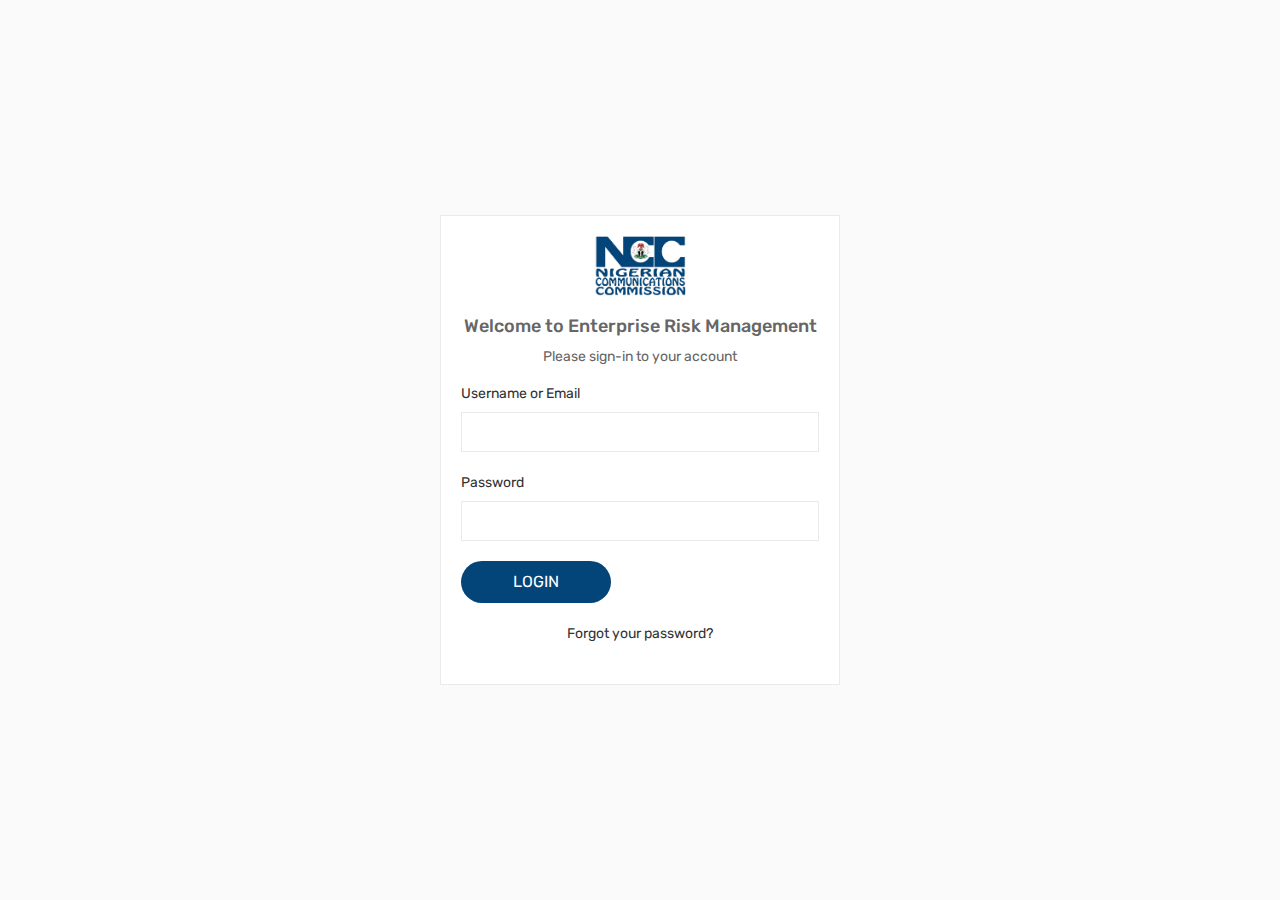
<file: index.html>
﻿<!DOCTYPE html>
<html lang="en">

<head>
    <meta charset="utf-8">
    <meta name="viewport" content="width=device-width, initial-scale=1.0, user-scalable=0">
    
    <title>NCC | Login</title>
    <link rel="stylesheet" type="text/css" href="assets/css/bootstrap.min.css">
    <link rel="stylesheet" type="text/css" href="assets/css/font-awesome.min.css">
    <link rel="stylesheet" type="text/css" href="assets/css/style.css">
    <!--[if lt IE 9]>
		<script src="assets/js/html5shiv.min.js"></script>
		<script src="assets/js/respond.min.js"></script>
	<![endif]-->
</head>

<body>
    <div class="main-wrapper account-wrapper">
        <div class="account-page">
			<div class="account-center">
				<div class="account-box">
                    <form action="dashboard.html" class="form-signin">
						<div class="account-logo">
                            <a href="index.html"><img src="assets/img/logo-dark.png" alt=""></a>
                        </div>
                        <h4 class="text-center">Welcome to Enterprise Risk Management</h4>
                        <p class="text-center">Please sign-in to your account</p>
                        <div class="form-group">
                            <label>Username or Email</label>
                            <input type="text" autofocus="" class="form-control">
                        </div>
                        <div class="form-group">
                            <label>Password</label>
                            <input type="password" class="form-control">
                        </div>
                            <div class="form-group text-left">
                                <button type="submit" class="btn btn-primary account-btn">Login</button>
                            </div>
                            <div class="form-group text-center">
                                <a href="forgot-password.html">Forgot your password?</a>
                            </div>
                    </form>
                </div>
			</div>
        </div>
    </div>
    <script src="assets/js/jquery-3.2.1.min.js"></script>
	<script src="assets/js/popper.min.js"></script>
    <script src="assets/js/bootstrap.min.js"></script>
    <script src="assets/js/app.js"></script>
</body>

</html>
</file>
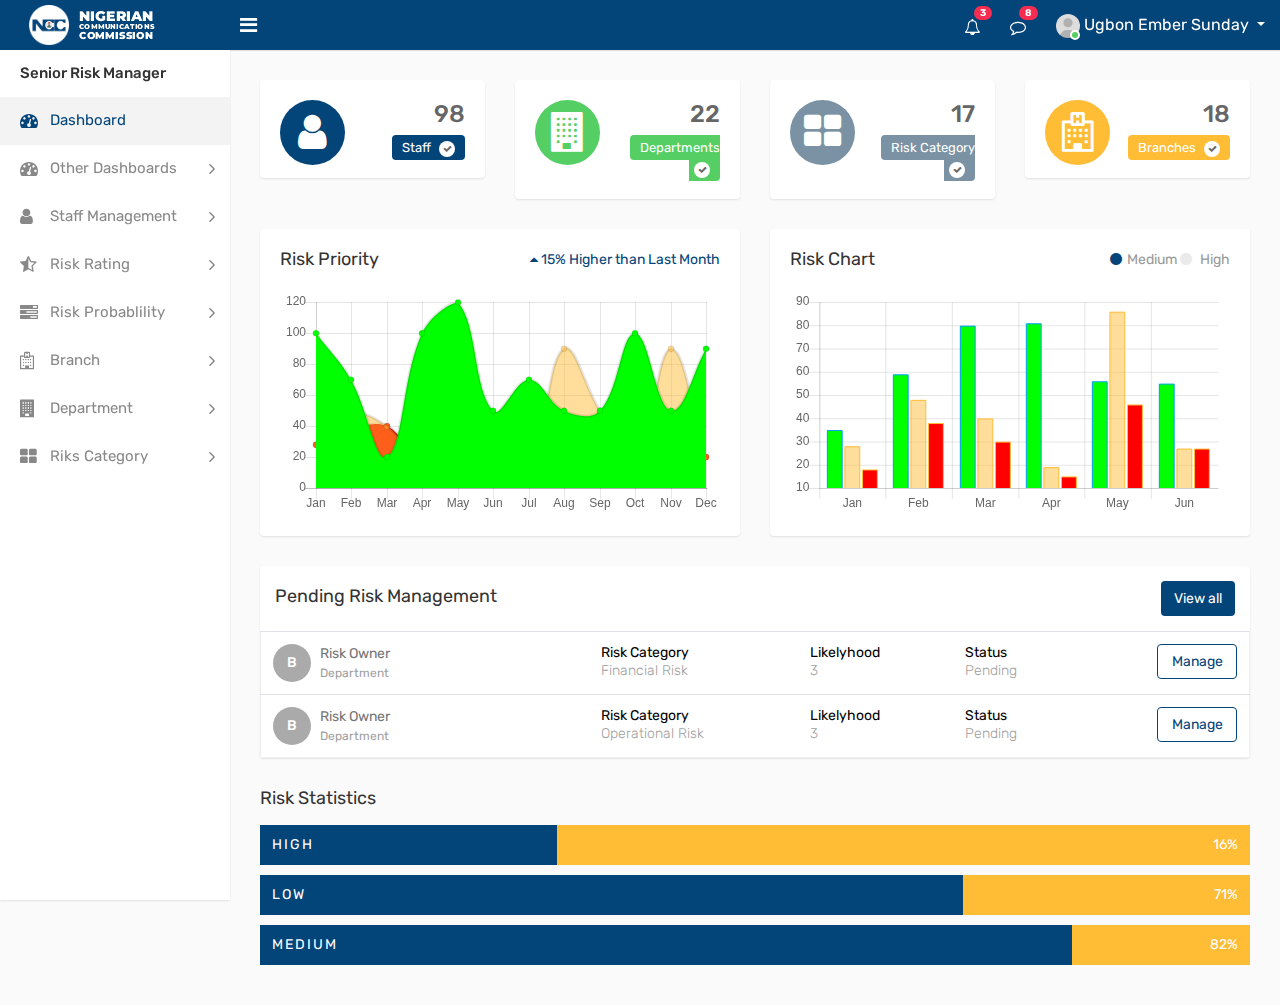
<file: dashboard.html>
﻿<!DOCTYPE html>
<html lang="en">

<head>
    <meta charset="utf-8">
    <meta name="viewport" content="width=device-width, initial-scale=1.0, user-scalable=0">
    
    <title>NCC RISK | Dashboard</title>
    <link href="https://fonts.googleapis.com/icon?family=Material+Icons" rel="stylesheet">
    <link rel="stylesheet" type="text/css" href="assets/css/bootstrap.min.css">
    <link rel="stylesheet" type="text/css" href="assets/css/font-awesome.min.css">
    <link rel="stylesheet" type="text/css" href="assets/css/style.css">
    <!--[if lt IE 9]>
		<script src="assets/js/html5shiv.min.js"></script>
		<script src="assets/js/respond.min.js"></script>
	<![endif]-->
</head>

<body>
    <div class="main-wrapper">
        <div class="header">
			<div class="header-left">
				<a href="dashboard.html" class="logo">
					<img src="assets/img/logo.png" width="40" height="40" alt=""> <span><img src="assets/img/logo2.png" w= alt=""></span>
				</a>
			</div>
			<a id="toggle_btn" href="javascript:void(0);"><i class="fa fa-bars"></i></a>
            <a id="mobile_btn" class="mobile_btn float-left" href="#sidebar"><i class="fa fa-bars"></i></a>
            <ul class="nav user-menu float-right">
                <li class="nav-item dropdown d-none d-sm-block">
                    <a href="#" class="dropdown-toggle nav-link" data-toggle="dropdown"><i class="fa fa-bell-o"></i> <span class="badge badge-pill bg-danger float-right">3</span></a>
                    <div class="dropdown-menu notifications">
                        <div class="topnav-dropdown-header">
                            <span>Notifications</span>
                        </div>
                        <div class="drop-scroll">
                            <ul class="notification-list">
                                <li class="notification-message">
                                    <a href="activities.html">
                                        <div class="media">
											<span class="avatar">
												<img alt="John Doe" src="assets/img/user.jpg" class="img-fluid">
											</span>
											<div class="media-body">
												<p class="noti-details"><span class="noti-title">John Doe</span> added new task <span class="noti-title">Patient appointment booking</span></p>
												<p class="noti-time"><span class="notification-time">4 mins ago</span></p>
											</div>
                                        </div>
                                    </a>
                                </li>
                                <li class="notification-message">
                                    <a href="activities.html">
                                        <div class="media">
											<span class="avatar">V</span>
											<div class="media-body">
												<p class="noti-details"><span class="noti-title">Tarah Shropshire</span> changed the task name <span class="noti-title">Appointment booking with payment gateway</span></p>
												<p class="noti-time"><span class="notification-time">6 mins ago</span></p>
											</div>
                                        </div>
                                    </a>
                                </li>
                                <li class="notification-message">
                                    <a href="activities.html">
                                        <div class="media">
											<span class="avatar">L</span>
											<div class="media-body">
												<p class="noti-details"><span class="noti-title">Misty Tison</span> added <span class="noti-title">Domenic Houston</span> and <span class="noti-title">Claire Mapes</span> to project <span class="noti-title">Doctor available module</span></p>
												<p class="noti-time"><span class="notification-time">8 mins ago</span></p>
											</div>
                                        </div>
                                    </a>
                                </li>
                                <li class="notification-message">
                                    <a href="activities.html">
                                        <div class="media">
											<span class="avatar">G</span>
											<div class="media-body">
												<p class="noti-details"><span class="noti-title">Rolland Webber</span> completed task <span class="noti-title">Patient and Doctor video conferencing</span></p>
												<p class="noti-time"><span class="notification-time">12 mins ago</span></p>
											</div>
                                        </div>
                                    </a>
                                </li>
                                <li class="notification-message">
                                    <a href="activities.html">
                                        <div class="media">
											<span class="avatar">V</span>
											<div class="media-body">
												<p class="noti-details"><span class="noti-title">Bernardo Galaviz</span> added new task <span class="noti-title">Private chat module</span></p>
												<p class="noti-time"><span class="notification-time">2 days ago</span></p>
											</div>
                                        </div>
                                    </a>
                                </li>
                            </ul>
                        </div>
                        <div class="topnav-dropdown-footer">
                            <a href="activities.html">View all Notifications</a>
                        </div>
                    </div>
                </li>
                <li class="nav-item dropdown d-none d-sm-block">
                    <a href="javascript:void(0);" id="open_msg_box" class="hasnotifications nav-link"><i class="fa fa-comment-o"></i> <span class="badge badge-pill bg-danger float-right">8</span></a>
                </li>
                <li class="nav-item dropdown has-arrow">
                    <a href="#" class="dropdown-toggle nav-link user-link" data-toggle="dropdown">
                        <span class="user-img">
							<img class="rounded-circle" src="assets/img/user.jpg" width="24" alt="Admin">
							<span class="status online"></span>
						</span>
						<span>Ugbon Ember Sunday</span>
                    </a>
					<div class="dropdown-menu">
						<a class="dropdown-item" href="#">My Profile</a>
						<a class="dropdown-item" href="edit-profile.html">Edit Profile</a>
						<a class="dropdown-item" href="settings.html">Settings</a>
						<a class="dropdown-item" href="login.html">Logout</a>
					</div>
                </li>
            </ul>
            <div class="dropdown mobile-user-menu float-right">
                <a href="#" class="dropdown-toggle" data-toggle="dropdown" aria-expanded="false"><i class="fa fa-ellipsis-v"></i></a>
                <div class="dropdown-menu dropdown-menu-right">
                    <a class="dropdown-item" href="profile.html">My Profile</a>
                    <a class="dropdown-item" href="edit-profile.html">Edit Profile</a>
                    <a class="dropdown-item" href="settings.html">Settings</a>
                    <a class="dropdown-item" href="login.html">Logout</a>
                </div>
            </div>
        </div>
        <div class="sidebar" id="sidebar">
            <div class="sidebar-inner slimscroll">
                <div id="sidebar-menu" class="sidebar-menu">
                    <ul>
                        <li class="menu-title">Senior Risk Manager</li>
                        <li class="active">
                            <a href="dashboard.html"><i class="fa fa-dashboard"></i> <span>Dashboard</span></a>
                        </li>
                        <li class="submenu">
							<a href="#"><i class="fa fa-dashboard"></i> <span> Other Dashboards </span> <span class="menu-arrow"></span></a>
							<ul style="display: none;">
								<li><a href="RiskChampion/dashboard.html">Risk Champion</a></li>
								<li><a href="RiskOwner/riskowner_dashboard.html">Risk Owners</a></li>
								<li><a href="BranchLevelRiskManager/branchlevel_dashboard.html">Branch Level Manager</a></li>
							</ul>
						</li>
                        <li class="submenu">
							<a href="#"><i class="fa fa-user"></i> <span> Staff Management </span> <span class="menu-arrow"></span></a>
							<ul style="display: none;">
								<li><a href="new-staff.html">Register Staff</a></li>
								<li><a href="staffs.html">Manage Staffs</a></li>
							</ul>
						</li>
                        <li class="submenu">
							<a href="#"><i class="fa fa-star-half-o"></i> <span> Risk Rating </span> <span class="menu-arrow"></span></a>
							<ul style="display: none;">
								<li><a href="new-rating.html">Add Rating</a></li>
								<li><a href="ratings.html">Manage Ratings</a></li>
							</ul>
						</li>
                        <li class="submenu">
							<a href="#"><i class="fa fa-tasks"></i> <span> Risk Probablility </span> <span class="menu-arrow"></span></a>
							<ul style="display: none;">
								<li><a href="#">Add Probability</a></li>
								<li><a href="#">Manage Probability</a></li>
							</ul>
						</li>
                        <li class="submenu">
							<a href="#"><i class="fa fa-hospital-o"></i> <span> Branch </span> <span class="menu-arrow"></span></a>
							<ul style="display: none;">
								<li><a href="#">Create Branch</a></li>
								<li><a href="#">Manage Branch</a></li>
							</ul>
						</li>
                        <li class="submenu">
							<a href="#"><i class="fa fa-building"></i> <span> Department </span> <span class="menu-arrow"></span></a>
							<ul style="display: none;">
								<li><a href="#">Create Department</a></li>
								<li><a href="#">Manage Department</a></li>
							</ul>
						</li>
                        <li class="submenu">
							<a href="#"><i class="fa fa-th-large"></i> <span> Riks Category </span> <span class="menu-arrow"></span></a>
							<ul style="display: none;">
								<li><a href="#">Create Category</a></li>
								<li><a href="#">Manage Categories</a></li>
							</ul>
						</li>                        
                    </ul>
                </div>
            </div>
        </div>
        <div class="page-wrapper">
            <div class="content">
                <div class="row">
                    <div class="col-md-6 col-sm-6 col-lg-6 col-xl-3">
                        <div class="dash-widget">
							<span class="dash-widget-bg1"><i class="fa fa-user" aria-hidden="true"></i></span>
							<div class="dash-widget-info text-right">
								<h3>98</h3>
								<span class="widget-title1">Staff <i class="fa fa-check" aria-hidden="true"></i></span>
							</div>
                        </div>
                    </div>
                    <div class="col-md-6 col-sm-6 col-lg-6 col-xl-3">
                        <div class="dash-widget">
                            <span class="dash-widget-bg2"><i class="fa fa-building"></i></span>
                            <div class="dash-widget-info text-right">
                                <h3>22</h3>
                                <span class="widget-title2">Departments <i class="fa fa-check" aria-hidden="true"></i></span>
                            </div>
                        </div>
                    </div>
                    <div class="col-md-6 col-sm-6 col-lg-6 col-xl-3">
                        <div class="dash-widget">
                            <span class="dash-widget-bg3"><i class="fa fa-th-large" aria-hidden="true"></i></span>
                            <div class="dash-widget-info text-right">
                                <h3>17</h3>
                                <span class="widget-title3">Risk Category <i class="fa fa-check" aria-hidden="true"></i></span>
                            </div>
                        </div>
                    </div>
                    <div class="col-md-6 col-sm-6 col-lg-6 col-xl-3">
                        <div class="dash-widget">
                            <span class="dash-widget-bg4"><i class="fa fa-hospital-o" aria-hidden="true"></i></span>
                            <div class="dash-widget-info text-right">
                                <h3>18</h3>
                                <span class="widget-title4">Branches <i class="fa fa-check" aria-hidden="true"></i></span>
                            </div>
                        </div>
                    </div>
                </div>

                
				<div class="row">
					<div class="col-12 col-md-6 col-lg-6 col-xl-6">
						<div class="card">
							<div class="card-body">
								<div class="chart-title">
									<h4>Risk Priority</h4>
									<span class="float-right"><i class="fa fa-caret-up" aria-hidden="true"></i> 15% Higher than Last Month</span>
								</div>	
								<canvas id="linegraph"></canvas>
							</div>
						</div>
					</div>
					<div class="col-12 col-md-6 col-lg-6 col-xl-6">
						<div class="card">
							<div class="card-body">
								<div class="chart-title">
									<h4>Risk Chart</h4>
									<div class="float-right">
										<ul class="chat-user-total">
											<li><i class="fa fa-circle current-users" aria-hidden="true"></i>Medium</li>
											<li><i class="fa fa-circle old-users" aria-hidden="true"></i> High</li>
										</ul>
									</div>
								</div>	
								<canvas id="bargraph"></canvas>
							</div>
						</div>
					</div>
				</div>
				<div class="row">
					<div class="col-12 col-md-6 col-lg-12 col-xl-12">
						<div class="card">
							<div class="card-header">
								<h4 class="card-title d-inline-block">Pending Risk Management</h4> <a href="appointments.html" class="btn btn-primary float-right">View all</a>
							</div>
							<div class="card-body p-0">
								<div class="table-responsive">
									<table class="table mb-0">
										<thead class="d-none">
											<tr>
												<th>Patient Name</th>
												<th>Doctor Name</th>
												<th>Timing</th>
												<th class="text-right">Status</th>
											</tr>
										</thead>
										<tbody>
											<tr>
												<td style="min-width: 200px;">
													<a class="avatar" href="profile.html">B</a>
													<h2><a href="profile.html">Risk Owner <span>Department</span></a></h2>
												</td>                 
												<td>
													<h5 class="time-title p-0">Risk Category</h5>
													<p>Financial Risk</p>
												</td>
                                                <td>
													<h5 class="time-title p-0">Likelyhood</h5>
													<p>3</p>
												</td>
												<td>
													<h5 class="time-title p-0">Status</h5>
													<p>Pending</p>
												</td>
												<td class="text-right">
													<a href="appointments.html" class="btn btn-outline-primary take-btn">Manage</a>
												</td>
											</tr>
											<tr>
												<td style="min-width: 200px;">
													<a class="avatar" href="profile.html">B</a>
													<h2><a href="#">Risk Owner <span>Department</span></a></h2>
												</td>                 
												<td>
													<h5 class="time-title p-0">Risk Category</h5>
													<p>Operational Risk</p>
												</td>
                                                <td>
													<h5 class="time-title p-0">Likelyhood</h5>
													<p>3</p>
												</td>
												<td>
													<h5 class="time-title p-0">Status</h5>
													<p>Pending</p>
												</td>
												<td class="text-right">
													<a href="appointments.html" class="btn btn-outline-primary take-btn">Manage</a>
												</td>
											</tr>
										</tbody>
									</table>
								</div>
							</div>
						</div>
					</div>
				</div>
				<div class="row">
					<div class="col-12 col-md-12 col-lg-12 col-xl-12">
						<div class="hospital-barchart">
							<h4 class="card-title d-inline-block">Risk Statistics</h4>
						</div>
						<div class="bar-chart">
							<div class="chart clearfix">
								<div class="item">
									<div class="bar">
										<span class="percent">16%</span>
										<div class="item-progress" data-percent="30">
											<span class="title">High</span>
										</div>
									</div>
								</div>
								<div class="item">
									<div class="bar">
										<span class="percent">71%</span>
										<div class="item-progress" data-percent="71">
											<span class="title">Low</span>
										</div>
									</div>
								</div>
								<div class="item">
									<div class="bar">
										<span class="percent">82%</span>
										<div class="item-progress" data-percent="82">
											<span class="title">Medium</span>
										</div>
									</div>
								</div>
							</div>
						</div>
					 </div>
				</div>
            </div>
            <div class="notification-box">
                <div class="msg-sidebar notifications msg-noti">
                    <div class="topnav-dropdown-header">
                        <span>Messages</span>
                    </div>
                    <div class="drop-scroll msg-list-scroll" id="msg_list">
                        <ul class="list-box">
                            <li>
                                <a href="chat.html">
                                    <div class="list-item">
                                        <div class="list-left">
                                            <span class="avatar">R</span>
                                        </div>
                                        <div class="list-body">
                                            <span class="message-author">Richard Miles </span>
                                            <span class="message-time">12:28 AM</span>
                                            <div class="clearfix"></div>
                                            <span class="message-content">Lorem ipsum dolor sit amet, consectetur adipiscing</span>
                                        </div>
                                    </div>
                                </a>
                            </li>
                            <li>
                                <a href="chat.html">
                                    <div class="list-item new-message">
                                        <div class="list-left">
                                            <span class="avatar">J</span>
                                        </div>
                                        <div class="list-body">
                                            <span class="message-author">John Doe</span>
                                            <span class="message-time">1 Aug</span>
                                            <div class="clearfix"></div>
                                            <span class="message-content">Lorem ipsum dolor sit amet, consectetur adipiscing</span>
                                        </div>
                                    </div>
                                </a>
                            </li>
                            <li>
                                <a href="chat.html">
                                    <div class="list-item">
                                        <div class="list-left">
                                            <span class="avatar">T</span>
                                        </div>
                                        <div class="list-body">
                                            <span class="message-author"> Tarah Shropshire </span>
                                            <span class="message-time">12:28 AM</span>
                                            <div class="clearfix"></div>
                                            <span class="message-content">Lorem ipsum dolor sit amet, consectetur adipiscing</span>
                                        </div>
                                    </div>
                                </a>
                            </li>
                            <li>
                                <a href="chat.html">
                                    <div class="list-item">
                                        <div class="list-left">
                                            <span class="avatar">M</span>
                                        </div>
                                        <div class="list-body">
                                            <span class="message-author">Mike Litorus</span>
                                            <span class="message-time">12:28 AM</span>
                                            <div class="clearfix"></div>
                                            <span class="message-content">Lorem ipsum dolor sit amet, consectetur adipiscing</span>
                                        </div>
                                    </div>
                                </a>
                            </li>
                            <li>
                                <a href="chat.html">
                                    <div class="list-item">
                                        <div class="list-left">
                                            <span class="avatar">C</span>
                                        </div>
                                        <div class="list-body">
                                            <span class="message-author"> Catherine Manseau </span>
                                            <span class="message-time">12:28 AM</span>
                                            <div class="clearfix"></div>
                                            <span class="message-content">Lorem ipsum dolor sit amet, consectetur adipiscing</span>
                                        </div>
                                    </div>
                                </a>
                            </li>
                            <li>
                                <a href="chat.html">
                                    <div class="list-item">
                                        <div class="list-left">
                                            <span class="avatar">D</span>
                                        </div>
                                        <div class="list-body">
                                            <span class="message-author"> Domenic Houston </span>
                                            <span class="message-time">12:28 AM</span>
                                            <div class="clearfix"></div>
                                            <span class="message-content">Lorem ipsum dolor sit amet, consectetur adipiscing</span>
                                        </div>
                                    </div>
                                </a>
                            </li>
                            <li>
                                <a href="chat.html">
                                    <div class="list-item">
                                        <div class="list-left">
                                            <span class="avatar">B</span>
                                        </div>
                                        <div class="list-body">
                                            <span class="message-author"> Buster Wigton </span>
                                            <span class="message-time">12:28 AM</span>
                                            <div class="clearfix"></div>
                                            <span class="message-content">Lorem ipsum dolor sit amet, consectetur adipiscing</span>
                                        </div>
                                    </div>
                                </a>
                            </li>
                            <li>
                                <a href="chat.html">
                                    <div class="list-item">
                                        <div class="list-left">
                                            <span class="avatar">R</span>
                                        </div>
                                        <div class="list-body">
                                            <span class="message-author"> Rolland Webber </span>
                                            <span class="message-time">12:28 AM</span>
                                            <div class="clearfix"></div>
                                            <span class="message-content">Lorem ipsum dolor sit amet, consectetur adipiscing</span>
                                        </div>
                                    </div>
                                </a>
                            </li>
                            <li>
                                <a href="chat.html">
                                    <div class="list-item">
                                        <div class="list-left">
                                            <span class="avatar">C</span>
                                        </div>
                                        <div class="list-body">
                                            <span class="message-author"> Claire Mapes </span>
                                            <span class="message-time">12:28 AM</span>
                                            <div class="clearfix"></div>
                                            <span class="message-content">Lorem ipsum dolor sit amet, consectetur adipiscing</span>
                                        </div>
                                    </div>
                                </a>
                            </li>
                            <li>
                                <a href="chat.html">
                                    <div class="list-item">
                                        <div class="list-left">
                                            <span class="avatar">M</span>
                                        </div>
                                        <div class="list-body">
                                            <span class="message-author">Melita Faucher</span>
                                            <span class="message-time">12:28 AM</span>
                                            <div class="clearfix"></div>
                                            <span class="message-content">Lorem ipsum dolor sit amet, consectetur adipiscing</span>
                                        </div>
                                    </div>
                                </a>
                            </li>
                            <li>
                                <a href="chat.html">
                                    <div class="list-item">
                                        <div class="list-left">
                                            <span class="avatar">J</span>
                                        </div>
                                        <div class="list-body">
                                            <span class="message-author">Jeffery Lalor</span>
                                            <span class="message-time">12:28 AM</span>
                                            <div class="clearfix"></div>
                                            <span class="message-content">Lorem ipsum dolor sit amet, consectetur adipiscing</span>
                                        </div>
                                    </div>
                                </a>
                            </li>
                            <li>
                                <a href="chat.html">
                                    <div class="list-item">
                                        <div class="list-left">
                                            <span class="avatar">L</span>
                                        </div>
                                        <div class="list-body">
                                            <span class="message-author">Loren Gatlin</span>
                                            <span class="message-time">12:28 AM</span>
                                            <div class="clearfix"></div>
                                            <span class="message-content">Lorem ipsum dolor sit amet, consectetur adipiscing</span>
                                        </div>
                                    </div>
                                </a>
                            </li>
                            <li>
                                <a href="chat.html">
                                    <div class="list-item">
                                        <div class="list-left">
                                            <span class="avatar">T</span>
                                        </div>
                                        <div class="list-body">
                                            <span class="message-author">Tarah Shropshire</span>
                                            <span class="message-time">12:28 AM</span>
                                            <div class="clearfix"></div>
                                            <span class="message-content">Lorem ipsum dolor sit amet, consectetur adipiscing</span>
                                        </div>
                                    </div>
                                </a>
                            </li>
                        </ul>
                    </div>
                    <div class="topnav-dropdown-footer">
                        <a href="chat.html">See all messages</a>
                    </div>
                </div>
            </div>
        </div>
    </div>
    <div class="sidebar-overlay" data-reff=""></div>
    <script src="assets/js/jquery-3.2.1.min.js"></script>
	<script src="assets/js/popper.min.js"></script>
    <script src="assets/js/bootstrap.min.js"></script>
    <script src="assets/js/jquery.slimscroll.js"></script>
    <script src="assets/js/Chart.bundle.js"></script>
    <script src="assets/js/chart.js"></script>
    <script src="assets/js/app.js"></script>

</body>

</html>
</file>
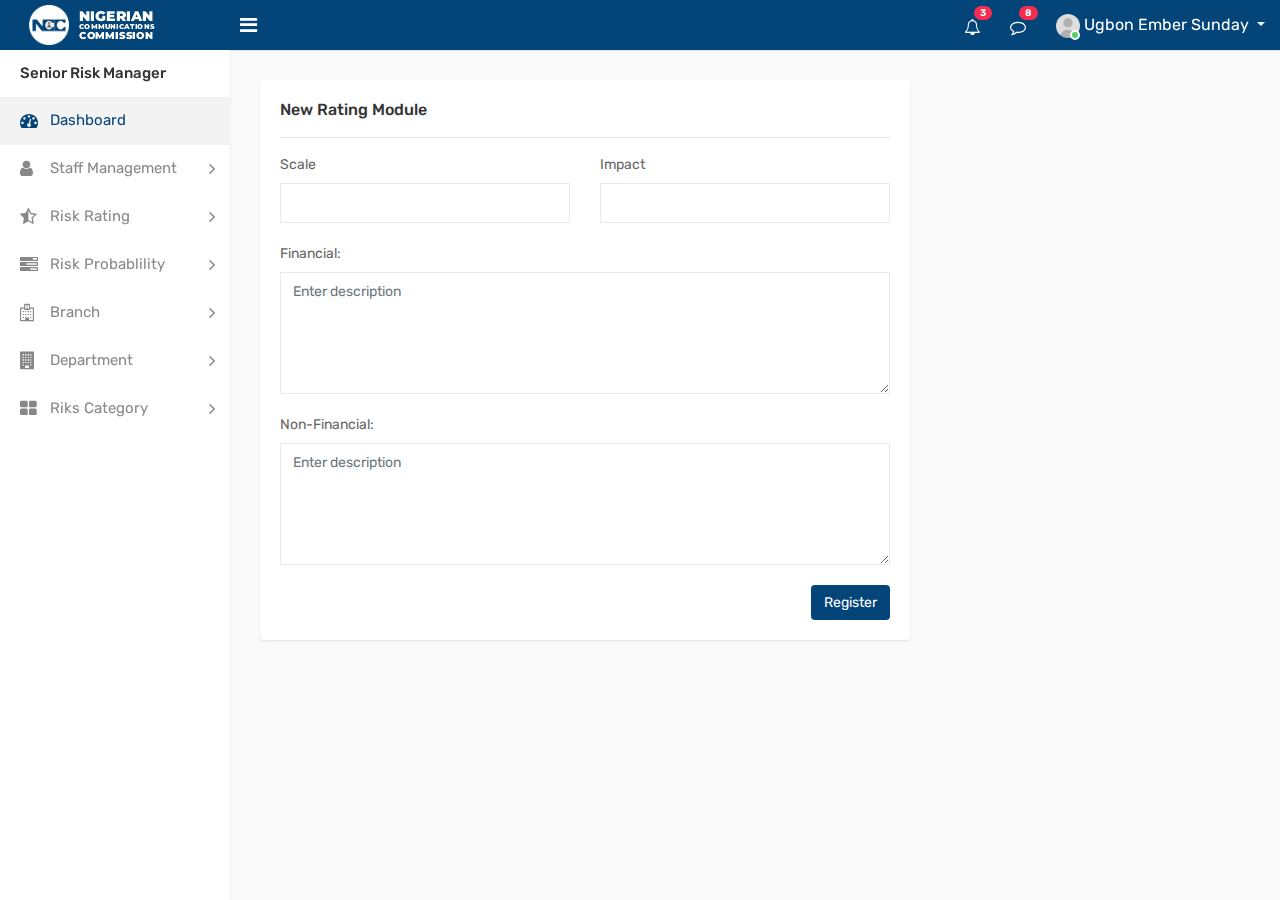
<file: new-rating.html>
<!DOCTYPE html>
<html lang="en">

<head>
    <meta charset="utf-8">
    <meta name="viewport" content="width=device-width, initial-scale=1.0, user-scalable=0">
    
    <title>NCC RISK | Dashboard</title>
    <link href="https://fonts.googleapis.com/icon?family=Material+Icons" rel="stylesheet">
    <link rel="stylesheet" type="text/css" href="assets/css/bootstrap.min.css">
    <link rel="stylesheet" type="text/css" href="assets/css/font-awesome.min.css">
    <link rel="stylesheet" type="text/css" href="assets/css/style.css">
    <!--[if lt IE 9]>
		<script src="assets/js/html5shiv.min.js"></script>
		<script src="assets/js/respond.min.js"></script>
	<![endif]-->
</head>

<body>
    <div class="main-wrapper">
        <div class="header">
			<div class="header-left">
				<a href="dashboard.html" class="logo">
					<img src="assets/img/logo.png" width="40" height="40" alt=""> <span><img src="assets/img/logo2.png" w= alt=""></span>
				</a>
			</div>
			<a id="toggle_btn" href="javascript:void(0);"><i class="fa fa-bars"></i></a>
            <a id="mobile_btn" class="mobile_btn float-left" href="#sidebar"><i class="fa fa-bars"></i></a>
            <ul class="nav user-menu float-right">
                <li class="nav-item dropdown d-none d-sm-block">
                    <a href="#" class="dropdown-toggle nav-link" data-toggle="dropdown"><i class="fa fa-bell-o"></i> <span class="badge badge-pill bg-danger float-right">3</span></a>
                    <div class="dropdown-menu notifications">
                        <div class="topnav-dropdown-header">
                            <span>Notifications</span>
                        </div>
                        <div class="drop-scroll">
                            <ul class="notification-list">
                                <li class="notification-message">
                                    <a href="activities.html">
                                        <div class="media">
											<span class="avatar">
												<img alt="John Doe" src="assets/img/user.jpg" class="img-fluid">
											</span>
											<div class="media-body">
												<p class="noti-details"><span class="noti-title">John Doe</span> added new task <span class="noti-title">Patient appointment booking</span></p>
												<p class="noti-time"><span class="notification-time">4 mins ago</span></p>
											</div>
                                        </div>
                                    </a>
                                </li>
                                <li class="notification-message">
                                    <a href="activities.html">
                                        <div class="media">
											<span class="avatar">V</span>
											<div class="media-body">
												<p class="noti-details"><span class="noti-title">Tarah Shropshire</span> changed the task name <span class="noti-title">Appointment booking with payment gateway</span></p>
												<p class="noti-time"><span class="notification-time">6 mins ago</span></p>
											</div>
                                        </div>
                                    </a>
                                </li>
                                <li class="notification-message">
                                    <a href="activities.html">
                                        <div class="media">
											<span class="avatar">L</span>
											<div class="media-body">
												<p class="noti-details"><span class="noti-title">Misty Tison</span> added <span class="noti-title">Domenic Houston</span> and <span class="noti-title">Claire Mapes</span> to project <span class="noti-title">Doctor available module</span></p>
												<p class="noti-time"><span class="notification-time">8 mins ago</span></p>
											</div>
                                        </div>
                                    </a>
                                </li>
                                <li class="notification-message">
                                    <a href="activities.html">
                                        <div class="media">
											<span class="avatar">G</span>
											<div class="media-body">
												<p class="noti-details"><span class="noti-title">Rolland Webber</span> completed task <span class="noti-title">Patient and Doctor video conferencing</span></p>
												<p class="noti-time"><span class="notification-time">12 mins ago</span></p>
											</div>
                                        </div>
                                    </a>
                                </li>
                                <li class="notification-message">
                                    <a href="activities.html">
                                        <div class="media">
											<span class="avatar">V</span>
											<div class="media-body">
												<p class="noti-details"><span class="noti-title">Bernardo Galaviz</span> added new task <span class="noti-title">Private chat module</span></p>
												<p class="noti-time"><span class="notification-time">2 days ago</span></p>
											</div>
                                        </div>
                                    </a>
                                </li>
                            </ul>
                        </div>
                        <div class="topnav-dropdown-footer">
                            <a href="activities.html">View all Notifications</a>
                        </div>
                    </div>
                </li>
                <li class="nav-item dropdown d-none d-sm-block">
                    <a href="javascript:void(0);" id="open_msg_box" class="hasnotifications nav-link"><i class="fa fa-comment-o"></i> <span class="badge badge-pill bg-danger float-right">8</span></a>
                </li>
                <li class="nav-item dropdown has-arrow">
                    <a href="#" class="dropdown-toggle nav-link user-link" data-toggle="dropdown">
                        <span class="user-img">
							<img class="rounded-circle" src="assets/img/user.jpg" width="24" alt="Admin">
							<span class="status online"></span>
						</span>
						<span>Ugbon Ember Sunday</span>
                    </a>
					<div class="dropdown-menu">
						<a class="dropdown-item" href="profile.html">My Profile</a>
						<a class="dropdown-item" href="edit-profile.html">Edit Profile</a>
						<a class="dropdown-item" href="settings.html">Settings</a>
						<a class="dropdown-item" href="login.html">Logout</a>
					</div>
                </li>
            </ul>
            <div class="dropdown mobile-user-menu float-right">
                <a href="#" class="dropdown-toggle" data-toggle="dropdown" aria-expanded="false"><i class="fa fa-ellipsis-v"></i></a>
                <div class="dropdown-menu dropdown-menu-right">
                    <a class="dropdown-item" href="profile.html">My Profile</a>
                    <a class="dropdown-item" href="edit-profile.html">Edit Profile</a>
                    <a class="dropdown-item" href="settings.html">Settings</a>
                    <a class="dropdown-item" href="login.html">Logout</a>
                </div>
            </div>
        </div>
        <div class="sidebar" id="sidebar">
            <div class="sidebar-inner slimscroll">
                <div id="sidebar-menu" class="sidebar-menu">
                    <ul>
                        <li class="menu-title">Senior Risk Manager</li>
                        <li class="active">
                            <a href="dashboard.html"><i class="fa fa-dashboard"></i> <span>Dashboard</span></a>
                        </li>
                        <li class="submenu">
							<a href="#"><i class="fa fa-user"></i> <span> Staff Management </span> <span class="menu-arrow"></span></a>
							<ul style="display: none;">
								<li><a href="#">Register Staff</a></li>
								<li><a href="staffs.html">Manage Staffs</a></li>
							</ul>
						</li>
                        <li class="submenu">
							<a href="#"><i class="fa fa-star-half-o"></i> <span> Risk Rating </span> <span class="menu-arrow"></span></a>
							<ul style="display: none;">
								<li><a href="new-rating.html">Add Rating</a></li>
								<li><a href="ratings.html">Manage Ratings</a></li>
							</ul>
						</li>
                        <li class="submenu">
							<a href="#"><i class="fa fa-tasks"></i> <span> Risk Probablility </span> <span class="menu-arrow"></span></a>
							<ul style="display: none;">
								<li><a href="#">Add Probability</a></li>
								<li><a href="#">Manage Probability</a></li>
							</ul>
						</li>
                        <li class="submenu">
							<a href="#"><i class="fa fa-hospital-o"></i> <span> Branch </span> <span class="menu-arrow"></span></a>
							<ul style="display: none;">
								<li><a href="#">Create Branch</a></li>
								<li><a href="#">Manage Branch</a></li>
							</ul>
						</li>
                        <li class="submenu">
							<a href="#"><i class="fa fa-building"></i> <span> Department </span> <span class="menu-arrow"></span></a>
							<ul style="display: none;">
								<li><a href="#">Create Department</a></li>
								<li><a href="#">Manage Department</a></li>
							</ul>
						</li>
                        <li class="submenu">
							<a href="#"><i class="fa fa-th-large"></i> <span> Riks Category </span> <span class="menu-arrow"></span></a>
							<ul style="display: none;">
								<li><a href="#">Create Category</a></li>
								<li><a href="#">Manage Categories</a></li>
							</ul>
						</li>                        
                    </ul>
                </div>
            </div>
        </div>
        <div class="page-wrapper">

            <div class="content">
                <div class="row">
                    <div class="col-md-8">
                        <div class="card-box">
                            <h4 class="card-title">New Rating Module</h4><hr>
                            <form action="#">
                                <div class="row">
                                    <div class="col-md-6">
                                        <div class="form-group">
                                            <label>Scale</label>
                                            <input type="text" class="form-control">
                                        </div>
                                    </div>
                                    <div class="col-md-6">
                                        <div class="form-group">
                                            <label>Impact</label>
                                            <input type="text" class="form-control">
                                        </div>
                                    </div>
                                </div>
                                <div class="form-group">
                                    <label>Financial:</label>
                                    <textarea rows="5" cols="5" class="form-control" placeholder="Enter description"></textarea>
                                </div>
                                <div class="form-group">
                                    <label>Non-Financial:</label>
                                    <textarea rows="5" cols="5" class="form-control" placeholder="Enter description"></textarea>
                                </div>                             
                                <div class="text-right">
                                    <button type="submit" class="btn btn-primary">Register</button>
                                </div>
                            </form>
                        </div>
                    </div>
                    
                </div>
                
                
            </div>
            <div class="notification-box">
                <div class="msg-sidebar notifications msg-noti">
                    <div class="topnav-dropdown-header">
                        <span>Messages</span>
                    </div>
                    <div class="drop-scroll msg-list-scroll" id="msg_list">
                        <ul class="list-box">
                            <li>
                                <a href="chat.html">
                                    <div class="list-item">
                                        <div class="list-left">
                                            <span class="avatar">R</span>
                                        </div>
                                        <div class="list-body">
                                            <span class="message-author">Richard Miles </span>
                                            <span class="message-time">12:28 AM</span>
                                            <div class="clearfix"></div>
                                            <span class="message-content">Lorem ipsum dolor sit amet, consectetur adipiscing</span>
                                        </div>
                                    </div>
                                </a>
                            </li>
                            <li>
                                <a href="chat.html">
                                    <div class="list-item new-message">
                                        <div class="list-left">
                                            <span class="avatar">J</span>
                                        </div>
                                        <div class="list-body">
                                            <span class="message-author">John Doe</span>
                                            <span class="message-time">1 Aug</span>
                                            <div class="clearfix"></div>
                                            <span class="message-content">Lorem ipsum dolor sit amet, consectetur adipiscing</span>
                                        </div>
                                    </div>
                                </a>
                            </li>
                            <li>
                                <a href="chat.html">
                                    <div class="list-item">
                                        <div class="list-left">
                                            <span class="avatar">T</span>
                                        </div>
                                        <div class="list-body">
                                            <span class="message-author"> Tarah Shropshire </span>
                                            <span class="message-time">12:28 AM</span>
                                            <div class="clearfix"></div>
                                            <span class="message-content">Lorem ipsum dolor sit amet, consectetur adipiscing</span>
                                        </div>
                                    </div>
                                </a>
                            </li>
                            <li>
                                <a href="chat.html">
                                    <div class="list-item">
                                        <div class="list-left">
                                            <span class="avatar">M</span>
                                        </div>
                                        <div class="list-body">
                                            <span class="message-author">Mike Litorus</span>
                                            <span class="message-time">12:28 AM</span>
                                            <div class="clearfix"></div>
                                            <span class="message-content">Lorem ipsum dolor sit amet, consectetur adipiscing</span>
                                        </div>
                                    </div>
                                </a>
                            </li>
                            <li>
                                <a href="chat.html">
                                    <div class="list-item">
                                        <div class="list-left">
                                            <span class="avatar">C</span>
                                        </div>
                                        <div class="list-body">
                                            <span class="message-author"> Catherine Manseau </span>
                                            <span class="message-time">12:28 AM</span>
                                            <div class="clearfix"></div>
                                            <span class="message-content">Lorem ipsum dolor sit amet, consectetur adipiscing</span>
                                        </div>
                                    </div>
                                </a>
                            </li>
                            <li>
                                <a href="chat.html">
                                    <div class="list-item">
                                        <div class="list-left">
                                            <span class="avatar">D</span>
                                        </div>
                                        <div class="list-body">
                                            <span class="message-author"> Domenic Houston </span>
                                            <span class="message-time">12:28 AM</span>
                                            <div class="clearfix"></div>
                                            <span class="message-content">Lorem ipsum dolor sit amet, consectetur adipiscing</span>
                                        </div>
                                    </div>
                                </a>
                            </li>
                            <li>
                                <a href="chat.html">
                                    <div class="list-item">
                                        <div class="list-left">
                                            <span class="avatar">B</span>
                                        </div>
                                        <div class="list-body">
                                            <span class="message-author"> Buster Wigton </span>
                                            <span class="message-time">12:28 AM</span>
                                            <div class="clearfix"></div>
                                            <span class="message-content">Lorem ipsum dolor sit amet, consectetur adipiscing</span>
                                        </div>
                                    </div>
                                </a>
                            </li>
                            <li>
                                <a href="chat.html">
                                    <div class="list-item">
                                        <div class="list-left">
                                            <span class="avatar">R</span>
                                        </div>
                                        <div class="list-body">
                                            <span class="message-author"> Rolland Webber </span>
                                            <span class="message-time">12:28 AM</span>
                                            <div class="clearfix"></div>
                                            <span class="message-content">Lorem ipsum dolor sit amet, consectetur adipiscing</span>
                                        </div>
                                    </div>
                                </a>
                            </li>
                            <li>
                                <a href="chat.html">
                                    <div class="list-item">
                                        <div class="list-left">
                                            <span class="avatar">C</span>
                                        </div>
                                        <div class="list-body">
                                            <span class="message-author"> Claire Mapes </span>
                                            <span class="message-time">12:28 AM</span>
                                            <div class="clearfix"></div>
                                            <span class="message-content">Lorem ipsum dolor sit amet, consectetur adipiscing</span>
                                        </div>
                                    </div>
                                </a>
                            </li>
                            <li>
                                <a href="chat.html">
                                    <div class="list-item">
                                        <div class="list-left">
                                            <span class="avatar">M</span>
                                        </div>
                                        <div class="list-body">
                                            <span class="message-author">Melita Faucher</span>
                                            <span class="message-time">12:28 AM</span>
                                            <div class="clearfix"></div>
                                            <span class="message-content">Lorem ipsum dolor sit amet, consectetur adipiscing</span>
                                        </div>
                                    </div>
                                </a>
                            </li>
                            <li>
                                <a href="chat.html">
                                    <div class="list-item">
                                        <div class="list-left">
                                            <span class="avatar">J</span>
                                        </div>
                                        <div class="list-body">
                                            <span class="message-author">Jeffery Lalor</span>
                                            <span class="message-time">12:28 AM</span>
                                            <div class="clearfix"></div>
                                            <span class="message-content">Lorem ipsum dolor sit amet, consectetur adipiscing</span>
                                        </div>
                                    </div>
                                </a>
                            </li>
                            <li>
                                <a href="chat.html">
                                    <div class="list-item">
                                        <div class="list-left">
                                            <span class="avatar">L</span>
                                        </div>
                                        <div class="list-body">
                                            <span class="message-author">Loren Gatlin</span>
                                            <span class="message-time">12:28 AM</span>
                                            <div class="clearfix"></div>
                                            <span class="message-content">Lorem ipsum dolor sit amet, consectetur adipiscing</span>
                                        </div>
                                    </div>
                                </a>
                            </li>
                            <li>
                                <a href="chat.html">
                                    <div class="list-item">
                                        <div class="list-left">
                                            <span class="avatar">T</span>
                                        </div>
                                        <div class="list-body">
                                            <span class="message-author">Tarah Shropshire</span>
                                            <span class="message-time">12:28 AM</span>
                                            <div class="clearfix"></div>
                                            <span class="message-content">Lorem ipsum dolor sit amet, consectetur adipiscing</span>
                                        </div>
                                    </div>
                                </a>
                            </li>
                        </ul>
                    </div>
                    <div class="topnav-dropdown-footer">
                        <a href="chat.html">See all messages</a>
                    </div>
                </div>
            </div>
        </div>
    </div>
    <div class="sidebar-overlay" data-reff=""></div>
    <script src="assets/js/jquery-3.2.1.min.js"></script>
	<script src="assets/js/popper.min.js"></script>
    <script src="assets/js/bootstrap.min.js"></script>
    <script src="assets/js/jquery.slimscroll.js"></script>
    <script src="assets/js/Chart.bundle.js"></script>
    <script src="assets/js/chart.js"></script>
    <script src="assets/js/app.js"></script>

</body>

</html>
</file>
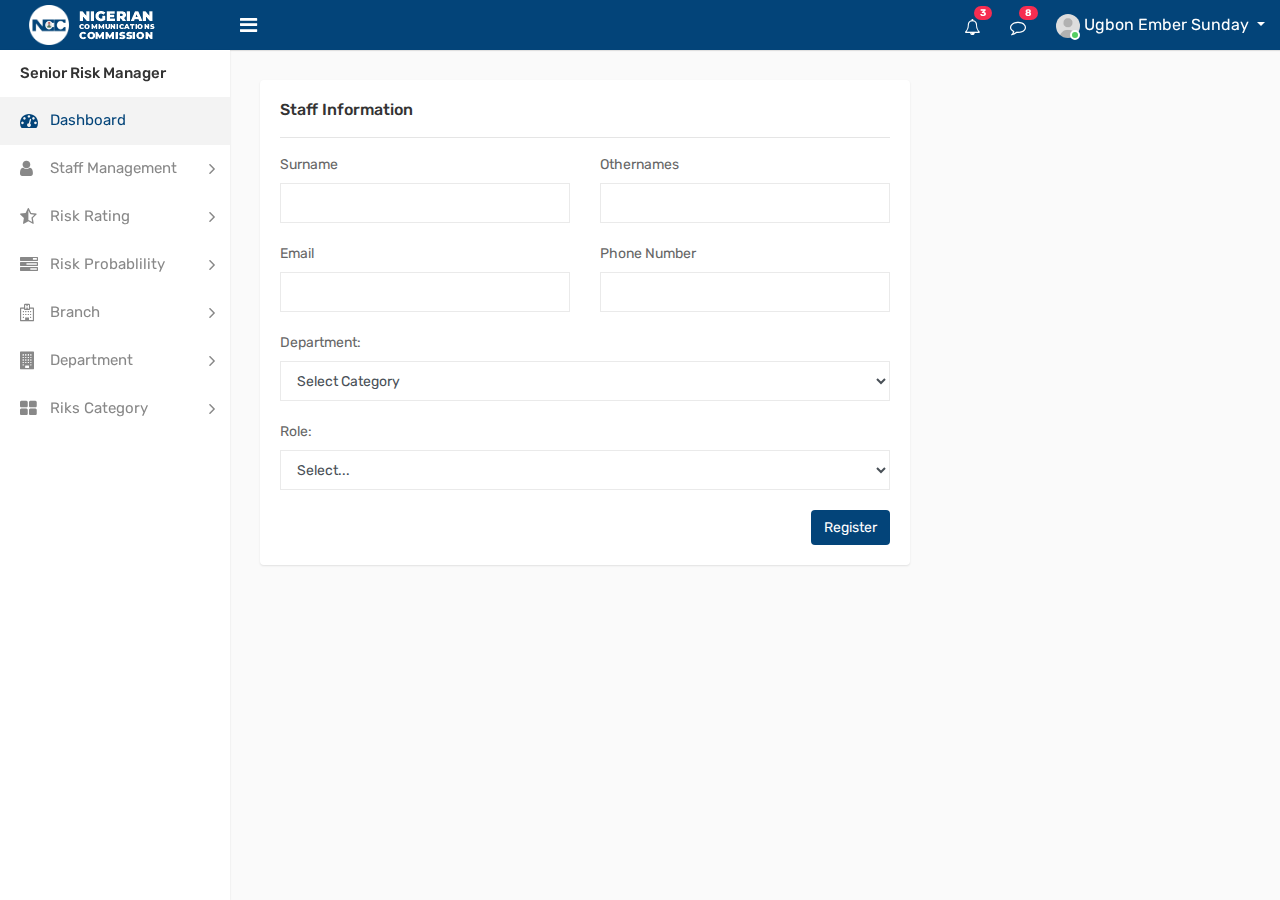
<file: new-staff.html>
<!DOCTYPE html>
<html lang="en">

<head>
    <meta charset="utf-8">
    <meta name="viewport" content="width=device-width, initial-scale=1.0, user-scalable=0">
    
    <title>NCC RISK | Dashboard</title>
    <link href="https://fonts.googleapis.com/icon?family=Material+Icons" rel="stylesheet">
    <link rel="stylesheet" type="text/css" href="assets/css/bootstrap.min.css">
    <link rel="stylesheet" type="text/css" href="assets/css/font-awesome.min.css">
    <link rel="stylesheet" type="text/css" href="assets/css/style.css">
    <!--[if lt IE 9]>
		<script src="assets/js/html5shiv.min.js"></script>
		<script src="assets/js/respond.min.js"></script>
	<![endif]-->
</head>

<body>
    <div class="main-wrapper">
        <div class="header">
			<div class="header-left">
				<a href="dashboard.html" class="logo">
					<img src="assets/img/logo.png" width="40" height="40" alt=""> <span><img src="assets/img/logo2.png" w= alt=""></span>
				</a>
			</div>
			<a id="toggle_btn" href="javascript:void(0);"><i class="fa fa-bars"></i></a>
            <a id="mobile_btn" class="mobile_btn float-left" href="#sidebar"><i class="fa fa-bars"></i></a>
            <ul class="nav user-menu float-right">
                <li class="nav-item dropdown d-none d-sm-block">
                    <a href="#" class="dropdown-toggle nav-link" data-toggle="dropdown"><i class="fa fa-bell-o"></i> <span class="badge badge-pill bg-danger float-right">3</span></a>
                    <div class="dropdown-menu notifications">
                        <div class="topnav-dropdown-header">
                            <span>Notifications</span>
                        </div>
                        <div class="drop-scroll">
                            <ul class="notification-list">
                                <li class="notification-message">
                                    <a href="activities.html">
                                        <div class="media">
											<span class="avatar">
												<img alt="John Doe" src="assets/img/user.jpg" class="img-fluid">
											</span>
											<div class="media-body">
												<p class="noti-details"><span class="noti-title">John Doe</span> added new task <span class="noti-title">Patient appointment booking</span></p>
												<p class="noti-time"><span class="notification-time">4 mins ago</span></p>
											</div>
                                        </div>
                                    </a>
                                </li>
                                <li class="notification-message">
                                    <a href="activities.html">
                                        <div class="media">
											<span class="avatar">V</span>
											<div class="media-body">
												<p class="noti-details"><span class="noti-title">Tarah Shropshire</span> changed the task name <span class="noti-title">Appointment booking with payment gateway</span></p>
												<p class="noti-time"><span class="notification-time">6 mins ago</span></p>
											</div>
                                        </div>
                                    </a>
                                </li>
                                <li class="notification-message">
                                    <a href="activities.html">
                                        <div class="media">
											<span class="avatar">L</span>
											<div class="media-body">
												<p class="noti-details"><span class="noti-title">Misty Tison</span> added <span class="noti-title">Domenic Houston</span> and <span class="noti-title">Claire Mapes</span> to project <span class="noti-title">Doctor available module</span></p>
												<p class="noti-time"><span class="notification-time">8 mins ago</span></p>
											</div>
                                        </div>
                                    </a>
                                </li>
                                <li class="notification-message">
                                    <a href="activities.html">
                                        <div class="media">
											<span class="avatar">G</span>
											<div class="media-body">
												<p class="noti-details"><span class="noti-title">Rolland Webber</span> completed task <span class="noti-title">Patient and Doctor video conferencing</span></p>
												<p class="noti-time"><span class="notification-time">12 mins ago</span></p>
											</div>
                                        </div>
                                    </a>
                                </li>
                                <li class="notification-message">
                                    <a href="activities.html">
                                        <div class="media">
											<span class="avatar">V</span>
											<div class="media-body">
												<p class="noti-details"><span class="noti-title">Bernardo Galaviz</span> added new task <span class="noti-title">Private chat module</span></p>
												<p class="noti-time"><span class="notification-time">2 days ago</span></p>
											</div>
                                        </div>
                                    </a>
                                </li>
                            </ul>
                        </div>
                        <div class="topnav-dropdown-footer">
                            <a href="activities.html">View all Notifications</a>
                        </div>
                    </div>
                </li>
                <li class="nav-item dropdown d-none d-sm-block">
                    <a href="javascript:void(0);" id="open_msg_box" class="hasnotifications nav-link"><i class="fa fa-comment-o"></i> <span class="badge badge-pill bg-danger float-right">8</span></a>
                </li>
                <li class="nav-item dropdown has-arrow">
                    <a href="#" class="dropdown-toggle nav-link user-link" data-toggle="dropdown">
                        <span class="user-img">
							<img class="rounded-circle" src="assets/img/user.jpg" width="24" alt="Admin">
							<span class="status online"></span>
						</span>
						<span>Ugbon Ember Sunday</span>
                    </a>
					<div class="dropdown-menu">
						<a class="dropdown-item" href="profile.html">My Profile</a>
						<a class="dropdown-item" href="edit-profile.html">Edit Profile</a>
						<a class="dropdown-item" href="settings.html">Settings</a>
						<a class="dropdown-item" href="login.html">Logout</a>
					</div>
                </li>
            </ul>
            <div class="dropdown mobile-user-menu float-right">
                <a href="#" class="dropdown-toggle" data-toggle="dropdown" aria-expanded="false"><i class="fa fa-ellipsis-v"></i></a>
                <div class="dropdown-menu dropdown-menu-right">
                    <a class="dropdown-item" href="profile.html">My Profile</a>
                    <a class="dropdown-item" href="edit-profile.html">Edit Profile</a>
                    <a class="dropdown-item" href="settings.html">Settings</a>
                    <a class="dropdown-item" href="login.html">Logout</a>
                </div>
            </div>
        </div>
        <div class="sidebar" id="sidebar">
            <div class="sidebar-inner slimscroll">
                <div id="sidebar-menu" class="sidebar-menu">
                    <ul>
                        <li class="menu-title">Senior Risk Manager</li>
                        <li class="active">
                            <a href="dashboard.html"><i class="fa fa-dashboard"></i> <span>Dashboard</span></a>
                        </li>
                        <li class="submenu">
							<a href="#"><i class="fa fa-user"></i> <span> Staff Management </span> <span class="menu-arrow"></span></a>
							<ul style="display: none;">
								<li><a href="#">Register Staff</a></li>
								<li><a href="staffs.html">Manage Staffs</a></li>
							</ul>
						</li>
                        <li class="submenu">
							<a href="#"><i class="fa fa-star-half-o"></i> <span> Risk Rating </span> <span class="menu-arrow"></span></a>
							<ul style="display: none;">
								<li><a href="new-rating.html">Add Rating</a></li>
								<li><a href="ratings.html">Manage Ratings</a></li>
							</ul>
						</li>
                        <li class="submenu">
							<a href="#"><i class="fa fa-tasks"></i> <span> Risk Probablility </span> <span class="menu-arrow"></span></a>
							<ul style="display: none;">
								<li><a href="#">Add Probability</a></li>
								<li><a href="#">Manage Probability</a></li>
							</ul>
						</li>
                        <li class="submenu">
							<a href="#"><i class="fa fa-hospital-o"></i> <span> Branch </span> <span class="menu-arrow"></span></a>
							<ul style="display: none;">
								<li><a href="#">Create Branch</a></li>
								<li><a href="#">Manage Branch</a></li>
							</ul>
						</li>
                        <li class="submenu">
							<a href="#"><i class="fa fa-building"></i> <span> Department </span> <span class="menu-arrow"></span></a>
							<ul style="display: none;">
								<li><a href="#">Create Department</a></li>
								<li><a href="#">Manage Department</a></li>
							</ul>
						</li>
                        <li class="submenu">
							<a href="#"><i class="fa fa-th-large"></i> <span> Riks Category </span> <span class="menu-arrow"></span></a>
							<ul style="display: none;">
								<li><a href="#">Create Category</a></li>
								<li><a href="#">Manage Categories</a></li>
							</ul>
						</li>                        
                    </ul>
                </div>
            </div>
        </div>
        <div class="page-wrapper">

            <div class="content">
                <div class="row">
                    <div class="col-md-8">
                        <div class="card-box">
                            <h4 class="card-title">Staff Information</h4><hr>
                            <form action="#">
                                <div class="row">
                                    <div class="col-md-6">
                                        <div class="form-group">
                                            <label>Surname</label>
                                            <input type="text" class="form-control">
                                        </div>
                                    </div>
                                    <div class="col-md-6">
                                        <div class="form-group">
                                            <label>Othernames</label>
                                            <input type="text" class="form-control">
                                        </div>
                                    </div>
                                </div>
                                <div class="row">
                                    <div class="col-md-6">
                                        <div class="form-group">
                                            <label>Email</label>
                                            <input type="text" class="form-control">
                                        </div>
                                    </div>
                                    <div class="col-md-6">
                                        <div class="form-group">
                                            <label>Phone Number</label>
                                            <input type="text" class="form-control">
                                        </div>
                                    </div>
                                </div>
                                <div class="form-group">
                                    <label>Department:</label>
                                    <select class="form-control">
                                        <option>Select Category</option>
                                        <option value="1">Operational Risk</option>
                                        <option value="2">Reputational Risk</option>
                                        <option value="3">Financial Risk</option>
                                        <option value="4">Compliance Risk</option>
                                    </select>
                                </div>
                                <div class="form-group">
                                    <label>Role:</label>
                                    <select class="form-control">
                                        <option>Select...</option>
                                        <option value="1">1</option>
                                        <option value="2">2</option>
                                        <option value="3">3</option>
                                        <option value="4">4</option>
                                    </select>
                                </div>                                
                                <div class="text-right">
                                    <button type="submit" class="btn btn-primary">Register</button>
                                </div>
                            </form>
                        </div>
                    </div>
                    
                </div>
                
                
            </div>
            <div class="notification-box">
                <div class="msg-sidebar notifications msg-noti">
                    <div class="topnav-dropdown-header">
                        <span>Messages</span>
                    </div>
                    <div class="drop-scroll msg-list-scroll" id="msg_list">
                        <ul class="list-box">
                            <li>
                                <a href="chat.html">
                                    <div class="list-item">
                                        <div class="list-left">
                                            <span class="avatar">R</span>
                                        </div>
                                        <div class="list-body">
                                            <span class="message-author">Richard Miles </span>
                                            <span class="message-time">12:28 AM</span>
                                            <div class="clearfix"></div>
                                            <span class="message-content">Lorem ipsum dolor sit amet, consectetur adipiscing</span>
                                        </div>
                                    </div>
                                </a>
                            </li>
                            <li>
                                <a href="chat.html">
                                    <div class="list-item new-message">
                                        <div class="list-left">
                                            <span class="avatar">J</span>
                                        </div>
                                        <div class="list-body">
                                            <span class="message-author">John Doe</span>
                                            <span class="message-time">1 Aug</span>
                                            <div class="clearfix"></div>
                                            <span class="message-content">Lorem ipsum dolor sit amet, consectetur adipiscing</span>
                                        </div>
                                    </div>
                                </a>
                            </li>
                            <li>
                                <a href="chat.html">
                                    <div class="list-item">
                                        <div class="list-left">
                                            <span class="avatar">T</span>
                                        </div>
                                        <div class="list-body">
                                            <span class="message-author"> Tarah Shropshire </span>
                                            <span class="message-time">12:28 AM</span>
                                            <div class="clearfix"></div>
                                            <span class="message-content">Lorem ipsum dolor sit amet, consectetur adipiscing</span>
                                        </div>
                                    </div>
                                </a>
                            </li>
                            <li>
                                <a href="chat.html">
                                    <div class="list-item">
                                        <div class="list-left">
                                            <span class="avatar">M</span>
                                        </div>
                                        <div class="list-body">
                                            <span class="message-author">Mike Litorus</span>
                                            <span class="message-time">12:28 AM</span>
                                            <div class="clearfix"></div>
                                            <span class="message-content">Lorem ipsum dolor sit amet, consectetur adipiscing</span>
                                        </div>
                                    </div>
                                </a>
                            </li>
                            <li>
                                <a href="chat.html">
                                    <div class="list-item">
                                        <div class="list-left">
                                            <span class="avatar">C</span>
                                        </div>
                                        <div class="list-body">
                                            <span class="message-author"> Catherine Manseau </span>
                                            <span class="message-time">12:28 AM</span>
                                            <div class="clearfix"></div>
                                            <span class="message-content">Lorem ipsum dolor sit amet, consectetur adipiscing</span>
                                        </div>
                                    </div>
                                </a>
                            </li>
                            <li>
                                <a href="chat.html">
                                    <div class="list-item">
                                        <div class="list-left">
                                            <span class="avatar">D</span>
                                        </div>
                                        <div class="list-body">
                                            <span class="message-author"> Domenic Houston </span>
                                            <span class="message-time">12:28 AM</span>
                                            <div class="clearfix"></div>
                                            <span class="message-content">Lorem ipsum dolor sit amet, consectetur adipiscing</span>
                                        </div>
                                    </div>
                                </a>
                            </li>
                            <li>
                                <a href="chat.html">
                                    <div class="list-item">
                                        <div class="list-left">
                                            <span class="avatar">B</span>
                                        </div>
                                        <div class="list-body">
                                            <span class="message-author"> Buster Wigton </span>
                                            <span class="message-time">12:28 AM</span>
                                            <div class="clearfix"></div>
                                            <span class="message-content">Lorem ipsum dolor sit amet, consectetur adipiscing</span>
                                        </div>
                                    </div>
                                </a>
                            </li>
                            <li>
                                <a href="chat.html">
                                    <div class="list-item">
                                        <div class="list-left">
                                            <span class="avatar">R</span>
                                        </div>
                                        <div class="list-body">
                                            <span class="message-author"> Rolland Webber </span>
                                            <span class="message-time">12:28 AM</span>
                                            <div class="clearfix"></div>
                                            <span class="message-content">Lorem ipsum dolor sit amet, consectetur adipiscing</span>
                                        </div>
                                    </div>
                                </a>
                            </li>
                            <li>
                                <a href="chat.html">
                                    <div class="list-item">
                                        <div class="list-left">
                                            <span class="avatar">C</span>
                                        </div>
                                        <div class="list-body">
                                            <span class="message-author"> Claire Mapes </span>
                                            <span class="message-time">12:28 AM</span>
                                            <div class="clearfix"></div>
                                            <span class="message-content">Lorem ipsum dolor sit amet, consectetur adipiscing</span>
                                        </div>
                                    </div>
                                </a>
                            </li>
                            <li>
                                <a href="chat.html">
                                    <div class="list-item">
                                        <div class="list-left">
                                            <span class="avatar">M</span>
                                        </div>
                                        <div class="list-body">
                                            <span class="message-author">Melita Faucher</span>
                                            <span class="message-time">12:28 AM</span>
                                            <div class="clearfix"></div>
                                            <span class="message-content">Lorem ipsum dolor sit amet, consectetur adipiscing</span>
                                        </div>
                                    </div>
                                </a>
                            </li>
                            <li>
                                <a href="chat.html">
                                    <div class="list-item">
                                        <div class="list-left">
                                            <span class="avatar">J</span>
                                        </div>
                                        <div class="list-body">
                                            <span class="message-author">Jeffery Lalor</span>
                                            <span class="message-time">12:28 AM</span>
                                            <div class="clearfix"></div>
                                            <span class="message-content">Lorem ipsum dolor sit amet, consectetur adipiscing</span>
                                        </div>
                                    </div>
                                </a>
                            </li>
                            <li>
                                <a href="chat.html">
                                    <div class="list-item">
                                        <div class="list-left">
                                            <span class="avatar">L</span>
                                        </div>
                                        <div class="list-body">
                                            <span class="message-author">Loren Gatlin</span>
                                            <span class="message-time">12:28 AM</span>
                                            <div class="clearfix"></div>
                                            <span class="message-content">Lorem ipsum dolor sit amet, consectetur adipiscing</span>
                                        </div>
                                    </div>
                                </a>
                            </li>
                            <li>
                                <a href="chat.html">
                                    <div class="list-item">
                                        <div class="list-left">
                                            <span class="avatar">T</span>
                                        </div>
                                        <div class="list-body">
                                            <span class="message-author">Tarah Shropshire</span>
                                            <span class="message-time">12:28 AM</span>
                                            <div class="clearfix"></div>
                                            <span class="message-content">Lorem ipsum dolor sit amet, consectetur adipiscing</span>
                                        </div>
                                    </div>
                                </a>
                            </li>
                        </ul>
                    </div>
                    <div class="topnav-dropdown-footer">
                        <a href="chat.html">See all messages</a>
                    </div>
                </div>
            </div>
        </div>
    </div>
    <div class="sidebar-overlay" data-reff=""></div>
    <script src="assets/js/jquery-3.2.1.min.js"></script>
	<script src="assets/js/popper.min.js"></script>
    <script src="assets/js/bootstrap.min.js"></script>
    <script src="assets/js/jquery.slimscroll.js"></script>
    <script src="assets/js/Chart.bundle.js"></script>
    <script src="assets/js/chart.js"></script>
    <script src="assets/js/app.js"></script>

</body>

</html>
</file>
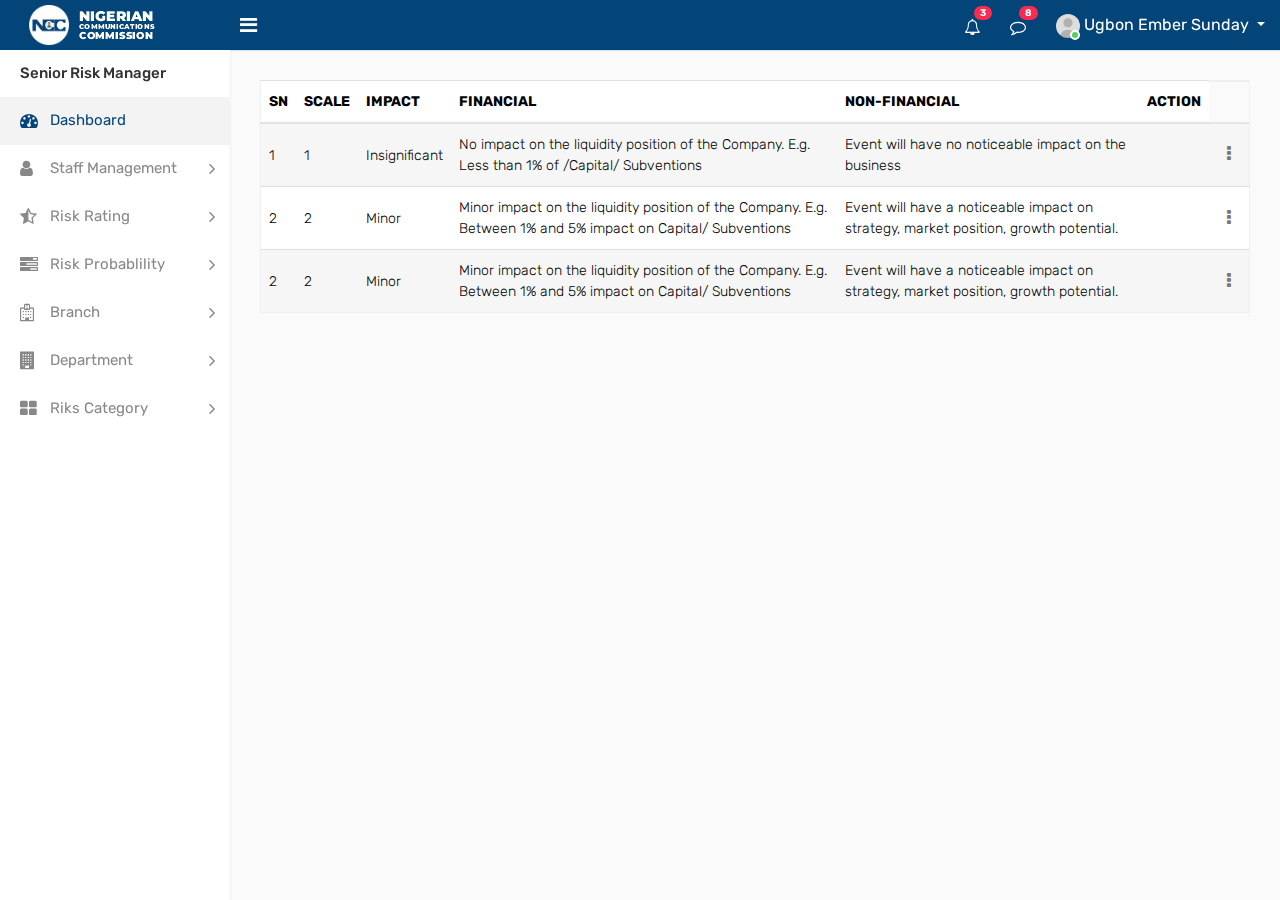
<file: ratings.html>
<!DOCTYPE html>
<html lang="en">

<head>
    <meta charset="utf-8">
    <meta name="viewport" content="width=device-width, initial-scale=1.0, user-scalable=0">
    
    <title>NCC RISK | Dashboard</title>
    <link href="https://fonts.googleapis.com/icon?family=Material+Icons" rel="stylesheet">
    <link rel="stylesheet" type="text/css" href="assets/css/bootstrap.min.css">
    <link rel="stylesheet" type="text/css" href="assets/css/font-awesome.min.css">
    <link rel="stylesheet" type="text/css" href="assets/css/style.css">
    <!--[if lt IE 9]>
		<script src="assets/js/html5shiv.min.js"></script>
		<script src="assets/js/respond.min.js"></script>
	<![endif]-->
</head>

<body>
    <div class="main-wrapper">
        <div class="header">
			<div class="header-left">
				<a href="dashboard.html" class="logo">
					<img src="assets/img/logo.png" width="40" height="40" alt=""> <span><img src="assets/img/logo2.png" w= alt=""></span>
				</a>
			</div>
			<a id="toggle_btn" href="javascript:void(0);"><i class="fa fa-bars"></i></a>
            <a id="mobile_btn" class="mobile_btn float-left" href="#sidebar"><i class="fa fa-bars"></i></a>
            <ul class="nav user-menu float-right">
                <li class="nav-item dropdown d-none d-sm-block">
                    <a href="#" class="dropdown-toggle nav-link" data-toggle="dropdown"><i class="fa fa-bell-o"></i> <span class="badge badge-pill bg-danger float-right">3</span></a>
                    <div class="dropdown-menu notifications">
                        <div class="topnav-dropdown-header">
                            <span>Notifications</span>
                        </div>
                        <div class="drop-scroll">
                            <ul class="notification-list">
                                <li class="notification-message">
                                    <a href="activities.html">
                                        <div class="media">
											<span class="avatar">
												<img alt="John Doe" src="assets/img/user.jpg" class="img-fluid">
											</span>
											<div class="media-body">
												<p class="noti-details"><span class="noti-title">John Doe</span> added new task <span class="noti-title">Patient appointment booking</span></p>
												<p class="noti-time"><span class="notification-time">4 mins ago</span></p>
											</div>
                                        </div>
                                    </a>
                                </li>
                                <li class="notification-message">
                                    <a href="activities.html">
                                        <div class="media">
											<span class="avatar">V</span>
											<div class="media-body">
												<p class="noti-details"><span class="noti-title">Tarah Shropshire</span> changed the task name <span class="noti-title">Appointment booking with payment gateway</span></p>
												<p class="noti-time"><span class="notification-time">6 mins ago</span></p>
											</div>
                                        </div>
                                    </a>
                                </li>
                                <li class="notification-message">
                                    <a href="activities.html">
                                        <div class="media">
											<span class="avatar">L</span>
											<div class="media-body">
												<p class="noti-details"><span class="noti-title">Misty Tison</span> added <span class="noti-title">Domenic Houston</span> and <span class="noti-title">Claire Mapes</span> to project <span class="noti-title">Doctor available module</span></p>
												<p class="noti-time"><span class="notification-time">8 mins ago</span></p>
											</div>
                                        </div>
                                    </a>
                                </li>
                                <li class="notification-message">
                                    <a href="activities.html">
                                        <div class="media">
											<span class="avatar">G</span>
											<div class="media-body">
												<p class="noti-details"><span class="noti-title">Rolland Webber</span> completed task <span class="noti-title">Patient and Doctor video conferencing</span></p>
												<p class="noti-time"><span class="notification-time">12 mins ago</span></p>
											</div>
                                        </div>
                                    </a>
                                </li>
                                <li class="notification-message">
                                    <a href="activities.html">
                                        <div class="media">
											<span class="avatar">V</span>
											<div class="media-body">
												<p class="noti-details"><span class="noti-title">Bernardo Galaviz</span> added new task <span class="noti-title">Private chat module</span></p>
												<p class="noti-time"><span class="notification-time">2 days ago</span></p>
											</div>
                                        </div>
                                    </a>
                                </li>
                            </ul>
                        </div>
                        <div class="topnav-dropdown-footer">
                            <a href="activities.html">View all Notifications</a>
                        </div>
                    </div>
                </li>
                <li class="nav-item dropdown d-none d-sm-block">
                    <a href="javascript:void(0);" id="open_msg_box" class="hasnotifications nav-link"><i class="fa fa-comment-o"></i> <span class="badge badge-pill bg-danger float-right">8</span></a>
                </li>
                <li class="nav-item dropdown has-arrow">
                    <a href="#" class="dropdown-toggle nav-link user-link" data-toggle="dropdown">
                        <span class="user-img">
							<img class="rounded-circle" src="assets/img/user.jpg" width="24" alt="Admin">
							<span class="status online"></span>
						</span>
						<span>Ugbon Ember Sunday</span>
                    </a>
					<div class="dropdown-menu">
						<a class="dropdown-item" href="profile.html">My Profile</a>
						<a class="dropdown-item" href="edit-profile.html">Edit Profile</a>
						<a class="dropdown-item" href="settings.html">Settings</a>
						<a class="dropdown-item" href="login.html">Logout</a>
					</div>
                </li>
            </ul>
            <div class="dropdown mobile-user-menu float-right">
                <a href="#" class="dropdown-toggle" data-toggle="dropdown" aria-expanded="false"><i class="fa fa-ellipsis-v"></i></a>
                <div class="dropdown-menu dropdown-menu-right">
                    <a class="dropdown-item" href="profile.html">My Profile</a>
                    <a class="dropdown-item" href="edit-profile.html">Edit Profile</a>
                    <a class="dropdown-item" href="settings.html">Settings</a>
                    <a class="dropdown-item" href="login.html">Logout</a>
                </div>
            </div>
        </div>
        <div class="sidebar" id="sidebar">
            <div class="sidebar-inner slimscroll">
                <div id="sidebar-menu" class="sidebar-menu">
                    <ul>
                        <li class="menu-title">Senior Risk Manager</li>
                        <li class="active">
                            <a href="dashboard.html"><i class="fa fa-dashboard"></i> <span>Dashboard</span></a>
                        </li>
                        <li class="submenu">
							<a href="#"><i class="fa fa-user"></i> <span> Staff Management </span> <span class="menu-arrow"></span></a>
							<ul style="display: none;">
								<li><a href="new-staff.html">Register Staff</a></li>
								<li><a href="staffs.html">Manage Staffs</a></li>
							</ul>
						</li>
                        <li class="submenu">
							<a href="#"><i class="fa fa-star-half-o"></i> <span> Risk Rating </span> <span class="menu-arrow"></span></a>
							<ul style="display: none;">
								<li><a href="new-rating.html">Add Rating</a></li>
								<li><a href="ratings.html">Manage Ratings</a></li>
							</ul>
						</li>
                        <li class="submenu">
							<a href="#"><i class="fa fa-tasks"></i> <span> Risk Probablility </span> <span class="menu-arrow"></span></a>
							<ul style="display: none;">
								<li><a href="#">Add Probability</a></li>
								<li><a href="#">Manage Probability</a></li>
							</ul>
						</li>
                        <li class="submenu">
							<a href="#"><i class="fa fa-hospital-o"></i> <span> Branch </span> <span class="menu-arrow"></span></a>
							<ul style="display: none;">
								<li><a href="#">Create Branch</a></li>
								<li><a href="#">Manage Branch</a></li>
							</ul>
						</li>
                        <li class="submenu">
							<a href="#"><i class="fa fa-building"></i> <span> Department </span> <span class="menu-arrow"></span></a>
							<ul style="display: none;">
								<li><a href="#">Create Department</a></li>
								<li><a href="#">Manage Department</a></li>
							</ul>
						</li>
                        <li class="submenu">
							<a href="#"><i class="fa fa-th-large"></i> <span> Riks Category </span> <span class="menu-arrow"></span></a>
							<ul style="display: none;">
								<li><a href="#">Create Category</a></li>
								<li><a href="#">Manage Categories</a></li>
							</ul>
						</li>                        
                    </ul>
                </div>
            </div>
        </div>
        <div class="page-wrapper">
            <div class="content">
				<div class="row">
					<div class="col-md-12">
						<div class="table-responsive">
							<table class="table table-border table-striped custom-table mb-0">
								<thead>
									<tr>
										<th>SN</th>
										<th>SCALE</th>
										<th>IMPACT</th>
										<th>FINANCIAL</th>
										<th>NON-FINANCIAL</th>
										<th class="text-right">ACTION</th>
									</tr>
								</thead>
								<tbody>
                                    <td>1</td>
                                    <td>1</td>
                                    <td>Insignificant</td>
                                    <td>No impact on the liquidity position of the Company. E.g. Less than 1% of /Capital/ Subventions</td>
                                    <td>Event will have no noticeable impact on the business<td>
                                        <td class="text-right">
                                            <div class="dropdown dropdown-action">
                                                <a href="#" class="action-icon dropdown-toggle" data-toggle="dropdown" aria-expanded="false"><i class="fa fa-ellipsis-v"></i></a>
                                                <div class="dropdown-menu dropdown-menu-right">
                                                    <a class="dropdown-item" href="#"><i class="fa fa-pencil m-r-5"></i> Edit</a>
                                                    <a class="dropdown-item" href="#" data-toggle="modal" data-target="#delete_schedule"><i class="fa fa-trash-o m-r-5"></i> Delete</a>
                                                </div>
                                            </div>
                                        </td>
                                </tr>
                                    <tr>
										<td>2</td>
										<td>2</td>
										<td>Minor</td>
										<td>Minor impact on the liquidity position of the Company. E.g. Between 1% and 5% impact on Capital/ Subventions</td>
                                        <td>Event will have a noticeable impact on strategy, market position, growth potential.<td>
                                            <td class="text-right">
                                                <div class="dropdown dropdown-action">
                                                    <a href="#" class="action-icon dropdown-toggle" data-toggle="dropdown" aria-expanded="false"><i class="fa fa-ellipsis-v"></i></a>
                                                    <div class="dropdown-menu dropdown-menu-right">
                                                        <a class="dropdown-item" href="#"><i class="fa fa-pencil m-r-5"></i> Edit</a>
                                                        <a class="dropdown-item" href="#" data-toggle="modal" data-target="#delete_schedule"><i class="fa fa-trash-o m-r-5"></i> Delete</a>
                                                    </div>
                                                </div>
                                            </td>
									</tr>
                                    <tr>
										<td>2</td>
										<td>2</td>
										<td>Minor</td>
										<td>Minor impact on the liquidity position of the Company. E.g. Between 1% and 5% impact on Capital/ Subventions</td>
                                        <td>Event will have a noticeable impact on strategy, market position, growth potential.<td>
                                            <td class="text-right">
                                                <div class="dropdown dropdown-action">
                                                    <a href="#" class="action-icon dropdown-toggle" data-toggle="dropdown" aria-expanded="false"><i class="fa fa-ellipsis-v"></i></a>
                                                    <div class="dropdown-menu dropdown-menu-right">
                                                        <a class="dropdown-item" href="#"><i class="fa fa-pencil m-r-5"></i> Edit</a>
                                                        <a class="dropdown-item" href="#" data-toggle="modal" data-target="#delete_schedule"><i class="fa fa-trash-o m-r-5"></i> Delete</a>
                                                    </div>
                                                </div>
                                            </td>
									</tr>
								</tbody>
							</table>
						</div>
                </div>
                </div>
            </div>
            <div class="notification-box">
                <div class="msg-sidebar notifications msg-noti">
                    <div class="topnav-dropdown-header">
                        <span>Messages</span>
                    </div>
                    <div class="drop-scroll msg-list-scroll" id="msg_list">
                        <ul class="list-box">
                            <li>
                                <a href="chat.html">
                                    <div class="list-item">
                                        <div class="list-left">
                                            <span class="avatar">R</span>
                                        </div>
                                        <div class="list-body">
                                            <span class="message-author">Richard Miles </span>
                                            <span class="message-time">12:28 AM</span>
                                            <div class="clearfix"></div>
                                            <span class="message-content">Lorem ipsum dolor sit amet, consectetur adipiscing</span>
                                        </div>
                                    </div>
                                </a>
                            </li>
                            <li>
                                <a href="chat.html">
                                    <div class="list-item new-message">
                                        <div class="list-left">
                                            <span class="avatar">J</span>
                                        </div>
                                        <div class="list-body">
                                            <span class="message-author">John Doe</span>
                                            <span class="message-time">1 Aug</span>
                                            <div class="clearfix"></div>
                                            <span class="message-content">Lorem ipsum dolor sit amet, consectetur adipiscing</span>
                                        </div>
                                    </div>
                                </a>
                            </li>
                            <li>
                                <a href="chat.html">
                                    <div class="list-item">
                                        <div class="list-left">
                                            <span class="avatar">T</span>
                                        </div>
                                        <div class="list-body">
                                            <span class="message-author"> Tarah Shropshire </span>
                                            <span class="message-time">12:28 AM</span>
                                            <div class="clearfix"></div>
                                            <span class="message-content">Lorem ipsum dolor sit amet, consectetur adipiscing</span>
                                        </div>
                                    </div>
                                </a>
                            </li>
                            <li>
                                <a href="chat.html">
                                    <div class="list-item">
                                        <div class="list-left">
                                            <span class="avatar">M</span>
                                        </div>
                                        <div class="list-body">
                                            <span class="message-author">Mike Litorus</span>
                                            <span class="message-time">12:28 AM</span>
                                            <div class="clearfix"></div>
                                            <span class="message-content">Lorem ipsum dolor sit amet, consectetur adipiscing</span>
                                        </div>
                                    </div>
                                </a>
                            </li>
                            <li>
                                <a href="chat.html">
                                    <div class="list-item">
                                        <div class="list-left">
                                            <span class="avatar">C</span>
                                        </div>
                                        <div class="list-body">
                                            <span class="message-author"> Catherine Manseau </span>
                                            <span class="message-time">12:28 AM</span>
                                            <div class="clearfix"></div>
                                            <span class="message-content">Lorem ipsum dolor sit amet, consectetur adipiscing</span>
                                        </div>
                                    </div>
                                </a>
                            </li>
                            <li>
                                <a href="chat.html">
                                    <div class="list-item">
                                        <div class="list-left">
                                            <span class="avatar">D</span>
                                        </div>
                                        <div class="list-body">
                                            <span class="message-author"> Domenic Houston </span>
                                            <span class="message-time">12:28 AM</span>
                                            <div class="clearfix"></div>
                                            <span class="message-content">Lorem ipsum dolor sit amet, consectetur adipiscing</span>
                                        </div>
                                    </div>
                                </a>
                            </li>
                            <li>
                                <a href="chat.html">
                                    <div class="list-item">
                                        <div class="list-left">
                                            <span class="avatar">B</span>
                                        </div>
                                        <div class="list-body">
                                            <span class="message-author"> Buster Wigton </span>
                                            <span class="message-time">12:28 AM</span>
                                            <div class="clearfix"></div>
                                            <span class="message-content">Lorem ipsum dolor sit amet, consectetur adipiscing</span>
                                        </div>
                                    </div>
                                </a>
                            </li>
                            <li>
                                <a href="chat.html">
                                    <div class="list-item">
                                        <div class="list-left">
                                            <span class="avatar">R</span>
                                        </div>
                                        <div class="list-body">
                                            <span class="message-author"> Rolland Webber </span>
                                            <span class="message-time">12:28 AM</span>
                                            <div class="clearfix"></div>
                                            <span class="message-content">Lorem ipsum dolor sit amet, consectetur adipiscing</span>
                                        </div>
                                    </div>
                                </a>
                            </li>
                            <li>
                                <a href="chat.html">
                                    <div class="list-item">
                                        <div class="list-left">
                                            <span class="avatar">C</span>
                                        </div>
                                        <div class="list-body">
                                            <span class="message-author"> Claire Mapes </span>
                                            <span class="message-time">12:28 AM</span>
                                            <div class="clearfix"></div>
                                            <span class="message-content">Lorem ipsum dolor sit amet, consectetur adipiscing</span>
                                        </div>
                                    </div>
                                </a>
                            </li>
                            <li>
                                <a href="chat.html">
                                    <div class="list-item">
                                        <div class="list-left">
                                            <span class="avatar">M</span>
                                        </div>
                                        <div class="list-body">
                                            <span class="message-author">Melita Faucher</span>
                                            <span class="message-time">12:28 AM</span>
                                            <div class="clearfix"></div>
                                            <span class="message-content">Lorem ipsum dolor sit amet, consectetur adipiscing</span>
                                        </div>
                                    </div>
                                </a>
                            </li>
                            <li>
                                <a href="chat.html">
                                    <div class="list-item">
                                        <div class="list-left">
                                            <span class="avatar">J</span>
                                        </div>
                                        <div class="list-body">
                                            <span class="message-author">Jeffery Lalor</span>
                                            <span class="message-time">12:28 AM</span>
                                            <div class="clearfix"></div>
                                            <span class="message-content">Lorem ipsum dolor sit amet, consectetur adipiscing</span>
                                        </div>
                                    </div>
                                </a>
                            </li>
                            <li>
                                <a href="chat.html">
                                    <div class="list-item">
                                        <div class="list-left">
                                            <span class="avatar">L</span>
                                        </div>
                                        <div class="list-body">
                                            <span class="message-author">Loren Gatlin</span>
                                            <span class="message-time">12:28 AM</span>
                                            <div class="clearfix"></div>
                                            <span class="message-content">Lorem ipsum dolor sit amet, consectetur adipiscing</span>
                                        </div>
                                    </div>
                                </a>
                            </li>
                            <li>
                                <a href="chat.html">
                                    <div class="list-item">
                                        <div class="list-left">
                                            <span class="avatar">T</span>
                                        </div>
                                        <div class="list-body">
                                            <span class="message-author">Tarah Shropshire</span>
                                            <span class="message-time">12:28 AM</span>
                                            <div class="clearfix"></div>
                                            <span class="message-content">Lorem ipsum dolor sit amet, consectetur adipiscing</span>
                                        </div>
                                    </div>
                                </a>
                            </li>
                        </ul>
                    </div>
                    <div class="topnav-dropdown-footer">
                        <a href="chat.html">See all messages</a>
                    </div>
                </div>
            </div>
        </div>
    </div>
    <div class="sidebar-overlay" data-reff=""></div>
    <script src="assets/js/jquery-3.2.1.min.js"></script>
	<script src="assets/js/popper.min.js"></script>
    <script src="assets/js/bootstrap.min.js"></script>
    <script src="assets/js/jquery.slimscroll.js"></script>
    <script src="assets/js/Chart.bundle.js"></script>
    <script src="assets/js/chart.js"></script>
    <script src="assets/js/app.js"></script>

</body>

</html>
</file>
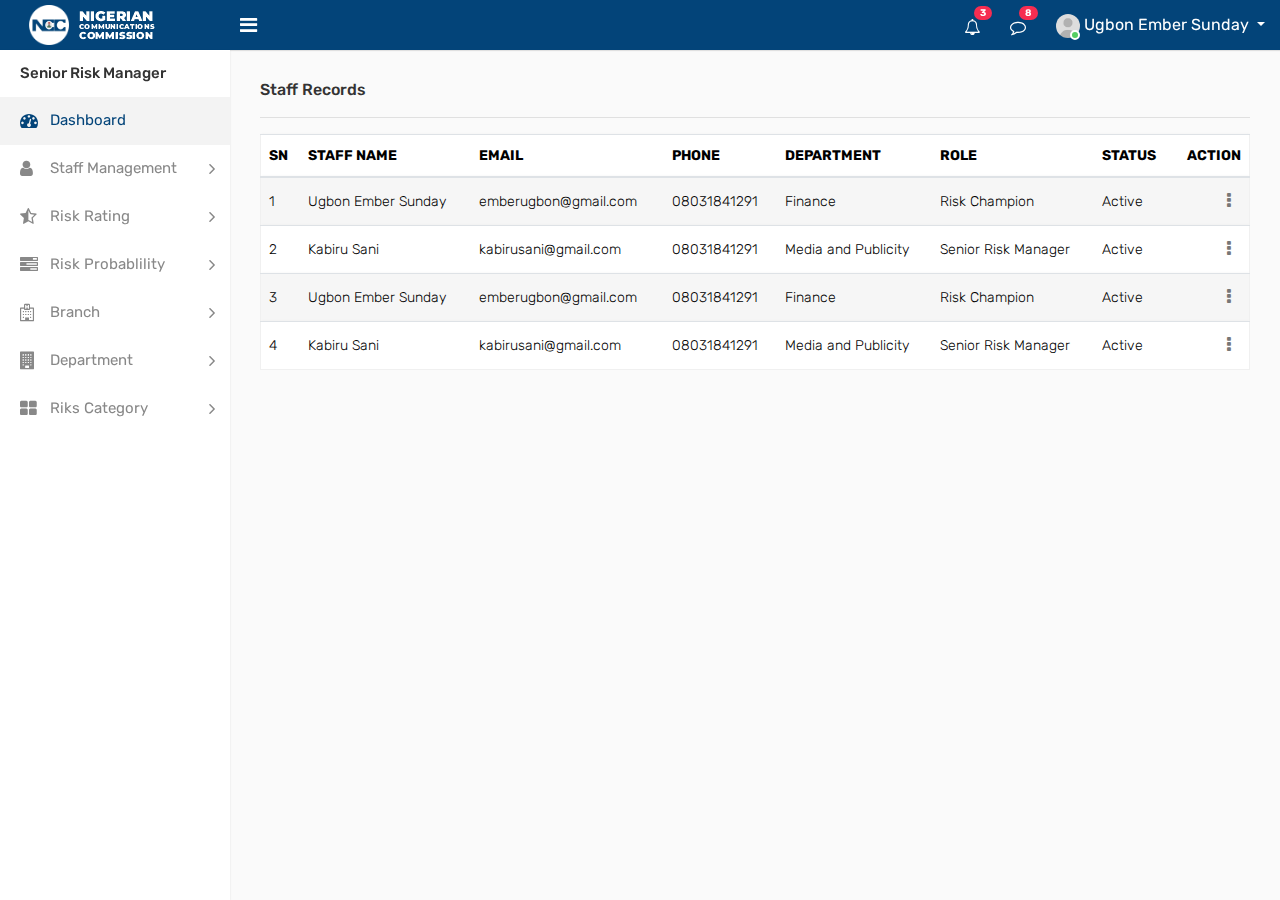
<file: staffs.html>
<!DOCTYPE html>
<html lang="en">

<head>
    <meta charset="utf-8">
    <meta name="viewport" content="width=device-width, initial-scale=1.0, user-scalable=0">
    
    <title>NCC RISK | Dashboard</title>
    <link href="https://fonts.googleapis.com/icon?family=Material+Icons" rel="stylesheet">
    <link rel="stylesheet" type="text/css" href="assets/css/bootstrap.min.css">
    <link rel="stylesheet" type="text/css" href="assets/css/font-awesome.min.css">
    <link rel="stylesheet" type="text/css" href="assets/css/style.css">
    <!--[if lt IE 9]>
		<script src="assets/js/html5shiv.min.js"></script>
		<script src="assets/js/respond.min.js"></script>
	<![endif]-->
</head>

<body>
    <div class="main-wrapper">
        <div class="header">
			<div class="header-left">
				<a href="dashboard.html" class="logo">
					<img src="assets/img/logo.png" width="40" height="40" alt=""> <span><img src="assets/img/logo2.png" w= alt=""></span>
				</a>
			</div>
			<a id="toggle_btn" href="javascript:void(0);"><i class="fa fa-bars"></i></a>
            <a id="mobile_btn" class="mobile_btn float-left" href="#sidebar"><i class="fa fa-bars"></i></a>
            <ul class="nav user-menu float-right">
                <li class="nav-item dropdown d-none d-sm-block">
                    <a href="#" class="dropdown-toggle nav-link" data-toggle="dropdown"><i class="fa fa-bell-o"></i> <span class="badge badge-pill bg-danger float-right">3</span></a>
                    <div class="dropdown-menu notifications">
                        <div class="topnav-dropdown-header">
                            <span>Notifications</span>
                        </div>
                        <div class="drop-scroll">
                            <ul class="notification-list">
                                <li class="notification-message">
                                    <a href="activities.html">
                                        <div class="media">
											<span class="avatar">
												<img alt="John Doe" src="assets/img/user.jpg" class="img-fluid">
											</span>
											<div class="media-body">
												<p class="noti-details"><span class="noti-title">John Doe</span> added new task <span class="noti-title">Patient appointment booking</span></p>
												<p class="noti-time"><span class="notification-time">4 mins ago</span></p>
											</div>
                                        </div>
                                    </a>
                                </li>
                                <li class="notification-message">
                                    <a href="activities.html">
                                        <div class="media">
											<span class="avatar">V</span>
											<div class="media-body">
												<p class="noti-details"><span class="noti-title">Tarah Shropshire</span> changed the task name <span class="noti-title">Appointment booking with payment gateway</span></p>
												<p class="noti-time"><span class="notification-time">6 mins ago</span></p>
											</div>
                                        </div>
                                    </a>
                                </li>
                                <li class="notification-message">
                                    <a href="activities.html">
                                        <div class="media">
											<span class="avatar">L</span>
											<div class="media-body">
												<p class="noti-details"><span class="noti-title">Misty Tison</span> added <span class="noti-title">Domenic Houston</span> and <span class="noti-title">Claire Mapes</span> to project <span class="noti-title">Doctor available module</span></p>
												<p class="noti-time"><span class="notification-time">8 mins ago</span></p>
											</div>
                                        </div>
                                    </a>
                                </li>
                                <li class="notification-message">
                                    <a href="activities.html">
                                        <div class="media">
											<span class="avatar">G</span>
											<div class="media-body">
												<p class="noti-details"><span class="noti-title">Rolland Webber</span> completed task <span class="noti-title">Patient and Doctor video conferencing</span></p>
												<p class="noti-time"><span class="notification-time">12 mins ago</span></p>
											</div>
                                        </div>
                                    </a>
                                </li>
                                <li class="notification-message">
                                    <a href="activities.html">
                                        <div class="media">
											<span class="avatar">V</span>
											<div class="media-body">
												<p class="noti-details"><span class="noti-title">Bernardo Galaviz</span> added new task <span class="noti-title">Private chat module</span></p>
												<p class="noti-time"><span class="notification-time">2 days ago</span></p>
											</div>
                                        </div>
                                    </a>
                                </li>
                            </ul>
                        </div>
                        <div class="topnav-dropdown-footer">
                            <a href="activities.html">View all Notifications</a>
                        </div>
                    </div>
                </li>
                <li class="nav-item dropdown d-none d-sm-block">
                    <a href="javascript:void(0);" id="open_msg_box" class="hasnotifications nav-link"><i class="fa fa-comment-o"></i> <span class="badge badge-pill bg-danger float-right">8</span></a>
                </li>
                <li class="nav-item dropdown has-arrow">
                    <a href="#" class="dropdown-toggle nav-link user-link" data-toggle="dropdown">
                        <span class="user-img">
							<img class="rounded-circle" src="assets/img/user.jpg" width="24" alt="Admin">
							<span class="status online"></span>
						</span>
						<span>Ugbon Ember Sunday</span>
                    </a>
					<div class="dropdown-menu">
						<a class="dropdown-item" href="profile.html">My Profile</a>
						<a class="dropdown-item" href="edit-profile.html">Edit Profile</a>
						<a class="dropdown-item" href="settings.html">Settings</a>
						<a class="dropdown-item" href="login.html">Logout</a>
					</div>
                </li>
            </ul>
            <div class="dropdown mobile-user-menu float-right">
                <a href="#" class="dropdown-toggle" data-toggle="dropdown" aria-expanded="false"><i class="fa fa-ellipsis-v"></i></a>
                <div class="dropdown-menu dropdown-menu-right">
                    <a class="dropdown-item" href="profile.html">My Profile</a>
                    <a class="dropdown-item" href="edit-profile.html">Edit Profile</a>
                    <a class="dropdown-item" href="settings.html">Settings</a>
                    <a class="dropdown-item" href="login.html">Logout</a>
                </div>
            </div>
        </div>
        <div class="sidebar" id="sidebar">
            <div class="sidebar-inner slimscroll">
                <div id="sidebar-menu" class="sidebar-menu">
                    <ul>
                        <li class="menu-title">Senior Risk Manager</li>
                        <li class="active">
                            <a href="dashboard.html"><i class="fa fa-dashboard"></i> <span>Dashboard</span></a>
                        </li>
                        <li class="submenu">
							<a href="#"><i class="fa fa-user"></i> <span> Staff Management </span> <span class="menu-arrow"></span></a>
							<ul style="display: none;">
								<li><a href="new-staff.html">Register Staff</a></li>
								<li><a href="staffs.html">Manage Staffs</a></li>
							</ul>
						</li>
                        <li class="submenu">
							<a href="#"><i class="fa fa-star-half-o"></i> <span> Risk Rating </span> <span class="menu-arrow"></span></a>
							<ul style="display: none;">
								<li><a href="#">Add Rating</a></li>
								<li><a href="ratings.html">Manage Ratings</a></li>
							</ul>
						</li>
                        <li class="submenu">
							<a href="#"><i class="fa fa-tasks"></i> <span> Risk Probablility </span> <span class="menu-arrow"></span></a>
							<ul style="display: none;">
								<li><a href="#">Add Probability</a></li>
								<li><a href="#">Manage Probability</a></li>
							</ul>
						</li>
                        <li class="submenu">
							<a href="#"><i class="fa fa-hospital-o"></i> <span> Branch </span> <span class="menu-arrow"></span></a>
							<ul style="display: none;">
								<li><a href="#">Create Branch</a></li>
								<li><a href="#">Manage Branch</a></li>
							</ul>
						</li>
                        <li class="submenu">
							<a href="#"><i class="fa fa-building"></i> <span> Department </span> <span class="menu-arrow"></span></a>
							<ul style="display: none;">
								<li><a href="#">Create Department</a></li>
								<li><a href="#">Manage Department</a></li>
							</ul>
						</li>
                        <li class="submenu">
							<a href="#"><i class="fa fa-th-large"></i> <span> Riks Category </span> <span class="menu-arrow"></span></a>
							<ul style="display: none;">
								<li><a href="#">Create Category</a></li>
								<li><a href="#">Manage Categories</a></li>
							</ul>
						</li>                        
                    </ul>
                </div>
            </div>
        </div>
        <div class="page-wrapper">
            <div class="content">
				<div class="row">
					<div class="col-md-12">
						<div class="table-responsive">
                            <h4 class="card-title">Staff Records</h4><hr>

							<table class="table table-border table-striped custom-table mb-0">
								<thead>
									<tr>
										<th>SN</th>
										<th>STAFF NAME</th>
										<th>EMAIL</th>
										<th>PHONE</th>
										<th>DEPARTMENT</th>
										<th>ROLE</th>
										<th>STATUS</th>
										<th class="text-right">ACTION</th>
									</tr>
								</thead>
								<tbody>
									<tr>
										<td>1</td>
										<td>Ugbon Ember Sunday</td>
										<td>emberugbon@gmail.com</td>
										<td>08031841291</td>
                                        <td>Finance</td>
                                        <td>Risk Champion</td>
                                        <td>Active</td>
                                        <td class="text-right">
											<div class="dropdown dropdown-action">
												<a href="#" class="action-icon dropdown-toggle" data-toggle="dropdown" aria-expanded="false"><i class="fa fa-ellipsis-v"></i></a>
												<div class="dropdown-menu dropdown-menu-right">
													<a class="dropdown-item" href="#"><i class="fa fa-pencil m-r-5"></i> Edit</a>
													<a class="dropdown-item" href="#" data-toggle="modal" data-target="#delete_schedule"><i class="fa fa-trash-o m-r-5"></i> Delete</a>
												</div>
											</div>
										</td>
									</tr>
                                    <tr>
										<td>2</td>
										<td>Kabiru Sani</td>
										<td>kabirusani@gmail.com</td>
										<td>08031841291</td>
                                        <td>Media and Publicity</td>
                                        <td>Senior Risk Manager</td>
                                        <td>Active</td>
                                        <td class="text-right">
											<div class="dropdown dropdown-action">
												<a href="#" class="action-icon dropdown-toggle" data-toggle="dropdown" aria-expanded="false"><i class="fa fa-ellipsis-v"></i></a>
												<div class="dropdown-menu dropdown-menu-right">
													<a class="dropdown-item" href="#"><i class="fa fa-pencil m-r-5"></i> Edit</a>
													<a class="dropdown-item" href="#" data-toggle="modal" data-target="#delete_schedule"><i class="fa fa-trash-o m-r-5"></i> Delete</a>
												</div>
											</div>
										</td>
									</tr>
                                    <tr>
										<td>3</td>
										<td>Ugbon Ember Sunday</td>
										<td>emberugbon@gmail.com</td>
										<td>08031841291</td>
                                        <td>Finance</td>
                                        <td>Risk Champion</td>
                                        <td>Active</td>
                                        <td class="text-right">
											<div class="dropdown dropdown-action">
												<a href="#" class="action-icon dropdown-toggle" data-toggle="dropdown" aria-expanded="false"><i class="fa fa-ellipsis-v"></i></a>
												<div class="dropdown-menu dropdown-menu-right">
													<a class="dropdown-item" href="#"><i class="fa fa-pencil m-r-5"></i> Edit</a>
													<a class="dropdown-item" href="#" data-toggle="modal" data-target="#delete_schedule"><i class="fa fa-trash-o m-r-5"></i> Delete</a>
												</div>
											</div>
										</td>
									</tr>
                                    <tr>
										<td>4</td>
										<td>Kabiru Sani</td>
										<td>kabirusani@gmail.com</td>
										<td>08031841291</td>
                                        <td>Media and Publicity</td>
                                        <td>Senior Risk Manager</td>
                                        <td>Active</td>
                                        <td class="text-right">
											<div class="dropdown dropdown-action">
												<a href="#" class="action-icon dropdown-toggle" data-toggle="dropdown" aria-expanded="false"><i class="fa fa-ellipsis-v"></i></a>
												<div class="dropdown-menu dropdown-menu-right">
													<a class="dropdown-item" href="#"><i class="fa fa-pencil m-r-5"></i> Edit</a>
													<a class="dropdown-item" href="#" data-toggle="modal" data-target="#delete_schedule"><i class="fa fa-trash-o m-r-5"></i> Delete</a>
												</div>
											</div>
										</td>
									</tr>
								</tbody>
							</table>
						</div>
                </div>
                </div>
            </div>
            <div class="notification-box">
                <div class="msg-sidebar notifications msg-noti">
                    <div class="topnav-dropdown-header">
                        <span>Messages</span>
                    </div>
                    <div class="drop-scroll msg-list-scroll" id="msg_list">
                        <ul class="list-box">
                            <li>
                                <a href="chat.html">
                                    <div class="list-item">
                                        <div class="list-left">
                                            <span class="avatar">R</span>
                                        </div>
                                        <div class="list-body">
                                            <span class="message-author">Richard Miles </span>
                                            <span class="message-time">12:28 AM</span>
                                            <div class="clearfix"></div>
                                            <span class="message-content">Lorem ipsum dolor sit amet, consectetur adipiscing</span>
                                        </div>
                                    </div>
                                </a>
                            </li>
                            <li>
                                <a href="chat.html">
                                    <div class="list-item new-message">
                                        <div class="list-left">
                                            <span class="avatar">J</span>
                                        </div>
                                        <div class="list-body">
                                            <span class="message-author">John Doe</span>
                                            <span class="message-time">1 Aug</span>
                                            <div class="clearfix"></div>
                                            <span class="message-content">Lorem ipsum dolor sit amet, consectetur adipiscing</span>
                                        </div>
                                    </div>
                                </a>
                            </li>
                            <li>
                                <a href="chat.html">
                                    <div class="list-item">
                                        <div class="list-left">
                                            <span class="avatar">T</span>
                                        </div>
                                        <div class="list-body">
                                            <span class="message-author"> Tarah Shropshire </span>
                                            <span class="message-time">12:28 AM</span>
                                            <div class="clearfix"></div>
                                            <span class="message-content">Lorem ipsum dolor sit amet, consectetur adipiscing</span>
                                        </div>
                                    </div>
                                </a>
                            </li>
                            <li>
                                <a href="chat.html">
                                    <div class="list-item">
                                        <div class="list-left">
                                            <span class="avatar">M</span>
                                        </div>
                                        <div class="list-body">
                                            <span class="message-author">Mike Litorus</span>
                                            <span class="message-time">12:28 AM</span>
                                            <div class="clearfix"></div>
                                            <span class="message-content">Lorem ipsum dolor sit amet, consectetur adipiscing</span>
                                        </div>
                                    </div>
                                </a>
                            </li>
                            <li>
                                <a href="chat.html">
                                    <div class="list-item">
                                        <div class="list-left">
                                            <span class="avatar">C</span>
                                        </div>
                                        <div class="list-body">
                                            <span class="message-author"> Catherine Manseau </span>
                                            <span class="message-time">12:28 AM</span>
                                            <div class="clearfix"></div>
                                            <span class="message-content">Lorem ipsum dolor sit amet, consectetur adipiscing</span>
                                        </div>
                                    </div>
                                </a>
                            </li>
                            <li>
                                <a href="chat.html">
                                    <div class="list-item">
                                        <div class="list-left">
                                            <span class="avatar">D</span>
                                        </div>
                                        <div class="list-body">
                                            <span class="message-author"> Domenic Houston </span>
                                            <span class="message-time">12:28 AM</span>
                                            <div class="clearfix"></div>
                                            <span class="message-content">Lorem ipsum dolor sit amet, consectetur adipiscing</span>
                                        </div>
                                    </div>
                                </a>
                            </li>
                            <li>
                                <a href="chat.html">
                                    <div class="list-item">
                                        <div class="list-left">
                                            <span class="avatar">B</span>
                                        </div>
                                        <div class="list-body">
                                            <span class="message-author"> Buster Wigton </span>
                                            <span class="message-time">12:28 AM</span>
                                            <div class="clearfix"></div>
                                            <span class="message-content">Lorem ipsum dolor sit amet, consectetur adipiscing</span>
                                        </div>
                                    </div>
                                </a>
                            </li>
                            <li>
                                <a href="chat.html">
                                    <div class="list-item">
                                        <div class="list-left">
                                            <span class="avatar">R</span>
                                        </div>
                                        <div class="list-body">
                                            <span class="message-author"> Rolland Webber </span>
                                            <span class="message-time">12:28 AM</span>
                                            <div class="clearfix"></div>
                                            <span class="message-content">Lorem ipsum dolor sit amet, consectetur adipiscing</span>
                                        </div>
                                    </div>
                                </a>
                            </li>
                            <li>
                                <a href="chat.html">
                                    <div class="list-item">
                                        <div class="list-left">
                                            <span class="avatar">C</span>
                                        </div>
                                        <div class="list-body">
                                            <span class="message-author"> Claire Mapes </span>
                                            <span class="message-time">12:28 AM</span>
                                            <div class="clearfix"></div>
                                            <span class="message-content">Lorem ipsum dolor sit amet, consectetur adipiscing</span>
                                        </div>
                                    </div>
                                </a>
                            </li>
                            <li>
                                <a href="chat.html">
                                    <div class="list-item">
                                        <div class="list-left">
                                            <span class="avatar">M</span>
                                        </div>
                                        <div class="list-body">
                                            <span class="message-author">Melita Faucher</span>
                                            <span class="message-time">12:28 AM</span>
                                            <div class="clearfix"></div>
                                            <span class="message-content">Lorem ipsum dolor sit amet, consectetur adipiscing</span>
                                        </div>
                                    </div>
                                </a>
                            </li>
                            <li>
                                <a href="chat.html">
                                    <div class="list-item">
                                        <div class="list-left">
                                            <span class="avatar">J</span>
                                        </div>
                                        <div class="list-body">
                                            <span class="message-author">Jeffery Lalor</span>
                                            <span class="message-time">12:28 AM</span>
                                            <div class="clearfix"></div>
                                            <span class="message-content">Lorem ipsum dolor sit amet, consectetur adipiscing</span>
                                        </div>
                                    </div>
                                </a>
                            </li>
                            <li>
                                <a href="chat.html">
                                    <div class="list-item">
                                        <div class="list-left">
                                            <span class="avatar">L</span>
                                        </div>
                                        <div class="list-body">
                                            <span class="message-author">Loren Gatlin</span>
                                            <span class="message-time">12:28 AM</span>
                                            <div class="clearfix"></div>
                                            <span class="message-content">Lorem ipsum dolor sit amet, consectetur adipiscing</span>
                                        </div>
                                    </div>
                                </a>
                            </li>
                            <li>
                                <a href="chat.html">
                                    <div class="list-item">
                                        <div class="list-left">
                                            <span class="avatar">T</span>
                                        </div>
                                        <div class="list-body">
                                            <span class="message-author">Tarah Shropshire</span>
                                            <span class="message-time">12:28 AM</span>
                                            <div class="clearfix"></div>
                                            <span class="message-content">Lorem ipsum dolor sit amet, consectetur adipiscing</span>
                                        </div>
                                    </div>
                                </a>
                            </li>
                        </ul>
                    </div>
                    <div class="topnav-dropdown-footer">
                        <a href="chat.html">See all messages</a>
                    </div>
                </div>
            </div>
        </div>
    </div>
    <div class="sidebar-overlay" data-reff=""></div>
    <script src="assets/js/jquery-3.2.1.min.js"></script>
	<script src="assets/js/popper.min.js"></script>
    <script src="assets/js/bootstrap.min.js"></script>
    <script src="assets/js/jquery.slimscroll.js"></script>
    <script src="assets/js/Chart.bundle.js"></script>
    <script src="assets/js/chart.js"></script>
    <script src="assets/js/app.js"></script>

</body>

</html>
</file>
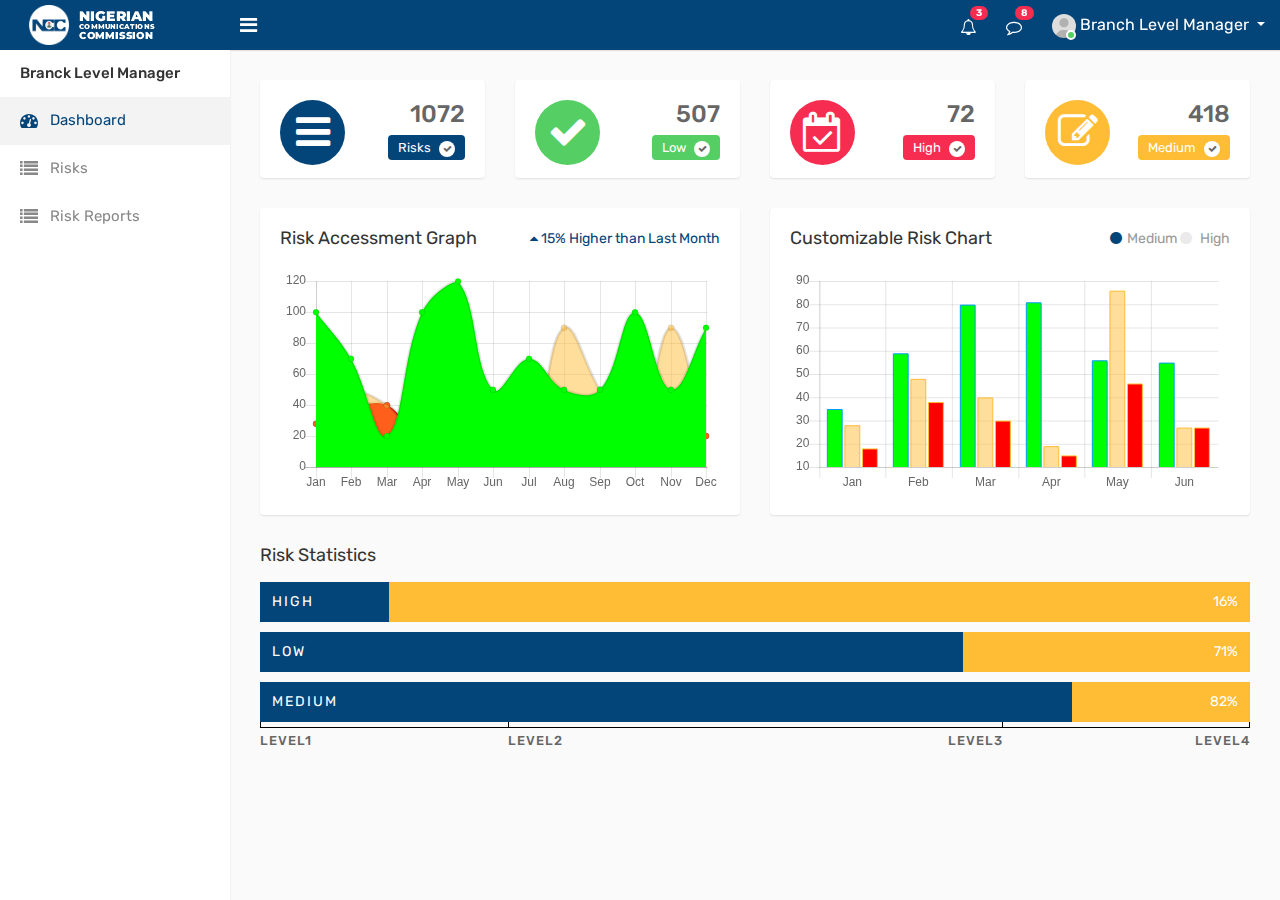
<file: BranchLevelRiskManager/branchlevel_dashboard.html>
<!DOCTYPE html>
<html lang="en">

<head>
    <meta charset="utf-8">
    <meta name="viewport" content="width=device-width, initial-scale=1.0, user-scalable=0">
    
    <title>NCC RISK | Dashboard</title>
    <link href="https://fonts.googleapis.com/icon?family=Material+Icons" rel="stylesheet">
    <link rel="stylesheet" type="text/css" href="../assets/css/bootstrap.min.css">
    <link rel="stylesheet" type="text/css" href="../assets/css/font-awesome.min.css">
    <link rel="stylesheet" type="text/css" href="../assets/css/style.css">
    <!--[if lt IE 9]>
		<script src="assets/js/html5shiv.min.js"></script>
		<script src="assets/js/respond.min.js"></script>
	<![endif]-->
</head>

<body>
    <div class="main-wrapper">
        <div class="header">
			<div class="header-left">
				<a href="../index.html" class="logo">
					<img src="../assets/img/logo.png" width="40" height="40" alt=""> <span><img src="../assets/img/logo2.png" w= alt=""></span>
				</a>
			</div>
			<a id="toggle_btn" href="javascript:void(0);"><i class="fa fa-bars"></i></a>
            <a id="mobile_btn" class="mobile_btn float-left" href="#sidebar"><i class="fa fa-bars"></i></a>
            <ul class="nav user-menu float-right">
                <li class="nav-item dropdown d-none d-sm-block">
                    <a href="#" class="dropdown-toggle nav-link" data-toggle="dropdown"><i class="fa fa-bell-o"></i> <span class="badge badge-pill bg-danger float-right">3</span></a>
                    <div class="dropdown-menu notifications">
                        <div class="topnav-dropdown-header">
                            <span>Notifications</span>
                        </div>
                        <div class="drop-scroll">
                            <ul class="notification-list">
                                <li class="notification-message">
                                    <a href="activities.html">
                                        <div class="media">
											<span class="avatar">
												<img alt="John Doe" src="../assets/img/user.jpg" class="img-fluid">
											</span>
											<div class="media-body">
												<p class="noti-details"><span class="noti-title">John Doe</span> added new task <span class="noti-title">Patient appointment booking</span></p>
												<p class="noti-time"><span class="notification-time">4 mins ago</span></p>
											</div>
                                        </div>
                                    </a>
                                </li>
                                <li class="notification-message">
                                    <a href="activities.html">
                                        <div class="media">
											<span class="avatar">V</span>
											<div class="media-body">
												<p class="noti-details"><span class="noti-title">Tarah Shropshire</span> changed the task name <span class="noti-title">Appointment booking with payment gateway</span></p>
												<p class="noti-time"><span class="notification-time">6 mins ago</span></p>
											</div>
                                        </div>
                                    </a>
                                </li>
                                <li class="notification-message">
                                    <a href="activities.html">
                                        <div class="media">
											<span class="avatar">L</span>
											<div class="media-body">
												<p class="noti-details"><span class="noti-title">Misty Tison</span> added <span class="noti-title">Domenic Houston</span> and <span class="noti-title">Claire Mapes</span> to project <span class="noti-title">Doctor available module</span></p>
												<p class="noti-time"><span class="notification-time">8 mins ago</span></p>
											</div>
                                        </div>
                                    </a>
                                </li>
                                <li class="notification-message">
                                    <a href="activities.html">
                                        <div class="media">
											<span class="avatar">G</span>
											<div class="media-body">
												<p class="noti-details"><span class="noti-title">Rolland Webber</span> completed task <span class="noti-title">Patient and Doctor video conferencing</span></p>
												<p class="noti-time"><span class="notification-time">12 mins ago</span></p>
											</div>
                                        </div>
                                    </a>
                                </li>
                                <li class="notification-message">
                                    <a href="activities.html">
                                        <div class="media">
											<span class="avatar">V</span>
											<div class="media-body">
												<p class="noti-details"><span class="noti-title">Bernardo Galaviz</span> added new task <span class="noti-title">Private chat module</span></p>
												<p class="noti-time"><span class="notification-time">2 days ago</span></p>
											</div>
                                        </div>
                                    </a>
                                </li>
                            </ul>
                        </div>
                        <div class="topnav-dropdown-footer">
                            <a href="activities.html">View all Notifications</a>
                        </div>
                    </div>
                </li>
                <li class="nav-item dropdown d-none d-sm-block">
                    <a href="javascript:void(0);" id="open_msg_box" class="hasnotifications nav-link"><i class="fa fa-comment-o"></i> <span class="badge badge-pill bg-danger float-right">8</span></a>
                </li>
                <li class="nav-item dropdown has-arrow">
                    <a href="#" class="dropdown-toggle nav-link user-link" data-toggle="dropdown">
                        <span class="user-img">
							<img class="rounded-circle" src="../assets/img/user.jpg" width="24" alt="Admin">
							<span class="status online"></span>
						</span>
						<span>Branch Level Manager</span>
                    </a>
					<div class="dropdown-menu">
						<a class="dropdown-item" href="profile.html">My Profile</a>
						<a class="dropdown-item" href="edit-profile.html">Edit Profile</a>
						<a class="dropdown-item" href="settings.html">Settings</a>
						<a class="dropdown-item" href="login.html">Logout</a>
					</div>
                </li>
            </ul>
            <div class="dropdown mobile-user-menu float-right">
                <a href="#" class="dropdown-toggle" data-toggle="dropdown" aria-expanded="false"><i class="fa fa-ellipsis-v"></i></a>
                <div class="dropdown-menu dropdown-menu-right">
                    <a class="dropdown-item" href="profile.html">My Profile</a>
                    <a class="dropdown-item" href="edit-profile.html">Edit Profile</a>
                    <a class="dropdown-item" href="settings.html">Settings</a>
                    <a class="dropdown-item" href="login.html">Logout</a>
                </div>
            </div>
        </div>
        <div class="sidebar" id="sidebar">
            <div class="sidebar-inner slimscroll">
                <div id="sidebar-menu" class="sidebar-menu">
                    <ul>
                        <li class="menu-title">Branck Level Manager</li>
                        <li class="active">
                            <a href="branchlevel_dashboard.html"><i class="fa fa-dashboard"></i> <span>Dashboard</span></a>
                        </li>
                        <!-- <li class="submenu">
							<a href="#"><i class="fa fa-user"></i> <span> Risk Champions </span> <span class="menu-arrow"></span></a>
							<ul style="display: none;">
								<li><a href="create_champion.html">Create Risk Champion</a></li>
								<li><a href="manage_champions.html">Manage Risk Champion</a></li>
							</ul>
						</li> -->

                        <!-- <li class="submenu">
							<a href="#"><i class="fa fa-user"></i> <span> Risks </span> <span class="menu-arrow"></span></a>
							<ul style="display: none;">
								
								<li><a href="#">Manage Risks</a></li>
							</ul>
						</li> -->
                        
						
                        <li>
                            <a href="#"><i class="fa fa-list"></i> <span>Risks</span></a>
                        </li>

                        <li>
                            <a href="riskreport.html"><i class="fa fa-list"></i> <span>Risk Reports</span></a>
                        </li>
                    </ul>
                </div>
            </div>
        </div>
        <div class="page-wrapper">
            <div class="content">
                <div class="row">
                    <div class="col-md-6 col-sm-6 col-lg-6 col-xl-3">
                        <div class="dash-widget">
							<span class="dash-widget-bg1"><i class="fa fa-bars" aria-hidden="true"></i></span>
							<div class="dash-widget-info text-right">
								<h3>1072</h3>
								<span class="widget-title1">Risks <i class="fa fa-check" aria-hidden="true"></i></span>
							</div>
                        </div>
                    </div>
                    <div class="col-md-6 col-sm-6 col-lg-6 col-xl-3">
                        <div class="dash-widget">
                            <span class="dash-widget-bg2"><i class="fa fa-check"></i></span>
                            <div class="dash-widget-info text-right">
                                <h3>507</h3>
                                <span class="widget-title2">Low <i class="fa fa-check" aria-hidden="true"></i></span>
                            </div>
                        </div>
                    </div>
                    <div class="col-md-6 col-sm-6 col-lg-6 col-xl-3">
                        <div class="dash-widget">
                            <span class="dash-widget-bg3 bg-danger"><i class="fa fa-calendar-check-o" aria-hidden="true"></i></span>
                            <div class="dash-widget-info text-right">
                                <h3>72</h3>
                                <span class="widget-title3 bg-danger">High <i class="fa fa-check" aria-hidden="true"></i></span>
                            </div>
                        </div>
                    </div>
                    <div class="col-md-6 col-sm-6 col-lg-6 col-xl-3">
                        <div class="dash-widget">
                            <span class="dash-widget-bg4"><i class="fa fa-edit" aria-hidden="true"></i></span>
                            <div class="dash-widget-info text-right">
                                <h3>418</h3>
                                <span class="widget-title4">Medium <i class="fa fa-check" aria-hidden="true"></i></span>
                            </div>
                        </div>
                    </div>
                </div>
				<div class="row">
					<div class="col-12 col-md-6 col-lg-6 col-xl-6">
						<div class="card">
							<div class="card-body">
								<div class="chart-title">
									<h4>Risk Accessment Graph</h4>
									<span class="float-right"><i class="fa fa-caret-up" aria-hidden="true"></i> 15% Higher than Last Month</span>
								</div>	
								<canvas id="linegraph"></canvas>
							</div>
						</div>
					</div>
					<div class="col-12 col-md-6 col-lg-6 col-xl-6">
						<div class="card">
							<div class="card-body">
								<div class="chart-title">
									<h4>Customizable Risk Chart</h4>
									<div class="float-right">
										<ul class="chat-user-total">
											<li><i class="fa fa-circle current-users" aria-hidden="true"></i>Medium</li>
											<li><i class="fa fa-circle old-users" aria-hidden="true"></i> High</li>
										</ul>
									</div>
								</div>	
								<canvas id="bargraph"></canvas>
							</div>
						</div>
					</div>
				</div>
				
				<div class="row">
					
					<div class="col-6 col-md-12 col-lg-12 col-xl-12">
						<div class="hospital-barchart">
							<h4 class="card-title d-inline-block">Risk Statistics</h4>
						</div>
						<div class="bar-chart">
							<div class="legend">
								<div class="item">
									<h4>Level1</h4>
								</div>
								
								<div class="item">
									<h4>Level2</h4>
								</div>
								<div class="item text-right">
									<h4>Level3</h4>
								</div>
								<div class="item text-right">
									<h4>Level4</h4>
								</div>
							</div>
							<div class="chart clearfix">
								<div class="item">
									<div class="bar">
										<span class="percent">16%</span>
										<div class="item-progress" data-percent="13">
											<span class="title">High</span>
                                            
										</div>
									</div>
								</div>
								<div class="item">
									<div class="bar">
										<span class="percent">71%</span>
										<div class="item-progress" data-percent="71">
											<span class="title">Low</span>
										</div>
									</div>
								</div>
								<div class="item">
									<div class="bar">
										<span class="percent">82%</span>
										<div class="item-progress" data-percent="82">
											<span class="title">Medium</span>
										</div>
									</div>
								</div>
							</div>
						</div>
					 </div>

                     <!-- something here -->
                     <!-- <div class="card-box progress-example col-12 col-md-6 col-lg-4 col-xl-4">
                        <h4 class="card-title">Progress Bars</h4>
                        <div class="col-lg-12">
                            <div class="progress">
                                <div class="progress-bar" role="progressbar" style="width: 10%" aria-valuenow="75" aria-valuemin="0" aria-valuemax="100"></div>
                            </div>
                            <div class="progress">
                                <div class="progress-bar bg-success" role="progressbar" style="width: 25%" aria-valuenow="25" aria-valuemin="0" aria-valuemax="100"></div>
                            </div>
                            <div class="progress">
                                <div class="progress-bar bg-info" role="progressbar" style="width: 50%" aria-valuenow="50" aria-valuemin="0" aria-valuemax="100"></div>
                            </div>
                            <div class="progress">
                                <div class="progress-bar bg-warning" role="progressbar" style="width: 75%" aria-valuenow="75" aria-valuemin="0" aria-valuemax="100"></div>
                            </div>
                            <div class="progress">
                                <div class="progress-bar bg-danger" role="progressbar" style="width: 100%" aria-valuenow="100" aria-valuemin="0" aria-valuemax="100"></div>
                            </div>
                        </div>
                    </div> -->

				</div>
            </div>
            <div class="notification-box">
                <div class="msg-sidebar notifications msg-noti">
                    <div class="topnav-dropdown-header">
                        <span>Messages</span>
                    </div>
                    <div class="drop-scroll msg-list-scroll" id="msg_list">
                        <ul class="list-box">
                            <li>
                                <a href="chat.html">
                                    <div class="list-item">
                                        <div class="list-left">
                                            <span class="avatar">R</span>
                                        </div>
                                        <div class="list-body">
                                            <span class="message-author">Richard Miles </span>
                                            <span class="message-time">12:28 AM</span>
                                            <div class="clearfix"></div>
                                            <span class="message-content">Lorem ipsum dolor sit amet, consectetur adipiscing</span>
                                        </div>
                                    </div>
                                </a>
                            </li>
                            <li>
                                <a href="chat.html">
                                    <div class="list-item new-message">
                                        <div class="list-left">
                                            <span class="avatar">J</span>
                                        </div>
                                        <div class="list-body">
                                            <span class="message-author">John Doe</span>
                                            <span class="message-time">1 Aug</span>
                                            <div class="clearfix"></div>
                                            <span class="message-content">Lorem ipsum dolor sit amet, consectetur adipiscing</span>
                                        </div>
                                    </div>
                                </a>
                            </li>
                            <li>
                                <a href="chat.html">
                                    <div class="list-item">
                                        <div class="list-left">
                                            <span class="avatar">T</span>
                                        </div>
                                        <div class="list-body">
                                            <span class="message-author"> Tarah Shropshire </span>
                                            <span class="message-time">12:28 AM</span>
                                            <div class="clearfix"></div>
                                            <span class="message-content">Lorem ipsum dolor sit amet, consectetur adipiscing</span>
                                        </div>
                                    </div>
                                </a>
                            </li>
                            <li>
                                <a href="chat.html">
                                    <div class="list-item">
                                        <div class="list-left">
                                            <span class="avatar">M</span>
                                        </div>
                                        <div class="list-body">
                                            <span class="message-author">Mike Litorus</span>
                                            <span class="message-time">12:28 AM</span>
                                            <div class="clearfix"></div>
                                            <span class="message-content">Lorem ipsum dolor sit amet, consectetur adipiscing</span>
                                        </div>
                                    </div>
                                </a>
                            </li>
                            <li>
                                <a href="chat.html">
                                    <div class="list-item">
                                        <div class="list-left">
                                            <span class="avatar">C</span>
                                        </div>
                                        <div class="list-body">
                                            <span class="message-author"> Catherine Manseau </span>
                                            <span class="message-time">12:28 AM</span>
                                            <div class="clearfix"></div>
                                            <span class="message-content">Lorem ipsum dolor sit amet, consectetur adipiscing</span>
                                        </div>
                                    </div>
                                </a>
                            </li>
                            <li>
                                <a href="chat.html">
                                    <div class="list-item">
                                        <div class="list-left">
                                            <span class="avatar">D</span>
                                        </div>
                                        <div class="list-body">
                                            <span class="message-author"> Domenic Houston </span>
                                            <span class="message-time">12:28 AM</span>
                                            <div class="clearfix"></div>
                                            <span class="message-content">Lorem ipsum dolor sit amet, consectetur adipiscing</span>
                                        </div>
                                    </div>
                                </a>
                            </li>
                            <li>
                                <a href="chat.html">
                                    <div class="list-item">
                                        <div class="list-left">
                                            <span class="avatar">B</span>
                                        </div>
                                        <div class="list-body">
                                            <span class="message-author"> Buster Wigton </span>
                                            <span class="message-time">12:28 AM</span>
                                            <div class="clearfix"></div>
                                            <span class="message-content">Lorem ipsum dolor sit amet, consectetur adipiscing</span>
                                        </div>
                                    </div>
                                </a>
                            </li>
                            <li>
                                <a href="chat.html">
                                    <div class="list-item">
                                        <div class="list-left">
                                            <span class="avatar">R</span>
                                        </div>
                                        <div class="list-body">
                                            <span class="message-author"> Rolland Webber </span>
                                            <span class="message-time">12:28 AM</span>
                                            <div class="clearfix"></div>
                                            <span class="message-content">Lorem ipsum dolor sit amet, consectetur adipiscing</span>
                                        </div>
                                    </div>
                                </a>
                            </li>
                            <li>
                                <a href="chat.html">
                                    <div class="list-item">
                                        <div class="list-left">
                                            <span class="avatar">C</span>
                                        </div>
                                        <div class="list-body">
                                            <span class="message-author"> Claire Mapes </span>
                                            <span class="message-time">12:28 AM</span>
                                            <div class="clearfix"></div>
                                            <span class="message-content">Lorem ipsum dolor sit amet, consectetur adipiscing</span>
                                        </div>
                                    </div>
                                </a>
                            </li>
                            <li>
                                <a href="chat.html">
                                    <div class="list-item">
                                        <div class="list-left">
                                            <span class="avatar">M</span>
                                        </div>
                                        <div class="list-body">
                                            <span class="message-author">Melita Faucher</span>
                                            <span class="message-time">12:28 AM</span>
                                            <div class="clearfix"></div>
                                            <span class="message-content">Lorem ipsum dolor sit amet, consectetur adipiscing</span>
                                        </div>
                                    </div>
                                </a>
                            </li>
                            <li>
                                <a href="chat.html">
                                    <div class="list-item">
                                        <div class="list-left">
                                            <span class="avatar">J</span>
                                        </div>
                                        <div class="list-body">
                                            <span class="message-author">Jeffery Lalor</span>
                                            <span class="message-time">12:28 AM</span>
                                            <div class="clearfix"></div>
                                            <span class="message-content">Lorem ipsum dolor sit amet, consectetur adipiscing</span>
                                        </div>
                                    </div>
                                </a>
                            </li>
                            <li>
                                <a href="chat.html">
                                    <div class="list-item">
                                        <div class="list-left">
                                            <span class="avatar">L</span>
                                        </div>
                                        <div class="list-body">
                                            <span class="message-author">Loren Gatlin</span>
                                            <span class="message-time">12:28 AM</span>
                                            <div class="clearfix"></div>
                                            <span class="message-content">Lorem ipsum dolor sit amet, consectetur adipiscing</span>
                                        </div>
                                    </div>
                                </a>
                            </li>
                            <li>
                                <a href="chat.html">
                                    <div class="list-item">
                                        <div class="list-left">
                                            <span class="avatar">T</span>
                                        </div>
                                        <div class="list-body">
                                            <span class="message-author">Tarah Shropshire</span>
                                            <span class="message-time">12:28 AM</span>
                                            <div class="clearfix"></div>
                                            <span class="message-content">Lorem ipsum dolor sit amet, consectetur adipiscing</span>
                                        </div>
                                    </div>
                                </a>
                            </li>
                        </ul>
                    </div>
                    <div class="topnav-dropdown-footer">
                        <a href="chat.html">See all messages</a>
                    </div>
                </div>
            </div>
        </div>
    </div>
    <div class="sidebar-overlay" data-reff=""></div>
    <script src="../assets/js/jquery-3.2.1.min.js"></script>
	<script src="../assets/js/popper.min.js"></script>
    <script src="../assets/js/bootstrap.min.js"></script>
    <script src="../assets/js/jquery.slimscroll.js"></script>
    <script src="../assets/js/Chart.bundle.js"></script>
    <script src="../assets/js/chart.js"></script>
    <script src="../assets/js/app.js"></script>

</body>

</html>
</file>
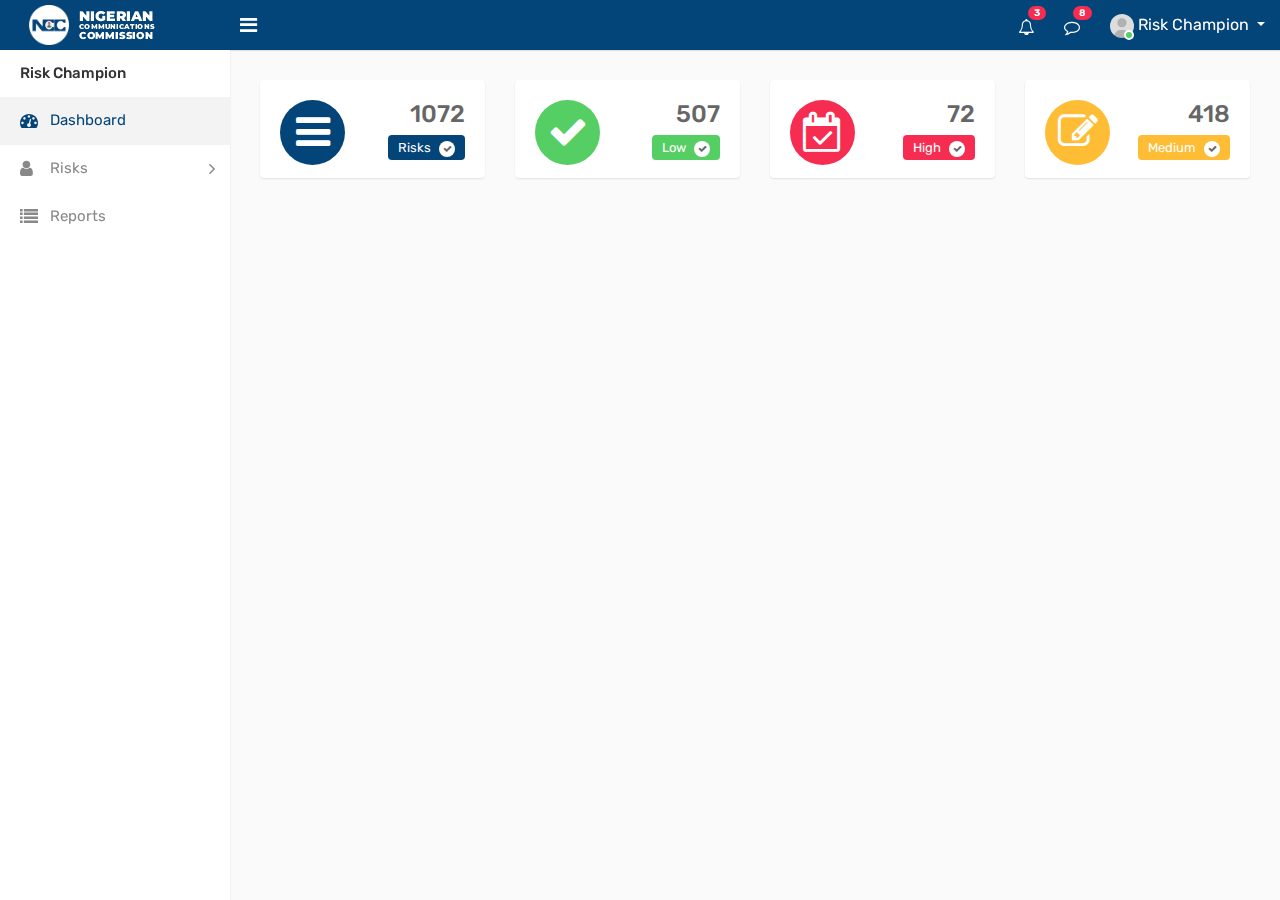
<file: RiskChampion/dashboard.html>
<!DOCTYPE html>
<html lang="en">

<head>
    <meta charset="utf-8">
    <meta name="viewport" content="width=device-width, initial-scale=1.0, user-scalable=0">
    
    <title>NCC RISK | Dashboard</title>
    <link href="https://fonts.googleapis.com/icon?family=Material+Icons" rel="stylesheet">
    <link rel="stylesheet" type="text/css" href="../assets/css/bootstrap.min.css">
    <link rel="stylesheet" type="text/css" href="../assets/css/font-awesome.min.css">
    <link rel="stylesheet" type="text/css" href="../assets/css/style.css">
    <!--[if lt IE 9]>
		<script src="assets/js/html5shiv.min.js"></script>
		<script src="assets/js/respond.min.js"></script>
	<![endif]-->
</head>

<body>
    <div class="main-wrapper">
        <div class="header">
			<div class="header-left">
				<a href="../index.html" class="logo">
					<img src="../assets/img/logo.png" width="40" height="40" alt=""> <span><img src="../assets/img/logo2.png" w= alt=""></span>
				</a>
			</div>
			<a id="toggle_btn" href="javascript:void(0);"><i class="fa fa-bars"></i></a>
            <a id="mobile_btn" class="mobile_btn float-left" href="#sidebar"><i class="fa fa-bars"></i></a>
            <ul class="nav user-menu float-right">
                <li class="nav-item dropdown d-none d-sm-block">
                    <a href="#" class="dropdown-toggle nav-link" data-toggle="dropdown"><i class="fa fa-bell-o"></i> <span class="badge badge-pill bg-danger float-right">3</span></a>
                    <div class="dropdown-menu notifications">
                        <div class="topnav-dropdown-header">
                            <span>Notifications</span>
                        </div>
                        <div class="drop-scroll">
                            <ul class="notification-list">
                                <li class="notification-message">
                                    <a href="activities.html">
                                        <div class="media">
											<span class="avatar">
												<img alt="John Doe" src="../assets/img/user.jpg" class="img-fluid">
											</span>
											<div class="media-body">
												<p class="noti-details"><span class="noti-title">John Doe</span> added new task <span class="noti-title">booking</span></p>
												<p class="noti-time"><span class="notification-time">4 mins ago</span></p>
											</div>
                                        </div>
                                    </a>
                                </li>
                                <li class="notification-message">
                                    <a href="activities.html">
                                        <div class="media">
											<span class="avatar">V</span>
											<div class="media-body">
												<p class="noti-details"><span class="noti-title">Tarah Shropshire</span> changed the task name <span class="noti-title">Appointment booking with payment gateway</span></p>
												<p class="noti-time"><span class="notification-time">6 mins ago</span></p>
											</div>
                                        </div>
                                    </a>
                                </li>
                                <li class="notification-message">
                                    <a href="activities.html">
                                        <div class="media">
											<span class="avatar">L</span>
											<div class="media-body">
												<p class="noti-details"><span class="noti-title">Misty Tison</span> added <span class="noti-title">Domenic Houston</span> and <span class="noti-title">Claire Mapes</span> to project <span class="noti-title">Doctor available module</span></p>
												<p class="noti-time"><span class="notification-time">8 mins ago</span></p>
											</div>
                                        </div>
                                    </a>
                                </li>
                                <li class="notification-message">
                                    <a href="activities.html">
                                        <div class="media">
											<span class="avatar">G</span>
											<div class="media-body">
												<p class="noti-details"><span class="noti-title">Rolland Webber</span> completed task <span class="noti-title">Patient and Doctor video conferencing</span></p>
												<p class="noti-time"><span class="notification-time">12 mins ago</span></p>
											</div>
                                        </div>
                                    </a>
                                </li>
                                <li class="notification-message">
                                    <a href="activities.html">
                                        <div class="media">
											<span class="avatar">V</span>
											<div class="media-body">
												<p class="noti-details"><span class="noti-title">Bernardo Galaviz</span> added new task <span class="noti-title">Private chat module</span></p>
												<p class="noti-time"><span class="notification-time">2 days ago</span></p>
											</div>
                                        </div>
                                    </a>
                                </li>
                            </ul>
                        </div>
                        <div class="topnav-dropdown-footer">
                            <a href="activities.html">View all Notifications</a>
                        </div>
                    </div>
                </li>
                <li class="nav-item dropdown d-none d-sm-block">
                    <a href="javascript:void(0);" id="open_msg_box" class="hasnotifications nav-link"><i class="fa fa-comment-o"></i> <span class="badge badge-pill bg-danger float-right">8</span></a>
                </li>
                <li class="nav-item dropdown has-arrow">
                    <a href="#" class="dropdown-toggle nav-link user-link" data-toggle="dropdown">
                        <span class="user-img">
							<img class="rounded-circle" src="../assets/img/user.jpg" width="24" alt="Admin">
							<span class="status online"></span>
						</span>
						<span>Risk Champion</span>
                    </a>
					<div class="dropdown-menu">
						<a class="dropdown-item" href="#">My Profile</a>
						<a class="dropdown-item" href="#">Edit Profile</a>
						<a class="dropdown-item" href="#">Settings</a>
						<a class="dropdown-item" href="../index.html">Logout</a>
					</div>
                </li>
            </ul>
            <div class="dropdown mobile-user-menu float-right">
                <a href="#" class="dropdown-toggle" data-toggle="dropdown" aria-expanded="false"><i class="fa fa-ellipsis-v"></i></a>
                <div class="dropdown-menu dropdown-menu-right">
                    <a class="dropdown-item" href="#">My Profile</a>
                    <a class="dropdown-item" href="#">Edit Profile</a>
                    <a class="dropdown-item" href="#">Settings</a>
                    <a class="dropdown-item" href="../index.html">Logout</a>
                </div>
            </div>
        </div>
        <div class="sidebar" id="sidebar">
            <div class="sidebar-inner slimscroll">
                <div id="sidebar-menu" class="sidebar-menu">
                    <ul>
                        <li class="menu-title">Risk Champion</li>
                        <li class="active">
                            <a href="dashboard.html"><i class="fa fa-dashboard"></i> <span>Dashboard</span></a>
                        </li>
                        <li class="submenu">
							<a href="#"><i class="fa fa-user"></i> <span> Risks </span> <span class="menu-arrow"></span></a>
							<ul style="display: none;">
								<li><a href="register_risk.html">Create Risk</a></li>
								<li><a href="risks.html">Manage Risks</a></li>
							</ul>
						</li>
						
                        <li>
                            <a href="#"><i class="fa fa-list"></i> <span>Reports</span></a>
                        </li>
                    </ul>
                </div>
            </div>
        </div>
        <div class="page-wrapper">
            <div class="content">
                <div class="row">
                    <div class="col-md-6 col-sm-6 col-lg-6 col-xl-3">
                        <div class="dash-widget">
							<span class="dash-widget-bg1"><i class="fa fa-bars" aria-hidden="true"></i></span>
							<div class="dash-widget-info text-right">
								<h3>1072</h3>
								<span class="widget-title1">Risks <i class="fa fa-check" aria-hidden="true"></i></span>
							</div>
                        </div>
                    </div>
                    <div class="col-md-6 col-sm-6 col-lg-6 col-xl-3">
                        <div class="dash-widget">
                            <span class="dash-widget-bg2"><i class="fa fa-check"></i></span>
                            <div class="dash-widget-info text-right">
                                <h3>507</h3>
                                <span class="widget-title2">Low <i class="fa fa-check" aria-hidden="true"></i></span>
                            </div>
                        </div>
                    </div>
                    <div class="col-md-6 col-sm-6 col-lg-6 col-xl-3">
                        <div class="dash-widget">
                            <span class="dash-widget-bg3 bg-danger"><i class="fa fa-calendar-check-o" aria-hidden="true"></i></span>
                            <div class="dash-widget-info text-right">
                                <h3>72</h3>
                                <span class="widget-title3 bg-danger">High <i class="fa fa-check" aria-hidden="true"></i></span>
                            </div>
                        </div>
                    </div>
                    <div class="col-md-6 col-sm-6 col-lg-6 col-xl-3">
                        <div class="dash-widget">
                            <span class="dash-widget-bg4"><i class="fa fa-edit" aria-hidden="true"></i></span>
                            <div class="dash-widget-info text-right">
                                <h3>418</h3>
                                <span class="widget-title4">Medium <i class="fa fa-check" aria-hidden="true"></i></span>
                            </div>
                        </div>
                    </div>
                </div>
				<div class="row">
					<!-- <div class="col-12 col-md-6 col-lg-6 col-xl-6">
						<div class="card">
							<div class="card-body">
								<div class="chart-title">
									<h4>Risk Priority</h4>
									<span class="float-right"><i class="fa fa-caret-up" aria-hidden="true"></i> 15% Higher than Last Month</span>
								</div>	
								<canvas id="linegraph"></canvas>
							</div>
						</div>
					</div> -->
					<!-- <div class="col-12 col-md-6 col-lg-6 col-xl-6">
						<div class="card">
							<div class="card-body">
								<div class="chart-title">
									<h4>Risk Chart</h4>
									<div class="float-right">
										<ul class="chat-user-total">
											<li><i class="fa fa-circle current-users" aria-hidden="true"></i>Medium</li>
											<li><i class="fa fa-circle old-users" aria-hidden="true"></i> High</li>
										</ul>
									</div>
								</div>	
								<canvas id="bargraph"></canvas>
							</div>
						</div>
					</div> -->
				</div>
				
				
            </div>
            <div class="notification-box">
                <div class="msg-sidebar notifications msg-noti">
                    <div class="topnav-dropdown-header">
                        <span>Messages</span>
                    </div>
                    <div class="drop-scroll msg-list-scroll" id="msg_list">
                        <ul class="list-box">
                            <li>
                                <a href="chat.html">
                                    <div class="list-item">
                                        <div class="list-left">
                                            <span class="avatar">R</span>
                                        </div>
                                        <div class="list-body">
                                            <span class="message-author">Richard Miles </span>
                                            <span class="message-time">12:28 AM</span>
                                            <div class="clearfix"></div>
                                            <span class="message-content">Lorem ipsum dolor sit amet, consectetur adipiscing</span>
                                        </div>
                                    </div>
                                </a>
                            </li>
                            <li>
                                <a href="chat.html">
                                    <div class="list-item new-message">
                                        <div class="list-left">
                                            <span class="avatar">J</span>
                                        </div>
                                        <div class="list-body">
                                            <span class="message-author">John Doe</span>
                                            <span class="message-time">1 Aug</span>
                                            <div class="clearfix"></div>
                                            <span class="message-content">Lorem ipsum dolor sit amet, consectetur adipiscing</span>
                                        </div>
                                    </div>
                                </a>
                            </li>
                            <li>
                                <a href="chat.html">
                                    <div class="list-item">
                                        <div class="list-left">
                                            <span class="avatar">T</span>
                                        </div>
                                        <div class="list-body">
                                            <span class="message-author"> Tarah Shropshire </span>
                                            <span class="message-time">12:28 AM</span>
                                            <div class="clearfix"></div>
                                            <span class="message-content">Lorem ipsum dolor sit amet, consectetur adipiscing</span>
                                        </div>
                                    </div>
                                </a>
                            </li>
                            <li>
                                <a href="chat.html">
                                    <div class="list-item">
                                        <div class="list-left">
                                            <span class="avatar">M</span>
                                        </div>
                                        <div class="list-body">
                                            <span class="message-author">Mike Litorus</span>
                                            <span class="message-time">12:28 AM</span>
                                            <div class="clearfix"></div>
                                            <span class="message-content">Lorem ipsum dolor sit amet, consectetur adipiscing</span>
                                        </div>
                                    </div>
                                </a>
                            </li>
                            <li>
                                <a href="chat.html">
                                    <div class="list-item">
                                        <div class="list-left">
                                            <span class="avatar">C</span>
                                        </div>
                                        <div class="list-body">
                                            <span class="message-author"> Catherine Manseau </span>
                                            <span class="message-time">12:28 AM</span>
                                            <div class="clearfix"></div>
                                            <span class="message-content">Lorem ipsum dolor sit amet, consectetur adipiscing</span>
                                        </div>
                                    </div>
                                </a>
                            </li>
                            <li>
                                <a href="chat.html">
                                    <div class="list-item">
                                        <div class="list-left">
                                            <span class="avatar">D</span>
                                        </div>
                                        <div class="list-body">
                                            <span class="message-author"> Domenic Houston </span>
                                            <span class="message-time">12:28 AM</span>
                                            <div class="clearfix"></div>
                                            <span class="message-content">Lorem ipsum dolor sit amet, consectetur adipiscing</span>
                                        </div>
                                    </div>
                                </a>
                            </li>
                            <li>
                                <a href="chat.html">
                                    <div class="list-item">
                                        <div class="list-left">
                                            <span class="avatar">B</span>
                                        </div>
                                        <div class="list-body">
                                            <span class="message-author"> Buster Wigton </span>
                                            <span class="message-time">12:28 AM</span>
                                            <div class="clearfix"></div>
                                            <span class="message-content">Lorem ipsum dolor sit amet, consectetur adipiscing</span>
                                        </div>
                                    </div>
                                </a>
                            </li>
                            <li>
                                <a href="chat.html">
                                    <div class="list-item">
                                        <div class="list-left">
                                            <span class="avatar">R</span>
                                        </div>
                                        <div class="list-body">
                                            <span class="message-author"> Rolland Webber </span>
                                            <span class="message-time">12:28 AM</span>
                                            <div class="clearfix"></div>
                                            <span class="message-content">Lorem ipsum dolor sit amet, consectetur adipiscing</span>
                                        </div>
                                    </div>
                                </a>
                            </li>
                            <li>
                                <a href="chat.html">
                                    <div class="list-item">
                                        <div class="list-left">
                                            <span class="avatar">C</span>
                                        </div>
                                        <div class="list-body">
                                            <span class="message-author"> Claire Mapes </span>
                                            <span class="message-time">12:28 AM</span>
                                            <div class="clearfix"></div>
                                            <span class="message-content">Lorem ipsum dolor sit amet, consectetur adipiscing</span>
                                        </div>
                                    </div>
                                </a>
                            </li>
                            <li>
                                <a href="chat.html">
                                    <div class="list-item">
                                        <div class="list-left">
                                            <span class="avatar">M</span>
                                        </div>
                                        <div class="list-body">
                                            <span class="message-author">Melita Faucher</span>
                                            <span class="message-time">12:28 AM</span>
                                            <div class="clearfix"></div>
                                            <span class="message-content">Lorem ipsum dolor sit amet, consectetur adipiscing</span>
                                        </div>
                                    </div>
                                </a>
                            </li>
                            <li>
                                <a href="chat.html">
                                    <div class="list-item">
                                        <div class="list-left">
                                            <span class="avatar">J</span>
                                        </div>
                                        <div class="list-body">
                                            <span class="message-author">Jeffery Lalor</span>
                                            <span class="message-time">12:28 AM</span>
                                            <div class="clearfix"></div>
                                            <span class="message-content">Lorem ipsum dolor sit amet, consectetur adipiscing</span>
                                        </div>
                                    </div>
                                </a>
                            </li>
                            <li>
                                <a href="chat.html">
                                    <div class="list-item">
                                        <div class="list-left">
                                            <span class="avatar">L</span>
                                        </div>
                                        <div class="list-body">
                                            <span class="message-author">Loren Gatlin</span>
                                            <span class="message-time">12:28 AM</span>
                                            <div class="clearfix"></div>
                                            <span class="message-content">Lorem ipsum dolor sit amet, consectetur adipiscing</span>
                                        </div>
                                    </div>
                                </a>
                            </li>
                            <li>
                                <a href="chat.html">
                                    <div class="list-item">
                                        <div class="list-left">
                                            <span class="avatar">T</span>
                                        </div>
                                        <div class="list-body">
                                            <span class="message-author">Tarah Shropshire</span>
                                            <span class="message-time">12:28 AM</span>
                                            <div class="clearfix"></div>
                                            <span class="message-content">Lorem ipsum dolor sit amet, consectetur adipiscing</span>
                                        </div>
                                    </div>
                                </a>
                            </li>
                        </ul>
                    </div>
                    <div class="topnav-dropdown-footer">
                        <a href="chat.html">See all messages</a>
                    </div>
                </div>
            </div>
        </div>
    </div>
    <div class="sidebar-overlay" data-reff=""></div>
    <script src="../assets/js/jquery-3.2.1.min.js"></script>
	<script src="../assets/js/popper.min.js"></script>
    <script src="../assets/js/bootstrap.min.js"></script>
    <script src="../assets/js/jquery.slimscroll.js"></script>
    <script src="../assets/js/Chart.bundle.js"></script>
    <script src="../assets/js/chart.js"></script>
    <script src="../assets/js/app.js"></script>

</body>

</html>
</file>
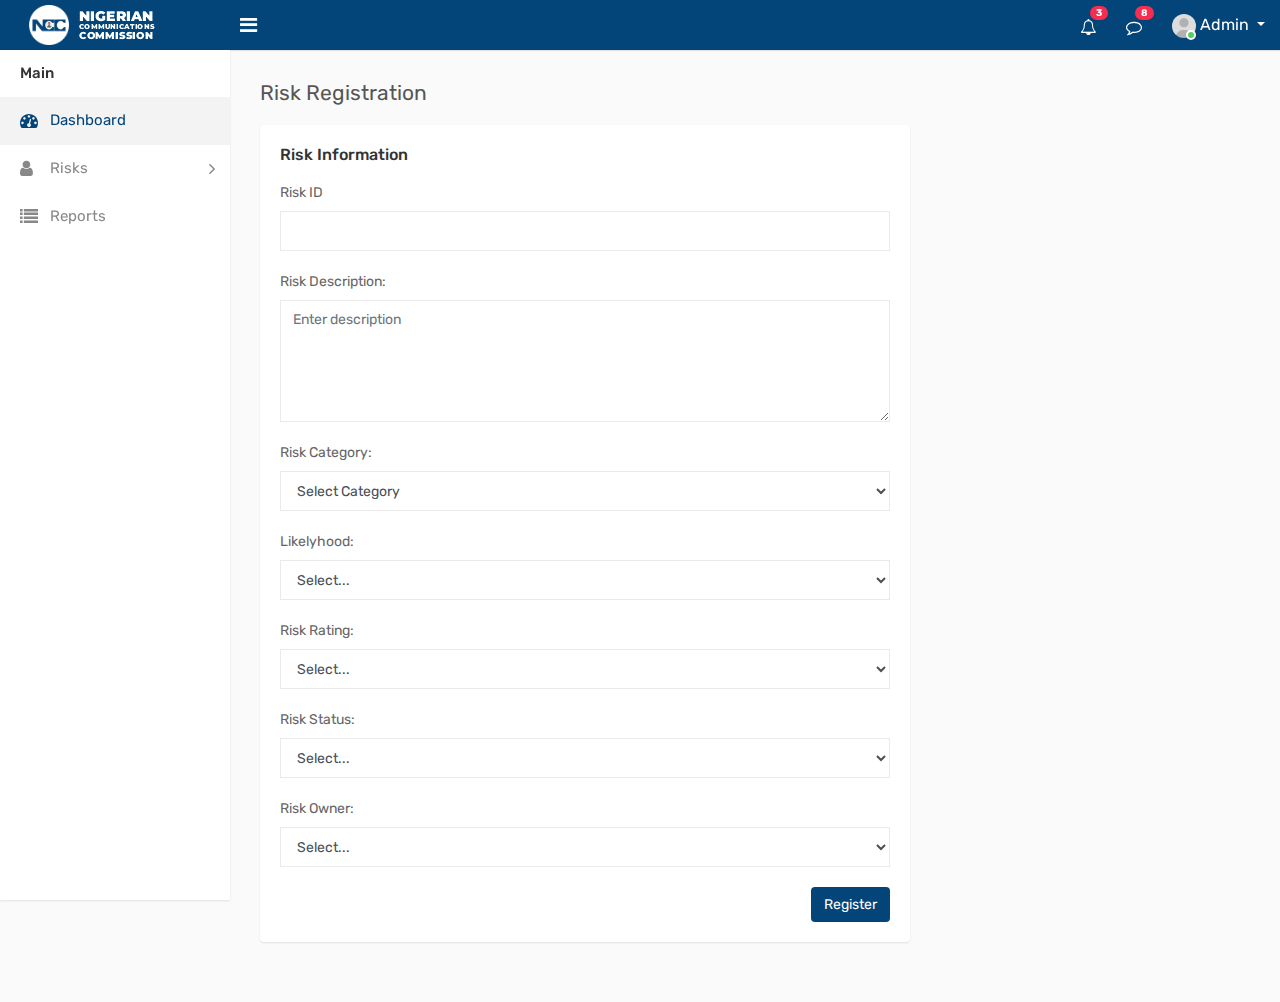
<file: RiskChampion/register_risk.html>
<!DOCTYPE html>
<html lang="en">

<head>
    <meta charset="utf-8">
    <meta name="viewport" content="width=device-width, initial-scale=1.0, user-scalable=0">
    
    <title>NCC RISK | Dashboard</title>
    <link href="https://fonts.googleapis.com/icon?family=Material+Icons" rel="stylesheet">
    <link rel="stylesheet" type="text/css" href="../assets/css/bootstrap.min.css">
    <link rel="stylesheet" type="text/css" href="../assets/css/font-awesome.min.css">
    <link rel="stylesheet" type="text/css" href="../assets/css/style.css">
    <!--[if lt IE 9]>
		<script src="assets/js/html5shiv.min.js"></script>
		<script src="assets/js/respond.min.js"></script>
	<![endif]-->
</head>

<body>
    <div class="main-wrapper">
        <div class="header">
			<div class="header-left">
				<a href="index.html" class="logo">
					<img src="../assets/img/logo.png" width="40" height="40" alt=""> <span><img src="../assets/img/logo2.png" w= alt=""></span>
				</a>
			</div>
			<a id="toggle_btn" href="javascript:void(0);"><i class="fa fa-bars"></i></a>
            <a id="mobile_btn" class="mobile_btn float-left" href="#sidebar"><i class="fa fa-bars"></i></a>
            <ul class="nav user-menu float-right">
                <li class="nav-item dropdown d-none d-sm-block">
                    <a href="#" class="dropdown-toggle nav-link" data-toggle="dropdown"><i class="fa fa-bell-o"></i> <span class="badge badge-pill bg-danger float-right">3</span></a>
                    <div class="dropdown-menu notifications">
                        <div class="topnav-dropdown-header">
                            <span>Notifications</span>
                        </div>
                        <div class="drop-scroll">
                            <ul class="notification-list">
                                <li class="notification-message">
                                    <a href="activities.html">
                                        <div class="media">
											<span class="avatar">
												<img alt="John Doe" src="../assets/img/user.jpg" class="img-fluid">
											</span>
											<div class="media-body">
												<p class="noti-details"><span class="noti-title">John Doe</span> added new task <span class="noti-title">Patient appointment booking</span></p>
												<p class="noti-time"><span class="notification-time">4 mins ago</span></p>
											</div>
                                        </div>
                                    </a>
                                </li>
                                <li class="notification-message">
                                    <a href="activities.html">
                                        <div class="media">
											<span class="avatar">V</span>
											<div class="media-body">
												<p class="noti-details"><span class="noti-title">Tarah Shropshire</span> changed the task name <span class="noti-title">Appointment booking with payment gateway</span></p>
												<p class="noti-time"><span class="notification-time">6 mins ago</span></p>
											</div>
                                        </div>
                                    </a>
                                </li>
                                <li class="notification-message">
                                    <a href="activities.html">
                                        <div class="media">
											<span class="avatar">L</span>
											<div class="media-body">
												<p class="noti-details"><span class="noti-title">Misty Tison</span> added <span class="noti-title">Domenic Houston</span> and <span class="noti-title">Claire Mapes</span> to project <span class="noti-title">Doctor available module</span></p>
												<p class="noti-time"><span class="notification-time">8 mins ago</span></p>
											</div>
                                        </div>
                                    </a>
                                </li>
                                <li class="notification-message">
                                    <a href="activities.html">
                                        <div class="media">
											<span class="avatar">G</span>
											<div class="media-body">
												<p class="noti-details"><span class="noti-title">Rolland Webber</span> completed task <span class="noti-title">Patient and Doctor video conferencing</span></p>
												<p class="noti-time"><span class="notification-time">12 mins ago</span></p>
											</div>
                                        </div>
                                    </a>
                                </li>
                                <li class="notification-message">
                                    <a href="activities.html">
                                        <div class="media">
											<span class="avatar">V</span>
											<div class="media-body">
												<p class="noti-details"><span class="noti-title">Bernardo Galaviz</span> added new task <span class="noti-title">Private chat module</span></p>
												<p class="noti-time"><span class="notification-time">2 days ago</span></p>
											</div>
                                        </div>
                                    </a>
                                </li>
                            </ul>
                        </div>
                        <div class="topnav-dropdown-footer">
                            <a href="activities.html">View all Notifications</a>
                        </div>
                    </div>
                </li>
                <li class="nav-item dropdown d-none d-sm-block">
                    <a href="javascript:void(0);" id="open_msg_box" class="hasnotifications nav-link"><i class="fa fa-comment-o"></i> <span class="badge badge-pill bg-danger float-right">8</span></a>
                </li>
                <li class="nav-item dropdown has-arrow">
                    <a href="#" class="dropdown-toggle nav-link user-link" data-toggle="dropdown">
                        <span class="user-img">
							<img class="rounded-circle" src="../assets/img/user.jpg" width="24" alt="Admin">
							<span class="status online"></span>
						</span>
						<span>Admin</span>
                    </a>
					<div class="dropdown-menu">
						<a class="dropdown-item" href="profile.html">My Profile</a>
						<a class="dropdown-item" href="edit-profile.html">Edit Profile</a>
						<a class="dropdown-item" href="settings.html">Settings</a>
						<a class="dropdown-item" href="login.html">Logout</a>
					</div>
                </li>
            </ul>
            <div class="dropdown mobile-user-menu float-right">
                <a href="#" class="dropdown-toggle" data-toggle="dropdown" aria-expanded="false"><i class="fa fa-ellipsis-v"></i></a>
                <div class="dropdown-menu dropdown-menu-right">
                    <a class="dropdown-item" href="profile.html">My Profile</a>
                    <a class="dropdown-item" href="edit-profile.html">Edit Profile</a>
                    <a class="dropdown-item" href="settings.html">Settings</a>
                    <a class="dropdown-item" href="login.html">Logout</a>
                </div>
            </div>
        </div>
        <div class="sidebar" id="sidebar">
            <div class="sidebar-inner slimscroll">
                <div id="sidebar-menu" class="sidebar-menu">
                    <ul>
                        <li class="menu-title">Main</li>
                        <li class="active">
                            <a href="dashboard.html"><i class="fa fa-dashboard"></i> <span>Dashboard</span></a>
                        </li>
                        <li class="submenu">
							<a href="#"><i class="fa fa-user"></i> <span> Risks </span> <span class="menu-arrow"></span></a>
							<ul style="display: none;">
								<li><a href="employees.html">Create Risk</a></li>
								<li><a href="risks.html">Manage Risks</a></li>
							</ul>
						</li>
						
                        <li>
                            <a href="#"><i class="fa fa-list"></i> <span>Reports</span></a>
                        </li>
                    </ul>
                </div>
            </div>
        </div>
        <div class="page-wrapper">
                <!-- page contenets goes here -->

                <div class="content">
                    <div class="row">
                        <div class="col-sm-12">
                            <h4 class="page-title">Risk Registration</h4>
                        </div>
                    </div>
                    <div class="row">
                        <div class="col-md-8">
                            <div class="card-box">
                                <h4 class="card-title">Risk Information</h4>
                                <form action="#">
                                    <div class="form-group">
                                        <label>Risk ID</label>
                                        <input type="text" class="form-control">
                                    </div>
                                    <div class="form-group">
                                        <label>Risk Description:</label>
                                        <textarea rows="5" cols="5" class="form-control" placeholder="Enter description"></textarea>
                                    </div>
                                    <div class="form-group">
                                        <label>Risk Category:</label>
                                        <select class="form-control">
                                            <option>Select Category</option>
                                            <option value="1">Operational Risk</option>
                                            <option value="2">Reputational Risk</option>
                                            <option value="3">Financial Risk</option>
                                            <option value="4">Compliance Risk</option>
                                        </select>
                                    </div>
                                    <div class="form-group">
                                        <label>Likelyhood:</label>
                                        <select class="form-control">
                                            <option>Select...</option>
                                            <option value="1">1</option>
                                            <option value="2">2</option>
                                            <option value="3">3</option>
                                            <option value="4">4</option>
                                        </select>
                                    </div>
                                    <div class="form-group">
                                        <label>Risk Rating:</label>
                                        <select class="form-control">
                                            <option>Select...</option>
                                            <option value="1">3</option>
                                            <option value="2">4</option>
                                            <option value="3">5</option>
                                            <option value="4">6</option>
                                        </select>
                                    </div>

                                    <div class="form-group">
                                        <label>Risk Status:</label>
                                        <select class="form-control">
                                            <option>Select...</option>
                                            <option value="1">Low</option>
                                            <option value="2">Medium</option>
                                            <option value="3">High</option>
                                        </select>
                                    </div>

                                    <div class="form-group">
                                        <label>Risk Owner:</label>
                                        <select class="form-control">
                                            <option>Select...</option>
                                            <option value="1">Director, New Media & Information Security</option>
                                            <option value="2">Director, Zonal Operations</option>
                                            <option value="3">Head of Procurement</option>
                                            <option value="3">Director,Technnical Standards and Network Integrity</option>
                                            <option value="3">Director PCEA</option>
                                            <option value="3">Head, CME</option>
                                        </select>
                                    </div>                                  
                                    <div class="text-right">
                                        <button type="submit" class="btn btn-primary">Register</button>
                                    </div>
                                </form>
                            </div>
                        </div>
                        
                    </div>
                    
                    
                </div>

            <div class="notification-box">
                <div class="msg-sidebar notifications msg-noti">
                    <div class="topnav-dropdown-header">
                        <span>Messages</span>
                    </div>
                    <div class="drop-scroll msg-list-scroll" id="msg_list">
                        <ul class="list-box">
                            <li>
                                <a href="chat.html">
                                    <div class="list-item">
                                        <div class="list-left">
                                            <span class="avatar">R</span>
                                        </div>
                                        <div class="list-body">
                                            <span class="message-author">Richard Miles </span>
                                            <span class="message-time">12:28 AM</span>
                                            <div class="clearfix"></div>
                                            <span class="message-content">Lorem ipsum dolor sit amet, consectetur adipiscing</span>
                                        </div>
                                    </div>
                                </a>
                            </li>
                            <li>
                                <a href="chat.html">
                                    <div class="list-item new-message">
                                        <div class="list-left">
                                            <span class="avatar">J</span>
                                        </div>
                                        <div class="list-body">
                                            <span class="message-author">John Doe</span>
                                            <span class="message-time">1 Aug</span>
                                            <div class="clearfix"></div>
                                            <span class="message-content">Lorem ipsum dolor sit amet, consectetur adipiscing</span>
                                        </div>
                                    </div>
                                </a>
                            </li>
                            <li>
                                <a href="chat.html">
                                    <div class="list-item">
                                        <div class="list-left">
                                            <span class="avatar">T</span>
                                        </div>
                                        <div class="list-body">
                                            <span class="message-author"> Tarah Shropshire </span>
                                            <span class="message-time">12:28 AM</span>
                                            <div class="clearfix"></div>
                                            <span class="message-content">Lorem ipsum dolor sit amet, consectetur adipiscing</span>
                                        </div>
                                    </div>
                                </a>
                            </li>
                            <li>
                                <a href="chat.html">
                                    <div class="list-item">
                                        <div class="list-left">
                                            <span class="avatar">M</span>
                                        </div>
                                        <div class="list-body">
                                            <span class="message-author">Mike Litorus</span>
                                            <span class="message-time">12:28 AM</span>
                                            <div class="clearfix"></div>
                                            <span class="message-content">Lorem ipsum dolor sit amet, consectetur adipiscing</span>
                                        </div>
                                    </div>
                                </a>
                            </li>
                            <li>
                                <a href="chat.html">
                                    <div class="list-item">
                                        <div class="list-left">
                                            <span class="avatar">C</span>
                                        </div>
                                        <div class="list-body">
                                            <span class="message-author"> Catherine Manseau </span>
                                            <span class="message-time">12:28 AM</span>
                                            <div class="clearfix"></div>
                                            <span class="message-content">Lorem ipsum dolor sit amet, consectetur adipiscing</span>
                                        </div>
                                    </div>
                                </a>
                            </li>
                            <li>
                                <a href="chat.html">
                                    <div class="list-item">
                                        <div class="list-left">
                                            <span class="avatar">D</span>
                                        </div>
                                        <div class="list-body">
                                            <span class="message-author"> Domenic Houston </span>
                                            <span class="message-time">12:28 AM</span>
                                            <div class="clearfix"></div>
                                            <span class="message-content">Lorem ipsum dolor sit amet, consectetur adipiscing</span>
                                        </div>
                                    </div>
                                </a>
                            </li>
                            <li>
                                <a href="chat.html">
                                    <div class="list-item">
                                        <div class="list-left">
                                            <span class="avatar">B</span>
                                        </div>
                                        <div class="list-body">
                                            <span class="message-author"> Buster Wigton </span>
                                            <span class="message-time">12:28 AM</span>
                                            <div class="clearfix"></div>
                                            <span class="message-content">Lorem ipsum dolor sit amet, consectetur adipiscing</span>
                                        </div>
                                    </div>
                                </a>
                            </li>
                            <li>
                                <a href="chat.html">
                                    <div class="list-item">
                                        <div class="list-left">
                                            <span class="avatar">R</span>
                                        </div>
                                        <div class="list-body">
                                            <span class="message-author"> Rolland Webber </span>
                                            <span class="message-time">12:28 AM</span>
                                            <div class="clearfix"></div>
                                            <span class="message-content">Lorem ipsum dolor sit amet, consectetur adipiscing</span>
                                        </div>
                                    </div>
                                </a>
                            </li>
                            <li>
                                <a href="chat.html">
                                    <div class="list-item">
                                        <div class="list-left">
                                            <span class="avatar">C</span>
                                        </div>
                                        <div class="list-body">
                                            <span class="message-author"> Claire Mapes </span>
                                            <span class="message-time">12:28 AM</span>
                                            <div class="clearfix"></div>
                                            <span class="message-content">Lorem ipsum dolor sit amet, consectetur adipiscing</span>
                                        </div>
                                    </div>
                                </a>
                            </li>
                            <li>
                                <a href="chat.html">
                                    <div class="list-item">
                                        <div class="list-left">
                                            <span class="avatar">M</span>
                                        </div>
                                        <div class="list-body">
                                            <span class="message-author">Melita Faucher</span>
                                            <span class="message-time">12:28 AM</span>
                                            <div class="clearfix"></div>
                                            <span class="message-content">Lorem ipsum dolor sit amet, consectetur adipiscing</span>
                                        </div>
                                    </div>
                                </a>
                            </li>
                            <li>
                                <a href="chat.html">
                                    <div class="list-item">
                                        <div class="list-left">
                                            <span class="avatar">J</span>
                                        </div>
                                        <div class="list-body">
                                            <span class="message-author">Jeffery Lalor</span>
                                            <span class="message-time">12:28 AM</span>
                                            <div class="clearfix"></div>
                                            <span class="message-content">Lorem ipsum dolor sit amet, consectetur adipiscing</span>
                                        </div>
                                    </div>
                                </a>
                            </li>
                            <li>
                                <a href="chat.html">
                                    <div class="list-item">
                                        <div class="list-left">
                                            <span class="avatar">L</span>
                                        </div>
                                        <div class="list-body">
                                            <span class="message-author">Loren Gatlin</span>
                                            <span class="message-time">12:28 AM</span>
                                            <div class="clearfix"></div>
                                            <span class="message-content">Lorem ipsum dolor sit amet, consectetur adipiscing</span>
                                        </div>
                                    </div>
                                </a>
                            </li>
                            <li>
                                <a href="chat.html">
                                    <div class="list-item">
                                        <div class="list-left">
                                            <span class="avatar">T</span>
                                        </div>
                                        <div class="list-body">
                                            <span class="message-author">Tarah Shropshire</span>
                                            <span class="message-time">12:28 AM</span>
                                            <div class="clearfix"></div>
                                            <span class="message-content">Lorem ipsum dolor sit amet, consectetur adipiscing</span>
                                        </div>
                                    </div>
                                </a>
                            </li>
                        </ul>
                    </div>
                    <div class="topnav-dropdown-footer">
                        <a href="chat.html">See all messages</a>
                    </div>
                </div>
            </div>
        </div>
    </div>
    <div class="sidebar-overlay" data-reff=""></div>
    <script src="../assets/js/jquery-3.2.1.min.js"></script>
	<script src="../assets/js/popper.min.js"></script>
    <script src="../assets/js/bootstrap.min.js"></script>
    <script src="../assets/js/jquery.slimscroll.js"></script>
    <script src="../assets/js/Chart.bundle.js"></script>
    <script src="../assets/js/chart.js"></script>
    <script src="../assets/js/app.js"></script>

</body>

</html>
</file>
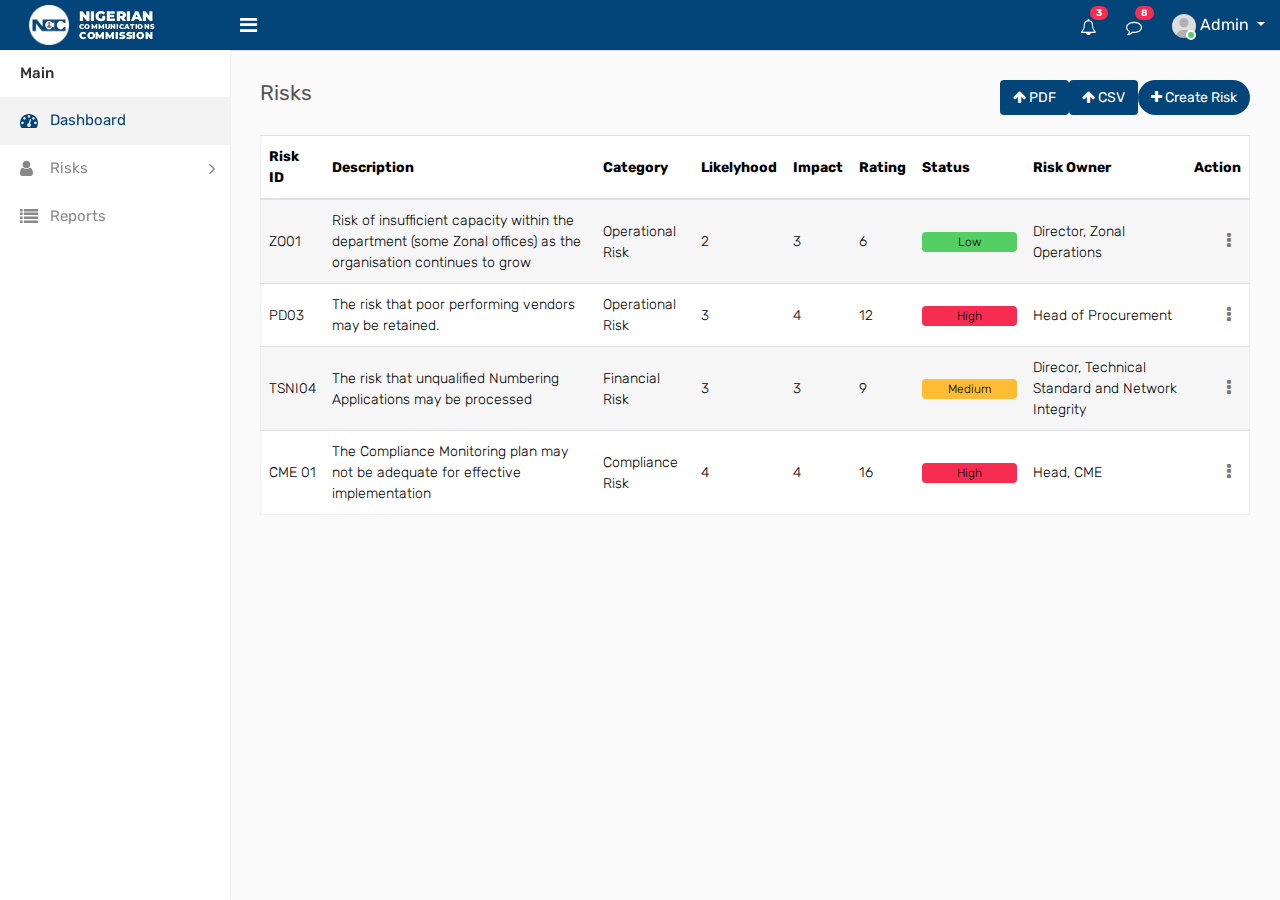
<file: RiskChampion/risks.html>
<!DOCTYPE html>
<html lang="en">

<head>
    <meta charset="utf-8">
    <meta name="viewport" content="width=device-width, initial-scale=1.0, user-scalable=0">
    
    <title>NCC RISK | Dashboard</title>
    <link href="https://fonts.googleapis.com/icon?family=Material+Icons" rel="stylesheet">
    <link rel="stylesheet" type="text/css" href="../assets/css/bootstrap.min.css">
    <link rel="stylesheet" type="text/css" href="../assets/css/font-awesome.min.css">
    <link rel="stylesheet" type="text/css" href="../assets/css/style.css">
    <!--[if lt IE 9]>
		<script src="assets/js/html5shiv.min.js"></script>
		<script src="assets/js/respond.min.js"></script>
	<![endif]-->
</head>

<body>
    <div class="main-wrapper">
        <div class="header">
			<div class="header-left">
				<a href="index.html" class="logo">
					<img src="../assets/img/logo.png" width="40" height="40" alt=""> <span><img src="../assets/img/logo2.png" w= alt=""></span>
				</a>
			</div>
			<a id="toggle_btn" href="javascript:void(0);"><i class="fa fa-bars"></i></a>
            <a id="mobile_btn" class="mobile_btn float-left" href="#sidebar"><i class="fa fa-bars"></i></a>
            <ul class="nav user-menu float-right">
                <li class="nav-item dropdown d-none d-sm-block">
                    <a href="#" class="dropdown-toggle nav-link" data-toggle="dropdown"><i class="fa fa-bell-o"></i> <span class="badge badge-pill bg-danger float-right">3</span></a>
                    <div class="dropdown-menu notifications">
                        <div class="topnav-dropdown-header">
                            <span>Notifications</span>
                        </div>
                        <div class="drop-scroll">
                            <ul class="notification-list">
                                <li class="notification-message">
                                    <a href="activities.html">
                                        <div class="media">
											<span class="avatar">
												<img alt="John Doe" src="../assets/img/user.jpg" class="img-fluid">
											</span>
											<div class="media-body">
												<p class="noti-details"><span class="noti-title">John Doe</span> added new task <span class="noti-title">Patient appointment booking</span></p>
												<p class="noti-time"><span class="notification-time">4 mins ago</span></p>
											</div>
                                        </div>
                                    </a>
                                </li>
                                <li class="notification-message">
                                    <a href="activities.html">
                                        <div class="media">
											<span class="avatar">V</span>
											<div class="media-body">
												<p class="noti-details"><span class="noti-title">Tarah Shropshire</span> changed the task name <span class="noti-title">Appointment booking with payment gateway</span></p>
												<p class="noti-time"><span class="notification-time">6 mins ago</span></p>
											</div>
                                        </div>
                                    </a>
                                </li>
                                <li class="notification-message">
                                    <a href="activities.html">
                                        <div class="media">
											<span class="avatar">L</span>
											<div class="media-body">
												<p class="noti-details"><span class="noti-title">Misty Tison</span> added <span class="noti-title">Domenic Houston</span> and <span class="noti-title">Claire Mapes</span> to project <span class="noti-title">Doctor available module</span></p>
												<p class="noti-time"><span class="notification-time">8 mins ago</span></p>
											</div>
                                        </div>
                                    </a>
                                </li>
                                <li class="notification-message">
                                    <a href="activities.html">
                                        <div class="media">
											<span class="avatar">G</span>
											<div class="media-body">
												<p class="noti-details"><span class="noti-title">Rolland Webber</span> completed task <span class="noti-title">Patient and Doctor video conferencing</span></p>
												<p class="noti-time"><span class="notification-time">12 mins ago</span></p>
											</div>
                                        </div>
                                    </a>
                                </li>
                                <li class="notification-message">
                                    <a href="activities.html">
                                        <div class="media">
											<span class="avatar">V</span>
											<div class="media-body">
												<p class="noti-details"><span class="noti-title">Bernardo Galaviz</span> added new task <span class="noti-title">Private chat module</span></p>
												<p class="noti-time"><span class="notification-time">2 days ago</span></p>
											</div>
                                        </div>
                                    </a>
                                </li>
                            </ul>
                        </div>
                        <div class="topnav-dropdown-footer">
                            <a href="activities.html">View all Notifications</a>
                        </div>
                    </div>
                </li>
                <li class="nav-item dropdown d-none d-sm-block">
                    <a href="javascript:void(0);" id="open_msg_box" class="hasnotifications nav-link"><i class="fa fa-comment-o"></i> <span class="badge badge-pill bg-danger float-right">8</span></a>
                </li>
                <li class="nav-item dropdown has-arrow">
                    <a href="#" class="dropdown-toggle nav-link user-link" data-toggle="dropdown">
                        <span class="user-img">
							<img class="rounded-circle" src="../assets/img/user.jpg" width="24" alt="Admin">
							<span class="status online"></span>
						</span>
						<span>Admin</span>
                    </a>
					<div class="dropdown-menu">
						<a class="dropdown-item" href="profile.html">My Profile</a>
						<a class="dropdown-item" href="edit-profile.html">Edit Profile</a>
						<a class="dropdown-item" href="settings.html">Settings</a>
						<a class="dropdown-item" href="login.html">Logout</a>
					</div>
                </li>
            </ul>
            <div class="dropdown mobile-user-menu float-right">
                <a href="#" class="dropdown-toggle" data-toggle="dropdown" aria-expanded="false"><i class="fa fa-ellipsis-v"></i></a>
                <div class="dropdown-menu dropdown-menu-right">
                    <a class="dropdown-item" href="profile.html">My Profile</a>
                    <a class="dropdown-item" href="edit-profile.html">Edit Profile</a>
                    <a class="dropdown-item" href="settings.html">Settings</a>
                    <a class="dropdown-item" href="login.html">Logout</a>
                </div>
            </div>
        </div>
        <div class="sidebar" id="sidebar">
            <div class="sidebar-inner slimscroll">
                <div id="sidebar-menu" class="sidebar-menu">
                    <ul>
                        <li class="menu-title">Main</li>
                        <li class="active">
                            <a href="dashboard.html"><i class="fa fa-dashboard"></i> <span>Dashboard</span></a>
                        </li>
                        <li class="submenu">
							<a href="#"><i class="fa fa-user"></i> <span> Risks </span> <span class="menu-arrow"></span></a>
							<ul style="display: none;">
								<li><a href="employees.html">Create Risk</a></li>
								<li><a href="risks.html">Manage Risks</a></li>
							</ul>
						</li>
						
                        <li>
                            <a href="#"><i class="fa fa-list"></i> <span>Reports</span></a>
                        </li>
                    </ul>
                </div>
            </div>
        </div>
        <div class="page-wrapper">
            <!-- page contenets goes here -->
            <div class="content">
                <div class="row">
                    <div class="col-sm-4 col-3">
                        <h4 class="page-title">Risks</h4>
                    </div>
                    <div class="col-sm-8 col-9 text-right m-b-20">
                        <a href="register_risk.html" class="btn btn btn-primary btn-rounded float-right"><i class="fa fa-plus"></i> Create Risk</a>
                        <a href="#" class="btn btn btn-primary float-right"><i class="fa fa-arrow-up"></i> CSV</a>
                        <a href="#" class="btn btn btn-primary float-right"><i class="fa fa-arrow-up"></i> PDF</a>
                    </div>
                </div>
				<div class="row">
					<div class="col-md-12">
						<div class="table-responsive">
							<table class="table table-border table-striped custom-table mb-0">
								<thead>
									<tr>
										<th>Risk ID</th>
										<th>Description</th>
										<th>Category</th>
										<th>Likelyhood</th>
										<th>Impact</th>
										<th>Rating</th>
										<th>Status</th>
										<th>Risk Owner</th>
										<th class="text-right">Action</th>
									</tr>
								</thead>
								<tbody>
									<tr>
										<td>ZO01</td>
										<td>Risk of insufficient capacity within the department (some Zonal offices) as the organisation continues to grow</td>
										<td>Operational Risk</td>
										<td>2</td>
                                        <td>3</td>
                                        <td>6</td>
										<td><span class="custom-badge bg-success">Low</span></td>
                                        <td>Director, Zonal Operations</td>
										<td class="text-right">
											<div class="dropdown dropdown-action">
												<a href="#" class="action-icon dropdown-toggle" data-toggle="dropdown" aria-expanded="false"><i class="fa fa-ellipsis-v"></i></a>
												<div class="dropdown-menu dropdown-menu-right">
													<a class="dropdown-item" href="#"><i class="fa fa-pencil m-r-5"></i> Edit</a>
													<a class="dropdown-item" href="#" data-toggle="modal" data-target="#delete_schedule"><i class="fa fa-trash-o m-r-5"></i> Delete</a>
												</div>
											</div>
										</td>
									</tr>
                                    <tr>
										<td>PD03</td>
										<td>The risk that poor performing vendors may be retained.</td>
										<td>Operational Risk</td>
										<td>3</td>
                                        <td>4</td>
                                        <td>12</td>
										<td><span class="custom-badge bg-danger">High</span></td>
                                        <td>Head of Procurement</td>
										<td class="text-right">
											<div class="dropdown dropdown-action">
												<a href="#" class="action-icon dropdown-toggle" data-toggle="dropdown" aria-expanded="false"><i class="fa fa-ellipsis-v"></i></a>
												<div class="dropdown-menu dropdown-menu-right">
													<a class="dropdown-item" href="#"><i class="fa fa-pencil m-r-5"></i> Edit</a>
													<a class="dropdown-item" href="#" data-toggle="modal" data-target="#delete_schedule"><i class="fa fa-trash-o m-r-5"></i> Delete</a>
												</div>
											</div>
										</td>
									</tr>
                                    <tr>
										<td>TSNI04</td>
										<td>The risk that unqualified Numbering Applications may be processed</td>
										<td>Financial Risk</td>
										<td>3</td>
                                        <td>3</td>
                                        <td>9</td>
										<td><span class="custom-badge bg-warning">Medium</span></td>
                                        <td>Direcor, Technical Standard and Network Integrity</td>
										<td class="text-right">
											<div class="dropdown dropdown-action">
												<a href="#" class="action-icon dropdown-toggle" data-toggle="dropdown" aria-expanded="false"><i class="fa fa-ellipsis-v"></i></a>
												<div class="dropdown-menu dropdown-menu-right">
													<a class="dropdown-item" href="#"><i class="fa fa-pencil m-r-5"></i> Edit</a>
													<a class="dropdown-item" href="#" data-toggle="modal" data-target="#delete_schedule"><i class="fa fa-trash-o m-r-5"></i> Delete</a>
												</div>
											</div>
										</td>
									</tr>
                                    <tr>
										<td>CME 01</td>
										<td>The Compliance Monitoring plan may not be adequate for effective implementation</td>
										<td>Compliance Risk</td>
										<td>4</td>
                                        <td>4</td>
                                        <td>16</td>
										<td><span class="custom-badge bg-danger">High</span></td>
                                        <td>Head, CME</td>
										<td class="text-right">
											<div class="dropdown dropdown-action">
												<a href="#" class="action-icon dropdown-toggle" data-toggle="dropdown" aria-expanded="false"><i class="fa fa-ellipsis-v"></i></a>
												<div class="dropdown-menu dropdown-menu-right">
													<a class="dropdown-item" href="#"><i class="fa fa-pencil m-r-5"></i> Edit</a>
													<a class="dropdown-item" href="#" data-toggle="modal" data-target="#delete_schedule"><i class="fa fa-trash-o m-r-5"></i> Delete</a>
												</div>
											</div>
										</td>
									</tr>
								</tbody>
							</table>
						</div>
                </div>
                </div>
            </div>

            <div class="notification-box">
                <div class="msg-sidebar notifications msg-noti">
                    <div class="topnav-dropdown-header">
                        <span>Messages</span>
                    </div>
                    <div class="drop-scroll msg-list-scroll" id="msg_list">
                        <ul class="list-box">
                            <li>
                                <a href="chat.html">
                                    <div class="list-item">
                                        <div class="list-left">
                                            <span class="avatar">R</span>
                                        </div>
                                        <div class="list-body">
                                            <span class="message-author">Richard Miles </span>
                                            <span class="message-time">12:28 AM</span>
                                            <div class="clearfix"></div>
                                            <span class="message-content">Lorem ipsum dolor sit amet, consectetur adipiscing</span>
                                        </div>
                                    </div>
                                </a>
                            </li>
                            <li>
                                <a href="chat.html">
                                    <div class="list-item new-message">
                                        <div class="list-left">
                                            <span class="avatar">J</span>
                                        </div>
                                        <div class="list-body">
                                            <span class="message-author">John Doe</span>
                                            <span class="message-time">1 Aug</span>
                                            <div class="clearfix"></div>
                                            <span class="message-content">Lorem ipsum dolor sit amet, consectetur adipiscing</span>
                                        </div>
                                    </div>
                                </a>
                            </li>
                            <li>
                                <a href="chat.html">
                                    <div class="list-item">
                                        <div class="list-left">
                                            <span class="avatar">T</span>
                                        </div>
                                        <div class="list-body">
                                            <span class="message-author"> Tarah Shropshire </span>
                                            <span class="message-time">12:28 AM</span>
                                            <div class="clearfix"></div>
                                            <span class="message-content">Lorem ipsum dolor sit amet, consectetur adipiscing</span>
                                        </div>
                                    </div>
                                </a>
                            </li>
                            <li>
                                <a href="chat.html">
                                    <div class="list-item">
                                        <div class="list-left">
                                            <span class="avatar">M</span>
                                        </div>
                                        <div class="list-body">
                                            <span class="message-author">Mike Litorus</span>
                                            <span class="message-time">12:28 AM</span>
                                            <div class="clearfix"></div>
                                            <span class="message-content">Lorem ipsum dolor sit amet, consectetur adipiscing</span>
                                        </div>
                                    </div>
                                </a>
                            </li>
                            <li>
                                <a href="chat.html">
                                    <div class="list-item">
                                        <div class="list-left">
                                            <span class="avatar">C</span>
                                        </div>
                                        <div class="list-body">
                                            <span class="message-author"> Catherine Manseau </span>
                                            <span class="message-time">12:28 AM</span>
                                            <div class="clearfix"></div>
                                            <span class="message-content">Lorem ipsum dolor sit amet, consectetur adipiscing</span>
                                        </div>
                                    </div>
                                </a>
                            </li>
                            <li>
                                <a href="chat.html">
                                    <div class="list-item">
                                        <div class="list-left">
                                            <span class="avatar">D</span>
                                        </div>
                                        <div class="list-body">
                                            <span class="message-author"> Domenic Houston </span>
                                            <span class="message-time">12:28 AM</span>
                                            <div class="clearfix"></div>
                                            <span class="message-content">Lorem ipsum dolor sit amet, consectetur adipiscing</span>
                                        </div>
                                    </div>
                                </a>
                            </li>
                            <li>
                                <a href="chat.html">
                                    <div class="list-item">
                                        <div class="list-left">
                                            <span class="avatar">B</span>
                                        </div>
                                        <div class="list-body">
                                            <span class="message-author"> Buster Wigton </span>
                                            <span class="message-time">12:28 AM</span>
                                            <div class="clearfix"></div>
                                            <span class="message-content">Lorem ipsum dolor sit amet, consectetur adipiscing</span>
                                        </div>
                                    </div>
                                </a>
                            </li>
                            <li>
                                <a href="chat.html">
                                    <div class="list-item">
                                        <div class="list-left">
                                            <span class="avatar">R</span>
                                        </div>
                                        <div class="list-body">
                                            <span class="message-author"> Rolland Webber </span>
                                            <span class="message-time">12:28 AM</span>
                                            <div class="clearfix"></div>
                                            <span class="message-content">Lorem ipsum dolor sit amet, consectetur adipiscing</span>
                                        </div>
                                    </div>
                                </a>
                            </li>
                            <li>
                                <a href="chat.html">
                                    <div class="list-item">
                                        <div class="list-left">
                                            <span class="avatar">C</span>
                                        </div>
                                        <div class="list-body">
                                            <span class="message-author"> Claire Mapes </span>
                                            <span class="message-time">12:28 AM</span>
                                            <div class="clearfix"></div>
                                            <span class="message-content">Lorem ipsum dolor sit amet, consectetur adipiscing</span>
                                        </div>
                                    </div>
                                </a>
                            </li>
                            <li>
                                <a href="chat.html">
                                    <div class="list-item">
                                        <div class="list-left">
                                            <span class="avatar">M</span>
                                        </div>
                                        <div class="list-body">
                                            <span class="message-author">Melita Faucher</span>
                                            <span class="message-time">12:28 AM</span>
                                            <div class="clearfix"></div>
                                            <span class="message-content">Lorem ipsum dolor sit amet, consectetur adipiscing</span>
                                        </div>
                                    </div>
                                </a>
                            </li>
                            <li>
                                <a href="chat.html">
                                    <div class="list-item">
                                        <div class="list-left">
                                            <span class="avatar">J</span>
                                        </div>
                                        <div class="list-body">
                                            <span class="message-author">Jeffery Lalor</span>
                                            <span class="message-time">12:28 AM</span>
                                            <div class="clearfix"></div>
                                            <span class="message-content">Lorem ipsum dolor sit amet, consectetur adipiscing</span>
                                        </div>
                                    </div>
                                </a>
                            </li>
                            <li>
                                <a href="chat.html">
                                    <div class="list-item">
                                        <div class="list-left">
                                            <span class="avatar">L</span>
                                        </div>
                                        <div class="list-body">
                                            <span class="message-author">Loren Gatlin</span>
                                            <span class="message-time">12:28 AM</span>
                                            <div class="clearfix"></div>
                                            <span class="message-content">Lorem ipsum dolor sit amet, consectetur adipiscing</span>
                                        </div>
                                    </div>
                                </a>
                            </li>
                            <li>
                                <a href="chat.html">
                                    <div class="list-item">
                                        <div class="list-left">
                                            <span class="avatar">T</span>
                                        </div>
                                        <div class="list-body">
                                            <span class="message-author">Tarah Shropshire</span>
                                            <span class="message-time">12:28 AM</span>
                                            <div class="clearfix"></div>
                                            <span class="message-content">Lorem ipsum dolor sit amet, consectetur adipiscing</span>
                                        </div>
                                    </div>
                                </a>
                            </li>
                        </ul>
                    </div>
                    <div class="topnav-dropdown-footer">
                        <a href="chat.html">See all messages</a>
                    </div>
                </div>
            </div>
        </div>
    </div>
    <div class="sidebar-overlay" data-reff=""></div>
    <script src="../assets/js/jquery-3.2.1.min.js"></script>
	<script src="../assets/js/popper.min.js"></script>
    <script src="../assets/js/bootstrap.min.js"></script>
    <script src="../assets/js/jquery.slimscroll.js"></script>
    <script src="../assets/js/Chart.bundle.js"></script>
    <script src="../assets/js/chart.js"></script>
    <script src="../assets/js/app.js"></script>

</body>

</html>
</file>
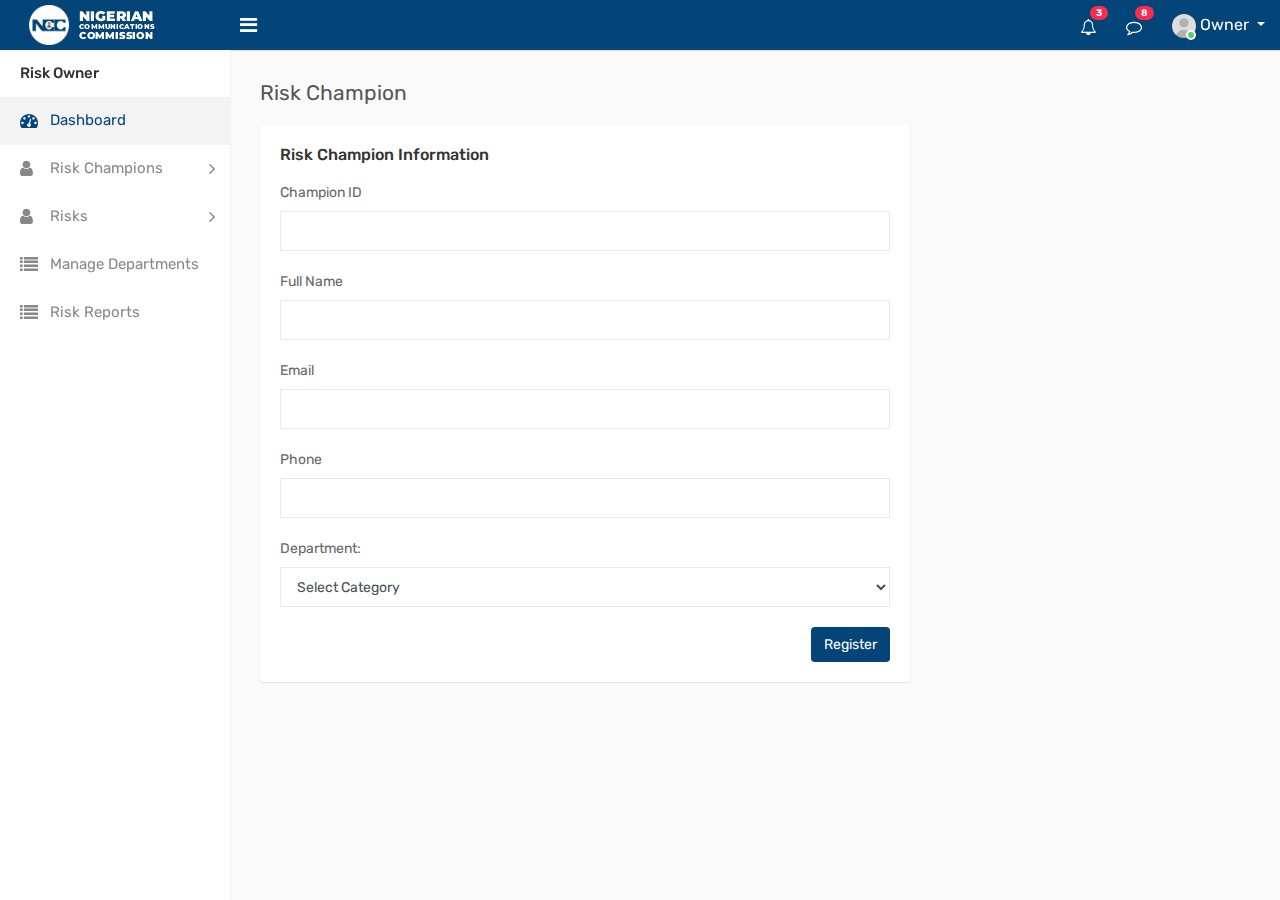
<file: RiskOwner/create_champion.html>
<!DOCTYPE html>
<html lang="en">

<head>
    <meta charset="utf-8">
    <meta name="viewport" content="width=device-width, initial-scale=1.0, user-scalable=0">
    
    <title>NCC RISK | Dashboard</title>
    <link href="https://fonts.googleapis.com/icon?family=Material+Icons" rel="stylesheet">
    <link rel="stylesheet" type="text/css" href="../assets/css/bootstrap.min.css">
    <link rel="stylesheet" type="text/css" href="../assets/css/font-awesome.min.css">
    <link rel="stylesheet" type="text/css" href="../assets/css/style.css">
    <!--[if lt IE 9]>
		<script src="assets/js/html5shiv.min.js"></script>
		<script src="assets/js/respond.min.js"></script>
	<![endif]-->
</head>

<body>
    <div class="main-wrapper">
        <div class="header">
			<div class="header-left">
				<a href="index.html" class="logo">
					<img src="../assets/img/logo.png" width="40" height="40" alt=""> <span><img src="../assets/img/logo2.png" w= alt=""></span>
				</a>
			</div>
			<a id="toggle_btn" href="javascript:void(0);"><i class="fa fa-bars"></i></a>
            <a id="mobile_btn" class="mobile_btn float-left" href="#sidebar"><i class="fa fa-bars"></i></a>
            <ul class="nav user-menu float-right">
                <li class="nav-item dropdown d-none d-sm-block">
                    <a href="#" class="dropdown-toggle nav-link" data-toggle="dropdown"><i class="fa fa-bell-o"></i> <span class="badge badge-pill bg-danger float-right">3</span></a>
                    <div class="dropdown-menu notifications">
                        <div class="topnav-dropdown-header">
                            <span>Notifications</span>
                        </div>
                        <div class="drop-scroll">
                            <ul class="notification-list">
                                <li class="notification-message">
                                    <a href="activities.html">
                                        <div class="media">
											<span class="avatar">
												<img alt="John Doe" src="../assets/img/user.jpg" class="img-fluid">
											</span>
											<div class="media-body">
												<p class="noti-details"><span class="noti-title">John Doe</span> added new task <span class="noti-title">Patient appointment booking</span></p>
												<p class="noti-time"><span class="notification-time">4 mins ago</span></p>
											</div>
                                        </div>
                                    </a>
                                </li>
                                <li class="notification-message">
                                    <a href="activities.html">
                                        <div class="media">
											<span class="avatar">V</span>
											<div class="media-body">
												<p class="noti-details"><span class="noti-title">Tarah Shropshire</span> changed the task name <span class="noti-title">Appointment booking with payment gateway</span></p>
												<p class="noti-time"><span class="notification-time">6 mins ago</span></p>
											</div>
                                        </div>
                                    </a>
                                </li>
                                <li class="notification-message">
                                    <a href="activities.html">
                                        <div class="media">
											<span class="avatar">L</span>
											<div class="media-body">
												<p class="noti-details"><span class="noti-title">Misty Tison</span> added <span class="noti-title">Domenic Houston</span> and <span class="noti-title">Claire Mapes</span> to project <span class="noti-title">Doctor available module</span></p>
												<p class="noti-time"><span class="notification-time">8 mins ago</span></p>
											</div>
                                        </div>
                                    </a>
                                </li>
                                <li class="notification-message">
                                    <a href="activities.html">
                                        <div class="media">
											<span class="avatar">G</span>
											<div class="media-body">
												<p class="noti-details"><span class="noti-title">Rolland Webber</span> completed task <span class="noti-title">Patient and Doctor video conferencing</span></p>
												<p class="noti-time"><span class="notification-time">12 mins ago</span></p>
											</div>
                                        </div>
                                    </a>
                                </li>
                                <li class="notification-message">
                                    <a href="activities.html">
                                        <div class="media">
											<span class="avatar">V</span>
											<div class="media-body">
												<p class="noti-details"><span class="noti-title">Bernardo Galaviz</span> added new task <span class="noti-title">Private chat module</span></p>
												<p class="noti-time"><span class="notification-time">2 days ago</span></p>
											</div>
                                        </div>
                                    </a>
                                </li>
                            </ul>
                        </div>
                        <div class="topnav-dropdown-footer">
                            <a href="activities.html">View all Notifications</a>
                        </div>
                    </div>
                </li>
                <li class="nav-item dropdown d-none d-sm-block">
                    <a href="javascript:void(0);" id="open_msg_box" class="hasnotifications nav-link"><i class="fa fa-comment-o"></i> <span class="badge badge-pill bg-danger float-right">8</span></a>
                </li>
                <li class="nav-item dropdown has-arrow">
                    <a href="#" class="dropdown-toggle nav-link user-link" data-toggle="dropdown">
                        <span class="user-img">
							<img class="rounded-circle" src="../assets/img/user.jpg" width="24" alt="Admin">
							<span class="status online"></span>
						</span>
						<span>Owner</span>
                    </a>
					<div class="dropdown-menu">
						<a class="dropdown-item" href="profile.html">My Profile</a>
						<a class="dropdown-item" href="edit-profile.html">Edit Profile</a>
						<a class="dropdown-item" href="settings.html">Settings</a>
						<a class="dropdown-item" href="login.html">Logout</a>
					</div>
                </li>
            </ul>
            <div class="dropdown mobile-user-menu float-right">
                <a href="#" class="dropdown-toggle" data-toggle="dropdown" aria-expanded="false"><i class="fa fa-ellipsis-v"></i></a>
                <div class="dropdown-menu dropdown-menu-right">
                    <a class="dropdown-item" href="profile.html">My Profile</a>
                    <a class="dropdown-item" href="edit-profile.html">Edit Profile</a>
                    <a class="dropdown-item" href="settings.html">Settings</a>
                    <a class="dropdown-item" href="login.html">Logout</a>
                </div>
            </div>
        </div>
        <div class="sidebar" id="sidebar">
            <div class="sidebar-inner slimscroll">
                <div id="sidebar-menu" class="sidebar-menu">
                    <ul>
                        <li class="menu-title">Risk Owner</li>
                        <li class="active">
                            <a href="riskowner_dashboard.html"><i class="fa fa-dashboard"></i> <span>Dashboard</span></a>
                        </li>
                        <li class="submenu">
							<a href="#"><i class="fa fa-user"></i> <span> Risk Champions </span> <span class="menu-arrow"></span></a>
							<ul style="display: none;">
								<li><a href="create_champion.html">Create Risk Champion</a></li>
								<li><a href="manage_champions.html">Manage Risk Champion</a></li>
							</ul>
						</li>

                        <li class="submenu">
							<a href="#"><i class="fa fa-user"></i> <span> Risks </span> <span class="menu-arrow"></span></a>
							<ul style="display: none;">
								<!-- <li><a href="register_risk.html">Create Risk</a></li> -->
								<li><a href="#">Manage Risks</a></li>
							</ul>
						</li>
                        
						
                        <li>
                            <a href="#"><i class="fa fa-list"></i> <span>Manage Departments</span></a>
                        </li>

                        <li>
                            <a href="riskreport.html"><i class="fa fa-list"></i> <span>Risk Reports</span></a>
                        </li>
                    </ul>
                </div>
            </div>
        </div>
        <div class="page-wrapper">
            
            <div class="content">
                <div class="row">
                    <div class="col-sm-12">
                        <h4 class="page-title">Risk Champion</h4>
                    </div>
                </div>
                <div class="row">
                    <div class="col-md-8">
                        <div class="card-box">
                            <h4 class="card-title">Risk Champion Information</h4>
                            <form action="#">
                                <div class="form-group">
                                    <label>Champion ID</label>
                                    <input type="text" class="form-control">
                                </div>

                                <div class="form-group">
                                    <label>Full Name</label>
                                    <input type="text" class="form-control">
                                </div>
                                
                                <div class="form-group">
                                    <label>Email</label>
                                    <input type="text" class="form-control">
                                </div>

                                <div class="form-group">
                                    <label>Phone</label>
                                    <input type="text" class="form-control">
                                </div>

                                <div class="form-group">
                                    <label>Department:</label>
                                    <select class="form-control">
                                        <option>Select Category</option>
                                        <option value="1">Operations</option>
                                        <option value="2">ICT</option>
                                        <option value="3">Finance</option>
                                        <option value="4">Compliance</option>
                                    </select>
                                </div>
                                                                                                                                             
                                <div class="text-right">
                                    <button type="submit" class="btn btn-primary">Register</button>
                                </div>
                            </form>
                        </div>
                    </div>
                    
                </div>
                
                
            </div>


            <div class="notification-box">
                <div class="msg-sidebar notifications msg-noti">
                    <div class="topnav-dropdown-header">
                        <span>Messages</span>
                    </div>
                    <div class="drop-scroll msg-list-scroll" id="msg_list">
                        <ul class="list-box">
                            <li>
                                <a href="chat.html">
                                    <div class="list-item">
                                        <div class="list-left">
                                            <span class="avatar">R</span>
                                        </div>
                                        <div class="list-body">
                                            <span class="message-author">Richard Miles </span>
                                            <span class="message-time">12:28 AM</span>
                                            <div class="clearfix"></div>
                                            <span class="message-content">Lorem ipsum dolor sit amet, consectetur adipiscing</span>
                                        </div>
                                    </div>
                                </a>
                            </li>
                            <li>
                                <a href="chat.html">
                                    <div class="list-item new-message">
                                        <div class="list-left">
                                            <span class="avatar">J</span>
                                        </div>
                                        <div class="list-body">
                                            <span class="message-author">John Doe</span>
                                            <span class="message-time">1 Aug</span>
                                            <div class="clearfix"></div>
                                            <span class="message-content">Lorem ipsum dolor sit amet, consectetur adipiscing</span>
                                        </div>
                                    </div>
                                </a>
                            </li>
                            <li>
                                <a href="chat.html">
                                    <div class="list-item">
                                        <div class="list-left">
                                            <span class="avatar">T</span>
                                        </div>
                                        <div class="list-body">
                                            <span class="message-author"> Tarah Shropshire </span>
                                            <span class="message-time">12:28 AM</span>
                                            <div class="clearfix"></div>
                                            <span class="message-content">Lorem ipsum dolor sit amet, consectetur adipiscing</span>
                                        </div>
                                    </div>
                                </a>
                            </li>
                            <li>
                                <a href="chat.html">
                                    <div class="list-item">
                                        <div class="list-left">
                                            <span class="avatar">M</span>
                                        </div>
                                        <div class="list-body">
                                            <span class="message-author">Mike Litorus</span>
                                            <span class="message-time">12:28 AM</span>
                                            <div class="clearfix"></div>
                                            <span class="message-content">Lorem ipsum dolor sit amet, consectetur adipiscing</span>
                                        </div>
                                    </div>
                                </a>
                            </li>
                            <li>
                                <a href="chat.html">
                                    <div class="list-item">
                                        <div class="list-left">
                                            <span class="avatar">C</span>
                                        </div>
                                        <div class="list-body">
                                            <span class="message-author"> Catherine Manseau </span>
                                            <span class="message-time">12:28 AM</span>
                                            <div class="clearfix"></div>
                                            <span class="message-content">Lorem ipsum dolor sit amet, consectetur adipiscing</span>
                                        </div>
                                    </div>
                                </a>
                            </li>
                            <li>
                                <a href="chat.html">
                                    <div class="list-item">
                                        <div class="list-left">
                                            <span class="avatar">D</span>
                                        </div>
                                        <div class="list-body">
                                            <span class="message-author"> Domenic Houston </span>
                                            <span class="message-time">12:28 AM</span>
                                            <div class="clearfix"></div>
                                            <span class="message-content">Lorem ipsum dolor sit amet, consectetur adipiscing</span>
                                        </div>
                                    </div>
                                </a>
                            </li>
                            <li>
                                <a href="chat.html">
                                    <div class="list-item">
                                        <div class="list-left">
                                            <span class="avatar">B</span>
                                        </div>
                                        <div class="list-body">
                                            <span class="message-author"> Buster Wigton </span>
                                            <span class="message-time">12:28 AM</span>
                                            <div class="clearfix"></div>
                                            <span class="message-content">Lorem ipsum dolor sit amet, consectetur adipiscing</span>
                                        </div>
                                    </div>
                                </a>
                            </li>
                            <li>
                                <a href="chat.html">
                                    <div class="list-item">
                                        <div class="list-left">
                                            <span class="avatar">R</span>
                                        </div>
                                        <div class="list-body">
                                            <span class="message-author"> Rolland Webber </span>
                                            <span class="message-time">12:28 AM</span>
                                            <div class="clearfix"></div>
                                            <span class="message-content">Lorem ipsum dolor sit amet, consectetur adipiscing</span>
                                        </div>
                                    </div>
                                </a>
                            </li>
                            <li>
                                <a href="chat.html">
                                    <div class="list-item">
                                        <div class="list-left">
                                            <span class="avatar">C</span>
                                        </div>
                                        <div class="list-body">
                                            <span class="message-author"> Claire Mapes </span>
                                            <span class="message-time">12:28 AM</span>
                                            <div class="clearfix"></div>
                                            <span class="message-content">Lorem ipsum dolor sit amet, consectetur adipiscing</span>
                                        </div>
                                    </div>
                                </a>
                            </li>
                            <li>
                                <a href="chat.html">
                                    <div class="list-item">
                                        <div class="list-left">
                                            <span class="avatar">M</span>
                                        </div>
                                        <div class="list-body">
                                            <span class="message-author">Melita Faucher</span>
                                            <span class="message-time">12:28 AM</span>
                                            <div class="clearfix"></div>
                                            <span class="message-content">Lorem ipsum dolor sit amet, consectetur adipiscing</span>
                                        </div>
                                    </div>
                                </a>
                            </li>
                            <li>
                                <a href="chat.html">
                                    <div class="list-item">
                                        <div class="list-left">
                                            <span class="avatar">J</span>
                                        </div>
                                        <div class="list-body">
                                            <span class="message-author">Jeffery Lalor</span>
                                            <span class="message-time">12:28 AM</span>
                                            <div class="clearfix"></div>
                                            <span class="message-content">Lorem ipsum dolor sit amet, consectetur adipiscing</span>
                                        </div>
                                    </div>
                                </a>
                            </li>
                            <li>
                                <a href="chat.html">
                                    <div class="list-item">
                                        <div class="list-left">
                                            <span class="avatar">L</span>
                                        </div>
                                        <div class="list-body">
                                            <span class="message-author">Loren Gatlin</span>
                                            <span class="message-time">12:28 AM</span>
                                            <div class="clearfix"></div>
                                            <span class="message-content">Lorem ipsum dolor sit amet, consectetur adipiscing</span>
                                        </div>
                                    </div>
                                </a>
                            </li>
                            <li>
                                <a href="chat.html">
                                    <div class="list-item">
                                        <div class="list-left">
                                            <span class="avatar">T</span>
                                        </div>
                                        <div class="list-body">
                                            <span class="message-author">Tarah Shropshire</span>
                                            <span class="message-time">12:28 AM</span>
                                            <div class="clearfix"></div>
                                            <span class="message-content">Lorem ipsum dolor sit amet, consectetur adipiscing</span>
                                        </div>
                                    </div>
                                </a>
                            </li>
                        </ul>
                    </div>
                    <div class="topnav-dropdown-footer">
                        <a href="#">See all messages</a>
                    </div>
                </div>
            </div>
        </div>
    </div>
    <div class="sidebar-overlay" data-reff=""></div>
    <script src="../assets/js/jquery-3.2.1.min.js"></script>
	<script src="../assets/js/popper.min.js"></script>
    <script src="../assets/js/bootstrap.min.js"></script>
    <script src="../assets/js/jquery.slimscroll.js"></script>
    <script src="../assets/js/Chart.bundle.js"></script>
    <script src="../assets/js/chart.js"></script>
    <script src="../assets/js/app.js"></script>

</body>

</html>
</file>
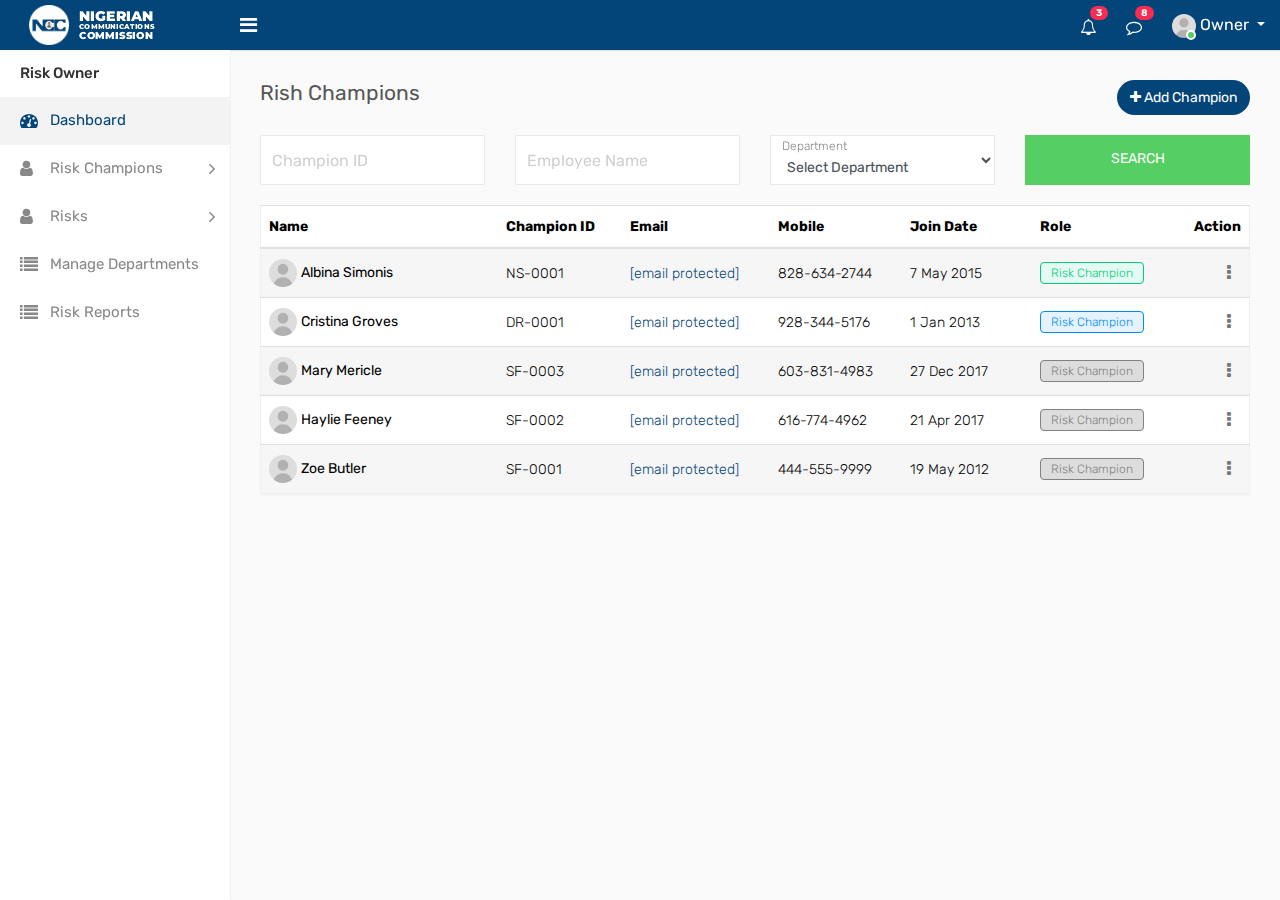
<file: RiskOwner/manage_champions.html>
<!DOCTYPE html>
<html lang="en">

<head>
    <meta charset="utf-8">
    <meta name="viewport" content="width=device-width, initial-scale=1.0, user-scalable=0">
    
    <title>NCC RISK | Dashboard</title>
    <link href="https://fonts.googleapis.com/icon?family=Material+Icons" rel="stylesheet">
    <link rel="stylesheet" type="text/css" href="../assets/css/bootstrap.min.css">
    <link rel="stylesheet" type="text/css" href="../assets/css/font-awesome.min.css">
    <link rel="stylesheet" type="text/css" href="../assets/css/style.css">
    <!--[if lt IE 9]>
		<script src="assets/js/html5shiv.min.js"></script>
		<script src="assets/js/respond.min.js"></script>
	<![endif]-->
</head>

<body>
    <div class="main-wrapper">
        <div class="header">
			<div class="header-left">
				<a href="index.html" class="logo">
					<img src="../assets/img/logo.png" width="40" height="40" alt=""> <span><img src="../assets/img/logo2.png" w= alt=""></span>
				</a>
			</div>
			<a id="toggle_btn" href="javascript:void(0);"><i class="fa fa-bars"></i></a>
            <a id="mobile_btn" class="mobile_btn float-left" href="#sidebar"><i class="fa fa-bars"></i></a>
            <ul class="nav user-menu float-right">
                <li class="nav-item dropdown d-none d-sm-block">
                    <a href="#" class="dropdown-toggle nav-link" data-toggle="dropdown"><i class="fa fa-bell-o"></i> <span class="badge badge-pill bg-danger float-right">3</span></a>
                    <div class="dropdown-menu notifications">
                        <div class="topnav-dropdown-header">
                            <span>Notifications</span>
                        </div>
                        <div class="drop-scroll">
                            <ul class="notification-list">
                                <li class="notification-message">
                                    <a href="activities.html">
                                        <div class="media">
											<span class="avatar">
												<img alt="John Doe" src="../assets/img/user.jpg" class="img-fluid">
											</span>
											<div class="media-body">
												<p class="noti-details"><span class="noti-title">John Doe</span> added new task <span class="noti-title">Patient appointment booking</span></p>
												<p class="noti-time"><span class="notification-time">4 mins ago</span></p>
											</div>
                                        </div>
                                    </a>
                                </li>
                                <li class="notification-message">
                                    <a href="activities.html">
                                        <div class="media">
											<span class="avatar">V</span>
											<div class="media-body">
												<p class="noti-details"><span class="noti-title">Tarah Shropshire</span> changed the task name <span class="noti-title">Appointment booking with payment gateway</span></p>
												<p class="noti-time"><span class="notification-time">6 mins ago</span></p>
											</div>
                                        </div>
                                    </a>
                                </li>
                                <li class="notification-message">
                                    <a href="activities.html">
                                        <div class="media">
											<span class="avatar">L</span>
											<div class="media-body">
												<p class="noti-details"><span class="noti-title">Misty Tison</span> added <span class="noti-title">Domenic Houston</span> and <span class="noti-title">Claire Mapes</span> to project <span class="noti-title">Doctor available module</span></p>
												<p class="noti-time"><span class="notification-time">8 mins ago</span></p>
											</div>
                                        </div>
                                    </a>
                                </li>
                                <li class="notification-message">
                                    <a href="activities.html">
                                        <div class="media">
											<span class="avatar">G</span>
											<div class="media-body">
												<p class="noti-details"><span class="noti-title">Rolland Webber</span> completed task <span class="noti-title">Patient and Doctor video conferencing</span></p>
												<p class="noti-time"><span class="notification-time">12 mins ago</span></p>
											</div>
                                        </div>
                                    </a>
                                </li>
                                <li class="notification-message">
                                    <a href="activities.html">
                                        <div class="media">
											<span class="avatar">V</span>
											<div class="media-body">
												<p class="noti-details"><span class="noti-title">Bernardo Galaviz</span> added new task <span class="noti-title">Private chat module</span></p>
												<p class="noti-time"><span class="notification-time">2 days ago</span></p>
											</div>
                                        </div>
                                    </a>
                                </li>
                            </ul>
                        </div>
                        <div class="topnav-dropdown-footer">
                            <a href="activities.html">View all Notifications</a>
                        </div>
                    </div>
                </li>
                <li class="nav-item dropdown d-none d-sm-block">
                    <a href="javascript:void(0);" id="open_msg_box" class="hasnotifications nav-link"><i class="fa fa-comment-o"></i> <span class="badge badge-pill bg-danger float-right">8</span></a>
                </li>
                <li class="nav-item dropdown has-arrow">
                    <a href="#" class="dropdown-toggle nav-link user-link" data-toggle="dropdown">
                        <span class="user-img">
							<img class="rounded-circle" src="../assets/img/user.jpg" width="24" alt="Admin">
							<span class="status online"></span>
						</span>
						<span>Owner</span>
                    </a>
					<div class="dropdown-menu">
						<a class="dropdown-item" href="#">My Profile</a>
						<a class="dropdown-item" href="#">Edit Profile</a>
						<a class="dropdown-item" href="#">Settings</a>
						<a class="dropdown-item" href="../index.html">Logout</a>
					</div>
                </li>
            </ul>
            <div class="dropdown mobile-user-menu float-right">
                <a href="#" class="dropdown-toggle" data-toggle="dropdown" aria-expanded="false"><i class="fa fa-ellipsis-v"></i></a>
                <div class="dropdown-menu dropdown-menu-right">
                    <a class="dropdown-item" href="#">My Profile</a>
						<a class="dropdown-item" href="#">Edit Profile</a>
						<a class="dropdown-item" href="#">Settings</a>
						<a class="dropdown-item" href="../index.html">Logout</a>
                </div>
            </div>
        </div>
        <div class="sidebar" id="sidebar">
            <div class="sidebar-inner slimscroll">
                <div id="sidebar-menu" class="sidebar-menu">
                    <ul>
                        <li class="menu-title">Risk Owner</li>
                        <li class="active">
                            <a href="riskowner_dashboard.html"><i class="fa fa-dashboard"></i> <span>Dashboard</span></a>
                        </li>
                        <li class="submenu">
							<a href="#"><i class="fa fa-user"></i> <span> Risk Champions </span> <span class="menu-arrow"></span></a>
							<ul style="display: none;">
								<li><a href="create_champion.html">Create Risk Champion</a></li>
								<li><a href="manage_champions.html">Manage Risk Champion</a></li>
							</ul>
						</li>

                        <li class="submenu">
							<a href="#"><i class="fa fa-user"></i> <span> Risks </span> <span class="menu-arrow"></span></a>
							<ul style="display: none;">
								<!-- <li><a href="register_risk.html">Create Risk</a></li> -->
								<li><a href="#">Manage Risks</a></li>
							</ul>
						</li>
                        
						
                        <li>
                            <a href="#"><i class="fa fa-list"></i> <span>Manage Departments</span></a>
                        </li>

                        <li>
                            <a href="riskreport.html"><i class="fa fa-list"></i> <span>Risk Reports</span></a>
                        </li>
                    </ul>
                </div>
            </div>
        </div>
        <div class="page-wrapper">
            
            <div class="content">
                <div class="row">
                    <div class="col-sm-4 col-3">
                        <h4 class="page-title">Rish Champions</h4>
                    </div>
                    <div class="col-sm-8 col-9 text-right m-b-20">
                        <a href="create_champion.html" class="btn btn-primary float-right btn-rounded"><i class="fa fa-plus"></i> Add Champion</a>
                    </div>
                </div>
                <div class="row filter-row">
                    <div class="col-sm-6 col-md-3">
                        <div class="form-group form-focus">
                            <label class="focus-label">Champion ID</label>
                            <input type="text" class="form-control floating">
                        </div>
                    </div>
                    <div class="col-sm-6 col-md-3">
                        <div class="form-group form-focus">
                            <label class="focus-label">Employee Name</label>
                            <input type="text" class="form-control floating">
                        </div>
                    </div>
                    <div class="col-sm-6 col-md-3">
                        <div class="form-group form-focus select-focus">
                            <label class="focus-label">Department</label>
                            <select class="select floating form-control">
                                <option>Select Department</option>
                                <option>Finance</option>
                                <option>ICT</option>
                                <option>Operations</option>
                            </select>
                        </div>
                    </div>
                    <div class="col-sm-6 col-md-3">
                        <a href="#" class="btn btn-success btn-block"> Search </a>
                    </div>
                </div>
                <div class="row">
                    <div class="col-md-12">
						<div class="table-responsive">
                            <table class="table table-striped custom-table">
                                <thead>
                                    <tr>
                                        <th style="min-width:200px;">Name</th>
                                        <th>Champion ID</th>
                                        <th>Email</th>
                                        <th>Mobile</th>
                                        <th style="min-width: 110px;">Join Date</th>
                                        <th>Role</th>
                                        <th class="text-right">Action</th>
                                    </tr>
                                </thead>
                                <tbody>
                                    <tr>
                                        <td>
											<img width="28" height="28" src="../assets/img/user.jpg" class="rounded-circle" alt=""> <h2>Albina Simonis</h2>
										</td>
                                        <td>NS-0001</td>
                                        <td><a href="#" class="__cf_email__" data-cfemail="fb9a979992959a88929694959288bb9e839a968b979ed5989496">[email&#160;protected]</a></td>
                                        <td>828-634-2744</td>
                                        <td>7 May 2015</td>
                                        <td>
                                            <span class="custom-badge status-green">Risk Champion</span>
                                        </td>
                                        <td class="text-right">
                                            <div class="dropdown dropdown-action">
                                                <a href="#" class="action-icon dropdown-toggle" data-toggle="dropdown" aria-expanded="false"><i class="fa fa-ellipsis-v"></i></a>
                                                <div class="dropdown-menu dropdown-menu-right">
                                                    <a class="dropdown-item" href="#"><i class="fa fa-pencil m-r-5"></i> Edit</a>
                                                    <a class="dropdown-item" href="#" data-toggle="modal" data-target="#delete_employee"><i class="fa fa-trash-o m-r-5"></i> Delete</a>
                                                </div>
                                            </div>
                                        </td>
                                    </tr>
                                    <tr>
                                        <td>
											<img width="28" height="28" src="../assets/img/user.jpg" class="rounded-circle" alt=""> <h2>Cristina Groves</h2>
										</td>
                                        <td>DR-0001</td>
                                        <td><a href="#" class="__cf_email__" data-cfemail="0665746f75726f686761746970637546637e676b766a632865696b">[email&#160;protected]</a></td>
                                        <td>928-344-5176</td>
                                        <td>1 Jan 2013</td>
                                        <td>
                                            <span class="custom-badge status-blue">Risk Champion</span>
                                        </td>
                                        <td class="text-right">
                                            <div class="dropdown dropdown-action">
                                                <a href="#" class="action-icon dropdown-toggle" data-toggle="dropdown" aria-expanded="false"><i class="fa fa-ellipsis-v"></i></a>
                                                <div class="dropdown-menu dropdown-menu-right">
                                                    <a class="dropdown-item" href="#"><i class="fa fa-pencil m-r-5"></i> Edit</a>
                                                    <a class="dropdown-item" href="#" data-toggle="modal" data-target="#delete_employee"><i class="fa fa-trash-o m-r-5"></i> Delete</a>
                                                </div>
                                            </div>
                                        </td>
                                    </tr>
									<tr>
                                        <td>
											<img width="28" height="28" src="../assets/img/user.jpg" class="rounded-circle" alt=""> <h2>Mary Mericle</h2>
										</td>
                                        <td>SF-0003</td>
                                        <td><a href="#" class="__cf_email__" data-cfemail="731e12010a1e16011a101f1633160b121e031f165d101c1e">[email&#160;protected]</a></td>
                                        <td>603-831-4983</td>
                                        <td>27 Dec 2017</td>
                                        <td>
                                            <span class="custom-badge status-grey">Risk Champion</span>
                                        </td>
                                        <td class="text-right">
                                            <div class="dropdown dropdown-action">
                                                <a href="#" class="action-icon dropdown-toggle" data-toggle="dropdown" aria-expanded="false"><i class="fa fa-ellipsis-v"></i></a>
                                                <div class="dropdown-menu dropdown-menu-right">
                                                    <a class="dropdown-item" href="#"><i class="fa fa-pencil m-r-5"></i> Edit</a>
                                                    <a class="dropdown-item" href="#" data-toggle="modal" data-target="#delete_employee"><i class="fa fa-trash-o m-r-5"></i> Delete</a>
                                                </div>
                                            </div>
                                        </td>
                                    </tr>
									<tr>
                                        <td>
											<img width="28" height="28" src="../assets/img/user.jpg" class="rounded-circle" alt=""> <h2>Haylie Feeney</h2>
										</td>
                                        <td>SF-0002</td>
                                        <td><a href="#" class="__cf_email__" data-cfemail="9ff7fee6f3f6faf9fafaf1fae6dffae7fef2eff3fab1fcf0f2">[email&#160;protected]</a></td>
                                        <td>616-774-4962</td>
                                        <td>21 Apr 2017</td>
                                        <td>
                                            <span class="custom-badge status-grey">Risk Champion</span>
                                        </td>
                                        <td class="text-right">
                                            <div class="dropdown dropdown-action">
                                                <a href="#" class="action-icon dropdown-toggle" data-toggle="dropdown" aria-expanded="false"><i class="fa fa-ellipsis-v"></i></a>
                                                <div class="dropdown-menu dropdown-menu-right">
                                                    <a class="dropdown-item" href="#"><i class="fa fa-pencil m-r-5"></i> Edit</a>
                                                    <a class="dropdown-item" href="#" data-toggle="modal" data-target="#delete_employee"><i class="fa fa-trash-o m-r-5"></i> Delete</a>
                                                </div>
                                            </div>
                                        </td>
                                    </tr>
									<tr>
                                        <td>
											<img width="28" height="28" src="../assets/img/user.jpg" class="rounded-circle" alt=""> <h2>Zoe Butler</h2>
										</td>
                                        <td>SF-0001</td>
                                        <td><a href="#" class="__cf_email__" data-cfemail="d7adb8b2b5a2a3bbb2a597b2afb6baa7bbb2f9b4b8ba">[email&#160;protected]</a></td>
                                        <td>444-555-9999</td>
                                        <td>19 May 2012</td>
                                        <td>
                                            <span class="custom-badge status-grey">Risk Champion</span>
                                        </td>
                                        <td class="text-right">
                                            <div class="dropdown dropdown-action">
                                                <a href="#" class="action-icon dropdown-toggle" data-toggle="dropdown" aria-expanded="false"><i class="fa fa-ellipsis-v"></i></a>
                                                <div class="dropdown-menu dropdown-menu-right">
                                                    <a class="dropdown-item" href="#"><i class="fa fa-pencil m-r-5"></i> Edit</a>
                                                    <a class="dropdown-item" href="#" data-toggle="modal" data-target="#delete_employee"><i class="fa fa-trash-o m-r-5"></i> Delete</a>
                                                </div>
                                            </div>
                                        </td>
                                    </tr>
                                </tbody>
                            </table>
						</div>
                    </div>
                </div>
            </div>


            <div class="notification-box">
                <div class="msg-sidebar notifications msg-noti">
                    <div class="topnav-dropdown-header">
                        <span>Messages</span>
                    </div>
                    <div class="drop-scroll msg-list-scroll" id="msg_list">
                        <ul class="list-box">
                            <li>
                                <a href="chat.html">
                                    <div class="list-item">
                                        <div class="list-left">
                                            <span class="avatar">R</span>
                                        </div>
                                        <div class="list-body">
                                            <span class="message-author">Richard Miles </span>
                                            <span class="message-time">12:28 AM</span>
                                            <div class="clearfix"></div>
                                            <span class="message-content">Lorem ipsum dolor sit amet, consectetur adipiscing</span>
                                        </div>
                                    </div>
                                </a>
                            </li>
                            <li>
                                <a href="chat.html">
                                    <div class="list-item new-message">
                                        <div class="list-left">
                                            <span class="avatar">J</span>
                                        </div>
                                        <div class="list-body">
                                            <span class="message-author">John Doe</span>
                                            <span class="message-time">1 Aug</span>
                                            <div class="clearfix"></div>
                                            <span class="message-content">Lorem ipsum dolor sit amet, consectetur adipiscing</span>
                                        </div>
                                    </div>
                                </a>
                            </li>
                            <li>
                                <a href="chat.html">
                                    <div class="list-item">
                                        <div class="list-left">
                                            <span class="avatar">T</span>
                                        </div>
                                        <div class="list-body">
                                            <span class="message-author"> Tarah Shropshire </span>
                                            <span class="message-time">12:28 AM</span>
                                            <div class="clearfix"></div>
                                            <span class="message-content">Lorem ipsum dolor sit amet, consectetur adipiscing</span>
                                        </div>
                                    </div>
                                </a>
                            </li>
                            <li>
                                <a href="chat.html">
                                    <div class="list-item">
                                        <div class="list-left">
                                            <span class="avatar">M</span>
                                        </div>
                                        <div class="list-body">
                                            <span class="message-author">Mike Litorus</span>
                                            <span class="message-time">12:28 AM</span>
                                            <div class="clearfix"></div>
                                            <span class="message-content">Lorem ipsum dolor sit amet, consectetur adipiscing</span>
                                        </div>
                                    </div>
                                </a>
                            </li>
                            <li>
                                <a href="chat.html">
                                    <div class="list-item">
                                        <div class="list-left">
                                            <span class="avatar">C</span>
                                        </div>
                                        <div class="list-body">
                                            <span class="message-author"> Catherine Manseau </span>
                                            <span class="message-time">12:28 AM</span>
                                            <div class="clearfix"></div>
                                            <span class="message-content">Lorem ipsum dolor sit amet, consectetur adipiscing</span>
                                        </div>
                                    </div>
                                </a>
                            </li>
                            <li>
                                <a href="chat.html">
                                    <div class="list-item">
                                        <div class="list-left">
                                            <span class="avatar">D</span>
                                        </div>
                                        <div class="list-body">
                                            <span class="message-author"> Domenic Houston </span>
                                            <span class="message-time">12:28 AM</span>
                                            <div class="clearfix"></div>
                                            <span class="message-content">Lorem ipsum dolor sit amet, consectetur adipiscing</span>
                                        </div>
                                    </div>
                                </a>
                            </li>
                            <li>
                                <a href="chat.html">
                                    <div class="list-item">
                                        <div class="list-left">
                                            <span class="avatar">B</span>
                                        </div>
                                        <div class="list-body">
                                            <span class="message-author"> Buster Wigton </span>
                                            <span class="message-time">12:28 AM</span>
                                            <div class="clearfix"></div>
                                            <span class="message-content">Lorem ipsum dolor sit amet, consectetur adipiscing</span>
                                        </div>
                                    </div>
                                </a>
                            </li>
                            <li>
                                <a href="chat.html">
                                    <div class="list-item">
                                        <div class="list-left">
                                            <span class="avatar">R</span>
                                        </div>
                                        <div class="list-body">
                                            <span class="message-author"> Rolland Webber </span>
                                            <span class="message-time">12:28 AM</span>
                                            <div class="clearfix"></div>
                                            <span class="message-content">Lorem ipsum dolor sit amet, consectetur adipiscing</span>
                                        </div>
                                    </div>
                                </a>
                            </li>
                            <li>
                                <a href="chat.html">
                                    <div class="list-item">
                                        <div class="list-left">
                                            <span class="avatar">C</span>
                                        </div>
                                        <div class="list-body">
                                            <span class="message-author"> Claire Mapes </span>
                                            <span class="message-time">12:28 AM</span>
                                            <div class="clearfix"></div>
                                            <span class="message-content">Lorem ipsum dolor sit amet, consectetur adipiscing</span>
                                        </div>
                                    </div>
                                </a>
                            </li>
                            <li>
                                <a href="chat.html">
                                    <div class="list-item">
                                        <div class="list-left">
                                            <span class="avatar">M</span>
                                        </div>
                                        <div class="list-body">
                                            <span class="message-author">Melita Faucher</span>
                                            <span class="message-time">12:28 AM</span>
                                            <div class="clearfix"></div>
                                            <span class="message-content">Lorem ipsum dolor sit amet, consectetur adipiscing</span>
                                        </div>
                                    </div>
                                </a>
                            </li>
                            <li>
                                <a href="chat.html">
                                    <div class="list-item">
                                        <div class="list-left">
                                            <span class="avatar">J</span>
                                        </div>
                                        <div class="list-body">
                                            <span class="message-author">Jeffery Lalor</span>
                                            <span class="message-time">12:28 AM</span>
                                            <div class="clearfix"></div>
                                            <span class="message-content">Lorem ipsum dolor sit amet, consectetur adipiscing</span>
                                        </div>
                                    </div>
                                </a>
                            </li>
                            <li>
                                <a href="chat.html">
                                    <div class="list-item">
                                        <div class="list-left">
                                            <span class="avatar">L</span>
                                        </div>
                                        <div class="list-body">
                                            <span class="message-author">Loren Gatlin</span>
                                            <span class="message-time">12:28 AM</span>
                                            <div class="clearfix"></div>
                                            <span class="message-content">Lorem ipsum dolor sit amet, consectetur adipiscing</span>
                                        </div>
                                    </div>
                                </a>
                            </li>
                            <li>
                                <a href="chat.html">
                                    <div class="list-item">
                                        <div class="list-left">
                                            <span class="avatar">T</span>
                                        </div>
                                        <div class="list-body">
                                            <span class="message-author">Tarah Shropshire</span>
                                            <span class="message-time">12:28 AM</span>
                                            <div class="clearfix"></div>
                                            <span class="message-content">Lorem ipsum dolor sit amet, consectetur adipiscing</span>
                                        </div>
                                    </div>
                                </a>
                            </li>
                        </ul>
                    </div>
                    <div class="topnav-dropdown-footer">
                        <a href="chat.html">See all messages</a>
                    </div>
                </div>
            </div>
        </div>
    </div>
    <div class="sidebar-overlay" data-reff=""></div>
    <script src="../assets/js/jquery-3.2.1.min.js"></script>
	<script src="../assets/js/popper.min.js"></script>
    <script src="../assets/js/bootstrap.min.js"></script>
    <script src="../assets/js/jquery.slimscroll.js"></script>
    <script src="../assets/js/Chart.bundle.js"></script>
    <script src="../assets/js/chart.js"></script>
    <script src="../assets/js/app.js"></script>

</body>

</html>
</file>
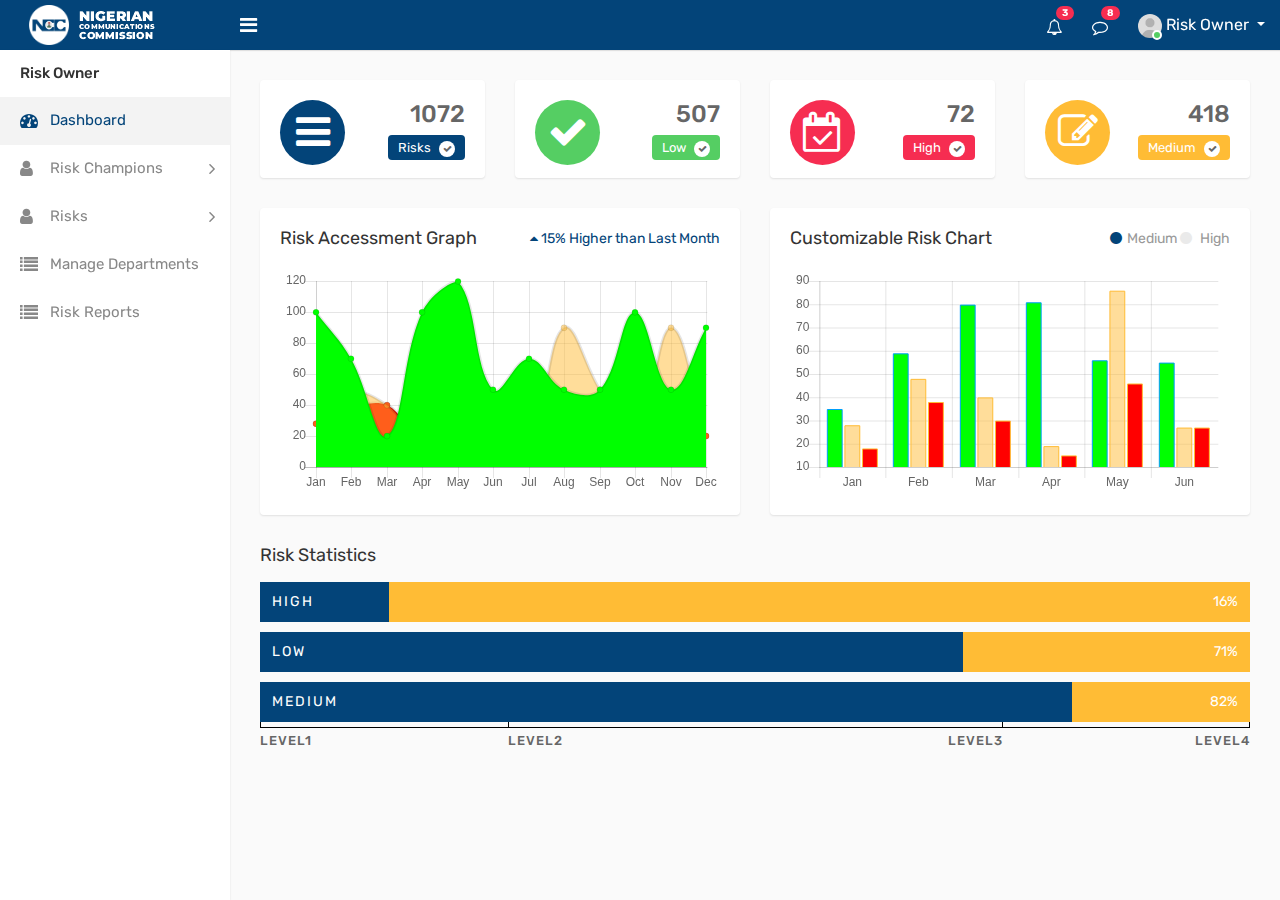
<file: RiskOwner/riskowner_dashboard.html>
<!DOCTYPE html>
<html lang="en">

<head>
    <meta charset="utf-8">
    <meta name="viewport" content="width=device-width, initial-scale=1.0, user-scalable=0">
    
    <title>NCC RISK | Dashboard</title>
    <link href="https://fonts.googleapis.com/icon?family=Material+Icons" rel="stylesheet">
    <link rel="stylesheet" type="text/css" href="../assets/css/bootstrap.min.css">
    <link rel="stylesheet" type="text/css" href="../assets/css/font-awesome.min.css">
    <link rel="stylesheet" type="text/css" href="../assets/css/style.css">
    <!--[if lt IE 9]>
		<script src="assets/js/html5shiv.min.js"></script>
		<script src="assets/js/respond.min.js"></script>
	<![endif]-->
</head>

<body>
    <div class="main-wrapper">
        <div class="header">
			<div class="header-left">
				<a href="../index.html" class="logo">
					<img src="../assets/img/logo.png" width="40" height="40" alt=""> <span><img src="../assets/img/logo2.png" w= alt=""></span>
				</a>
			</div>
			<a id="toggle_btn" href="javascript:void(0);"><i class="fa fa-bars"></i></a>
            <a id="mobile_btn" class="mobile_btn float-left" href="#sidebar"><i class="fa fa-bars"></i></a>
            <ul class="nav user-menu float-right">
                <li class="nav-item dropdown d-none d-sm-block">
                    <a href="#" class="dropdown-toggle nav-link" data-toggle="dropdown"><i class="fa fa-bell-o"></i> <span class="badge badge-pill bg-danger float-right">3</span></a>
                    <div class="dropdown-menu notifications">
                        <div class="topnav-dropdown-header">
                            <span>Notifications</span>
                        </div>
                        <div class="drop-scroll">
                            <ul class="notification-list">
                                <li class="notification-message">
                                    <a href="activities.html">
                                        <div class="media">
											<span class="avatar">
												<img alt="John Doe" src="../assets/img/user.jpg" class="img-fluid">
											</span>
											<div class="media-body">
												<p class="noti-details"><span class="noti-title">John Doe</span> added new task <span class="noti-title">Patient appointment booking</span></p>
												<p class="noti-time"><span class="notification-time">4 mins ago</span></p>
											</div>
                                        </div>
                                    </a>
                                </li>
                                <li class="notification-message">
                                    <a href="activities.html">
                                        <div class="media">
											<span class="avatar">V</span>
											<div class="media-body">
												<p class="noti-details"><span class="noti-title">Tarah Shropshire</span> changed the task name <span class="noti-title">Appointment booking with payment gateway</span></p>
												<p class="noti-time"><span class="notification-time">6 mins ago</span></p>
											</div>
                                        </div>
                                    </a>
                                </li>
                                <li class="notification-message">
                                    <a href="activities.html">
                                        <div class="media">
											<span class="avatar">L</span>
											<div class="media-body">
												<p class="noti-details"><span class="noti-title">Misty Tison</span> added <span class="noti-title">Domenic Houston</span> and <span class="noti-title">Claire Mapes</span> to project <span class="noti-title">Doctor available module</span></p>
												<p class="noti-time"><span class="notification-time">8 mins ago</span></p>
											</div>
                                        </div>
                                    </a>
                                </li>
                                <li class="notification-message">
                                    <a href="activities.html">
                                        <div class="media">
											<span class="avatar">G</span>
											<div class="media-body">
												<p class="noti-details"><span class="noti-title">Rolland Webber</span> completed task <span class="noti-title">Patient and Doctor video conferencing</span></p>
												<p class="noti-time"><span class="notification-time">12 mins ago</span></p>
											</div>
                                        </div>
                                    </a>
                                </li>
                                <li class="notification-message">
                                    <a href="activities.html">
                                        <div class="media">
											<span class="avatar">V</span>
											<div class="media-body">
												<p class="noti-details"><span class="noti-title">Bernardo Galaviz</span> added new task <span class="noti-title">Private chat module</span></p>
												<p class="noti-time"><span class="notification-time">2 days ago</span></p>
											</div>
                                        </div>
                                    </a>
                                </li>
                            </ul>
                        </div>
                        <div class="topnav-dropdown-footer">
                            <a href="activities.html">View all Notifications</a>
                        </div>
                    </div>
                </li>
                <li class="nav-item dropdown d-none d-sm-block">
                    <a href="javascript:void(0);" id="open_msg_box" class="hasnotifications nav-link"><i class="fa fa-comment-o"></i> <span class="badge badge-pill bg-danger float-right">8</span></a>
                </li>
                <li class="nav-item dropdown has-arrow">
                    <a href="#" class="dropdown-toggle nav-link user-link" data-toggle="dropdown">
                        <span class="user-img">
							<img class="rounded-circle" src="../assets/img/user.jpg" width="24" alt="Admin">
							<span class="status online"></span>
						</span>
						<span>Risk Owner</span>
                    </a>
					<div class="dropdown-menu">
						<a class="dropdown-item" href="#">My Profile</a>
						<a class="dropdown-item" href="#">Edit Profile</a>
						<a class="dropdown-item" href="#">Settings</a>
						<a class="dropdown-item" href="../index.html">Logout</a>
					</div>
                </li>
            </ul>
            <div class="dropdown mobile-user-menu float-right">
                <a href="#" class="dropdown-toggle" data-toggle="dropdown" aria-expanded="false"><i class="fa fa-ellipsis-v"></i></a>
                <div class="dropdown-menu dropdown-menu-right">
                    <a class="dropdown-item" href="#">My Profile</a>
                    <a class="dropdown-item" href="#">Edit Profile</a>
                    <a class="dropdown-item" href="#">Settings</a>
                    <a class="dropdown-item" href="../index.html">Logout</a>
                </div>
            </div>
        </div>
        <div class="sidebar" id="sidebar">
            <div class="sidebar-inner slimscroll">
                <div id="sidebar-menu" class="sidebar-menu">
                    <ul>
                        <li class="menu-title">Risk Owner</li>
                        <li class="active">
                            <a href="riskowner_dashboard.html"><i class="fa fa-dashboard"></i> <span>Dashboard</span></a>
                        </li>
                        <li class="submenu">
							<a href="#"><i class="fa fa-user"></i> <span> Risk Champions </span> <span class="menu-arrow"></span></a>
							<ul style="display: none;">
								<li><a href="create_champion.html">Create Risk Champion</a></li>
								<li><a href="manage_champions.html">Manage Risk Champion</a></li>
							</ul>
						</li>

                        <li class="submenu">
							<a href="#"><i class="fa fa-user"></i> <span> Risks </span> <span class="menu-arrow"></span></a>
							<ul style="display: none;">
								<!-- <li><a href="register_risk.html">Create Risk</a></li> -->
								<li><a href="#">Manage Risks</a></li>
							</ul>
						</li>
                        
						
                        <li>
                            <a href="#"><i class="fa fa-list"></i> <span>Manage Departments</span></a>
                        </li>

                        <li>
                            <a href="riskreport.html"><i class="fa fa-list"></i> <span>Risk Reports</span></a>
                        </li>
                    </ul>
                </div>
            </div>
        </div>
        <div class="page-wrapper">
            <div class="content">
                <div class="row">
                    <div class="col-md-6 col-sm-6 col-lg-6 col-xl-3">
                        <div class="dash-widget">
							<span class="dash-widget-bg1"><i class="fa fa-bars" aria-hidden="true"></i></span>
							<div class="dash-widget-info text-right">
								<h3>1072</h3>
								<span class="widget-title1">Risks <i class="fa fa-check" aria-hidden="true"></i></span>
							</div>
                        </div>
                    </div>
                    <div class="col-md-6 col-sm-6 col-lg-6 col-xl-3">
                        <div class="dash-widget">
                            <span class="dash-widget-bg2"><i class="fa fa-check"></i></span>
                            <div class="dash-widget-info text-right">
                                <h3>507</h3>
                                <span class="widget-title2">Low <i class="fa fa-check" aria-hidden="true"></i></span>
                            </div>
                        </div>
                    </div>
                    <div class="col-md-6 col-sm-6 col-lg-6 col-xl-3">
                        <div class="dash-widget">
                            <span class="dash-widget-bg3 bg-danger"><i class="fa fa-calendar-check-o" aria-hidden="true"></i></span>
                            <div class="dash-widget-info text-right">
                                <h3>72</h3>
                                <span class="widget-title3 bg-danger">High <i class="fa fa-check" aria-hidden="true"></i></span>
                            </div>
                        </div>
                    </div>
                    <div class="col-md-6 col-sm-6 col-lg-6 col-xl-3">
                        <div class="dash-widget">
                            <span class="dash-widget-bg4"><i class="fa fa-edit" aria-hidden="true"></i></span>
                            <div class="dash-widget-info text-right">
                                <h3>418</h3>
                                <span class="widget-title4">Medium <i class="fa fa-check" aria-hidden="true"></i></span>
                            </div>
                        </div>
                    </div>
                </div>
				<div class="row">
					<div class="col-12 col-md-6 col-lg-6 col-xl-6">
						<div class="card">
							<div class="card-body">
								<div class="chart-title">
									<h4>Risk Accessment Graph</h4>
									<span class="float-right"><i class="fa fa-caret-up" aria-hidden="true"></i> 15% Higher than Last Month</span>
								</div>	
								<canvas id="linegraph"></canvas>
							</div>
						</div>
					</div>
					<div class="col-12 col-md-6 col-lg-6 col-xl-6">
						<div class="card">
							<div class="card-body">
								<div class="chart-title">
									<h4>Customizable Risk Chart</h4>
									<div class="float-right">
										<ul class="chat-user-total">
											<li><i class="fa fa-circle current-users" aria-hidden="true"></i>Medium</li>
											<li><i class="fa fa-circle old-users" aria-hidden="true"></i> High</li>
										</ul>
									</div>
								</div>	
								<canvas id="bargraph"></canvas>
							</div>
						</div>
					</div>
				</div>
				
				<div class="row">
					
					<div class="col-6 col-md-12 col-lg-12 col-xl-12">
						<div class="hospital-barchart">
							<h4 class="card-title d-inline-block">Risk Statistics</h4>
						</div>
						<div class="bar-chart">
							<div class="legend">
								<div class="item">
									<h4>Level1</h4>
								</div>
								
								<div class="item">
									<h4>Level2</h4>
								</div>
								<div class="item text-right">
									<h4>Level3</h4>
								</div>
								<div class="item text-right">
									<h4>Level4</h4>
								</div>
							</div>
							<div class="chart clearfix">
								<div class="item">
									<div class="bar">
										<span class="percent">16%</span>
										<div class="item-progress" data-percent="13">
											<span class="title">High</span>
                                            
										</div>
									</div>
								</div>
								<div class="item">
									<div class="bar">
										<span class="percent">71%</span>
										<div class="item-progress" data-percent="71">
											<span class="title">Low</span>
										</div>
									</div>
								</div>
								<div class="item">
									<div class="bar">
										<span class="percent">82%</span>
										<div class="item-progress" data-percent="82">
											<span class="title">Medium</span>
										</div>
									</div>
								</div>
							</div>
						</div>
					 </div>

                     <!-- something here -->
                     <!-- <div class="card-box progress-example col-12 col-md-6 col-lg-4 col-xl-4">
                        <h4 class="card-title">Progress Bars</h4>
                        <div class="col-lg-12">
                            <div class="progress">
                                <div class="progress-bar" role="progressbar" style="width: 10%" aria-valuenow="75" aria-valuemin="0" aria-valuemax="100"></div>
                            </div>
                            <div class="progress">
                                <div class="progress-bar bg-success" role="progressbar" style="width: 25%" aria-valuenow="25" aria-valuemin="0" aria-valuemax="100"></div>
                            </div>
                            <div class="progress">
                                <div class="progress-bar bg-info" role="progressbar" style="width: 50%" aria-valuenow="50" aria-valuemin="0" aria-valuemax="100"></div>
                            </div>
                            <div class="progress">
                                <div class="progress-bar bg-warning" role="progressbar" style="width: 75%" aria-valuenow="75" aria-valuemin="0" aria-valuemax="100"></div>
                            </div>
                            <div class="progress">
                                <div class="progress-bar bg-danger" role="progressbar" style="width: 100%" aria-valuenow="100" aria-valuemin="0" aria-valuemax="100"></div>
                            </div>
                        </div>
                    </div> -->

				</div>
            </div>
            <div class="notification-box">
                <div class="msg-sidebar notifications msg-noti">
                    <div class="topnav-dropdown-header">
                        <span>Messages</span>
                    </div>
                    <div class="drop-scroll msg-list-scroll" id="msg_list">
                        <ul class="list-box">
                            <li>
                                <a href="chat.html">
                                    <div class="list-item">
                                        <div class="list-left">
                                            <span class="avatar">R</span>
                                        </div>
                                        <div class="list-body">
                                            <span class="message-author">Richard Miles </span>
                                            <span class="message-time">12:28 AM</span>
                                            <div class="clearfix"></div>
                                            <span class="message-content">Lorem ipsum dolor sit amet, consectetur adipiscing</span>
                                        </div>
                                    </div>
                                </a>
                            </li>
                            <li>
                                <a href="chat.html">
                                    <div class="list-item new-message">
                                        <div class="list-left">
                                            <span class="avatar">J</span>
                                        </div>
                                        <div class="list-body">
                                            <span class="message-author">John Doe</span>
                                            <span class="message-time">1 Aug</span>
                                            <div class="clearfix"></div>
                                            <span class="message-content">Lorem ipsum dolor sit amet, consectetur adipiscing</span>
                                        </div>
                                    </div>
                                </a>
                            </li>
                            <li>
                                <a href="chat.html">
                                    <div class="list-item">
                                        <div class="list-left">
                                            <span class="avatar">T</span>
                                        </div>
                                        <div class="list-body">
                                            <span class="message-author"> Tarah Shropshire </span>
                                            <span class="message-time">12:28 AM</span>
                                            <div class="clearfix"></div>
                                            <span class="message-content">Lorem ipsum dolor sit amet, consectetur adipiscing</span>
                                        </div>
                                    </div>
                                </a>
                            </li>
                            <li>
                                <a href="chat.html">
                                    <div class="list-item">
                                        <div class="list-left">
                                            <span class="avatar">M</span>
                                        </div>
                                        <div class="list-body">
                                            <span class="message-author">Mike Litorus</span>
                                            <span class="message-time">12:28 AM</span>
                                            <div class="clearfix"></div>
                                            <span class="message-content">Lorem ipsum dolor sit amet, consectetur adipiscing</span>
                                        </div>
                                    </div>
                                </a>
                            </li>
                            <li>
                                <a href="chat.html">
                                    <div class="list-item">
                                        <div class="list-left">
                                            <span class="avatar">C</span>
                                        </div>
                                        <div class="list-body">
                                            <span class="message-author"> Catherine Manseau </span>
                                            <span class="message-time">12:28 AM</span>
                                            <div class="clearfix"></div>
                                            <span class="message-content">Lorem ipsum dolor sit amet, consectetur adipiscing</span>
                                        </div>
                                    </div>
                                </a>
                            </li>
                            <li>
                                <a href="chat.html">
                                    <div class="list-item">
                                        <div class="list-left">
                                            <span class="avatar">D</span>
                                        </div>
                                        <div class="list-body">
                                            <span class="message-author"> Domenic Houston </span>
                                            <span class="message-time">12:28 AM</span>
                                            <div class="clearfix"></div>
                                            <span class="message-content">Lorem ipsum dolor sit amet, consectetur adipiscing</span>
                                        </div>
                                    </div>
                                </a>
                            </li>
                            <li>
                                <a href="chat.html">
                                    <div class="list-item">
                                        <div class="list-left">
                                            <span class="avatar">B</span>
                                        </div>
                                        <div class="list-body">
                                            <span class="message-author"> Buster Wigton </span>
                                            <span class="message-time">12:28 AM</span>
                                            <div class="clearfix"></div>
                                            <span class="message-content">Lorem ipsum dolor sit amet, consectetur adipiscing</span>
                                        </div>
                                    </div>
                                </a>
                            </li>
                            <li>
                                <a href="chat.html">
                                    <div class="list-item">
                                        <div class="list-left">
                                            <span class="avatar">R</span>
                                        </div>
                                        <div class="list-body">
                                            <span class="message-author"> Rolland Webber </span>
                                            <span class="message-time">12:28 AM</span>
                                            <div class="clearfix"></div>
                                            <span class="message-content">Lorem ipsum dolor sit amet, consectetur adipiscing</span>
                                        </div>
                                    </div>
                                </a>
                            </li>
                            <li>
                                <a href="chat.html">
                                    <div class="list-item">
                                        <div class="list-left">
                                            <span class="avatar">C</span>
                                        </div>
                                        <div class="list-body">
                                            <span class="message-author"> Claire Mapes </span>
                                            <span class="message-time">12:28 AM</span>
                                            <div class="clearfix"></div>
                                            <span class="message-content">Lorem ipsum dolor sit amet, consectetur adipiscing</span>
                                        </div>
                                    </div>
                                </a>
                            </li>
                            <li>
                                <a href="chat.html">
                                    <div class="list-item">
                                        <div class="list-left">
                                            <span class="avatar">M</span>
                                        </div>
                                        <div class="list-body">
                                            <span class="message-author">Melita Faucher</span>
                                            <span class="message-time">12:28 AM</span>
                                            <div class="clearfix"></div>
                                            <span class="message-content">Lorem ipsum dolor sit amet, consectetur adipiscing</span>
                                        </div>
                                    </div>
                                </a>
                            </li>
                            <li>
                                <a href="chat.html">
                                    <div class="list-item">
                                        <div class="list-left">
                                            <span class="avatar">J</span>
                                        </div>
                                        <div class="list-body">
                                            <span class="message-author">Jeffery Lalor</span>
                                            <span class="message-time">12:28 AM</span>
                                            <div class="clearfix"></div>
                                            <span class="message-content">Lorem ipsum dolor sit amet, consectetur adipiscing</span>
                                        </div>
                                    </div>
                                </a>
                            </li>
                            <li>
                                <a href="chat.html">
                                    <div class="list-item">
                                        <div class="list-left">
                                            <span class="avatar">L</span>
                                        </div>
                                        <div class="list-body">
                                            <span class="message-author">Loren Gatlin</span>
                                            <span class="message-time">12:28 AM</span>
                                            <div class="clearfix"></div>
                                            <span class="message-content">Lorem ipsum dolor sit amet, consectetur adipiscing</span>
                                        </div>
                                    </div>
                                </a>
                            </li>
                            <li>
                                <a href="chat.html">
                                    <div class="list-item">
                                        <div class="list-left">
                                            <span class="avatar">T</span>
                                        </div>
                                        <div class="list-body">
                                            <span class="message-author">Tarah Shropshire</span>
                                            <span class="message-time">12:28 AM</span>
                                            <div class="clearfix"></div>
                                            <span class="message-content">Lorem ipsum dolor sit amet, consectetur adipiscing</span>
                                        </div>
                                    </div>
                                </a>
                            </li>
                        </ul>
                    </div>
                    <div class="topnav-dropdown-footer">
                        <a href="chat.html">See all messages</a>
                    </div>
                </div>
            </div>
        </div>
    </div>
    <div class="sidebar-overlay" data-reff=""></div>
    <script src="../assets/js/jquery-3.2.1.min.js"></script>
	<script src="../assets/js/popper.min.js"></script>
    <script src="../assets/js/bootstrap.min.js"></script>
    <script src="../assets/js/jquery.slimscroll.js"></script>
    <script src="../assets/js/Chart.bundle.js"></script>
    <script src="../assets/js/chart.js"></script>
    <script src="../assets/js/app.js"></script>

</body>

</html>
</file>
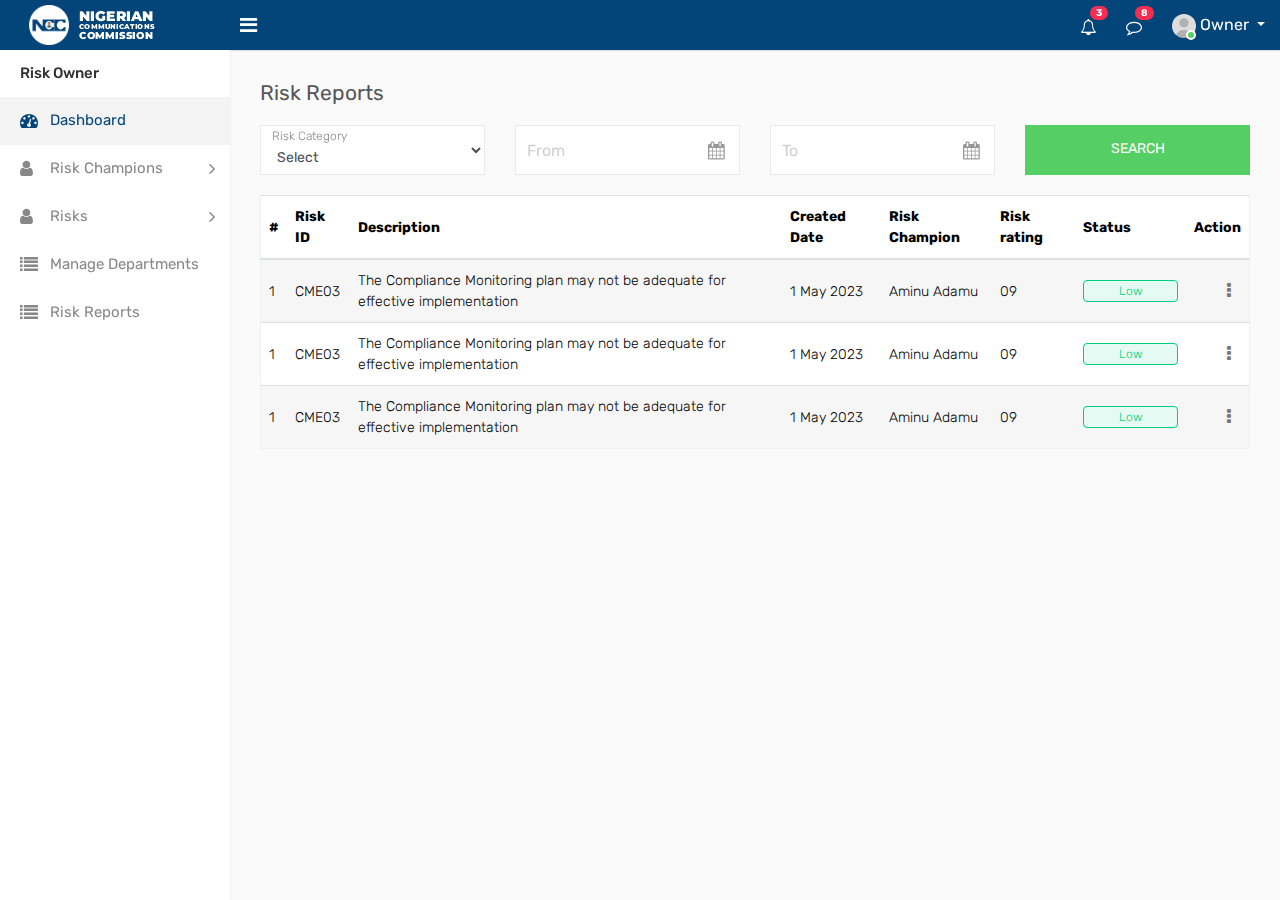
<file: RiskOwner/riskreport.html>
<!DOCTYPE html>
<html lang="en">

<head>
    <meta charset="utf-8">
    <meta name="viewport" content="width=device-width, initial-scale=1.0, user-scalable=0">
    
    <title>NCC RISK | Dashboard</title>
    <link href="https://fonts.googleapis.com/icon?family=Material+Icons" rel="stylesheet">
    <link rel="stylesheet" type="text/css" href="../assets/css/bootstrap.min.css">
    <link rel="stylesheet" type="text/css" href="../assets/css/font-awesome.min.css">
    <link rel="stylesheet" type="text/css" href="../assets/css/style.css">
    <!--[if lt IE 9]>
		<script src="assets/js/html5shiv.min.js"></script>
		<script src="assets/js/respond.min.js"></script>
	<![endif]-->
</head>

<body>
    <div class="main-wrapper">
        <div class="header">
			<div class="header-left">
				<a href="index.html" class="logo">
					<img src="../assets/img/logo.png" width="40" height="40" alt=""> <span><img src="../assets/img/logo2.png" w= alt=""></span>
				</a>
			</div>
			<a id="toggle_btn" href="javascript:void(0);"><i class="fa fa-bars"></i></a>
            <a id="mobile_btn" class="mobile_btn float-left" href="#sidebar"><i class="fa fa-bars"></i></a>
            <ul class="nav user-menu float-right">
                <li class="nav-item dropdown d-none d-sm-block">
                    <a href="#" class="dropdown-toggle nav-link" data-toggle="dropdown"><i class="fa fa-bell-o"></i> <span class="badge badge-pill bg-danger float-right">3</span></a>
                    <div class="dropdown-menu notifications">
                        <div class="topnav-dropdown-header">
                            <span>Notifications</span>
                        </div>
                        <div class="drop-scroll">
                            <ul class="notification-list">
                                <li class="notification-message">
                                    <a href="activities.html">
                                        <div class="media">
											<span class="avatar">
												<img alt="John Doe" src="../assets/img/user.jpg" class="img-fluid">
											</span>
											<div class="media-body">
												<p class="noti-details"><span class="noti-title">John Doe</span> added new task <span class="noti-title">Patient appointment booking</span></p>
												<p class="noti-time"><span class="notification-time">4 mins ago</span></p>
											</div>
                                        </div>
                                    </a>
                                </li>
                                <li class="notification-message">
                                    <a href="activities.html">
                                        <div class="media">
											<span class="avatar">V</span>
											<div class="media-body">
												<p class="noti-details"><span class="noti-title">Tarah Shropshire</span> changed the task name <span class="noti-title">Appointment booking with payment gateway</span></p>
												<p class="noti-time"><span class="notification-time">6 mins ago</span></p>
											</div>
                                        </div>
                                    </a>
                                </li>
                                <li class="notification-message">
                                    <a href="activities.html">
                                        <div class="media">
											<span class="avatar">L</span>
											<div class="media-body">
												<p class="noti-details"><span class="noti-title">Misty Tison</span> added <span class="noti-title">Domenic Houston</span> and <span class="noti-title">Claire Mapes</span> to project <span class="noti-title">Doctor available module</span></p>
												<p class="noti-time"><span class="notification-time">8 mins ago</span></p>
											</div>
                                        </div>
                                    </a>
                                </li>
                                <li class="notification-message">
                                    <a href="activities.html">
                                        <div class="media">
											<span class="avatar">G</span>
											<div class="media-body">
												<p class="noti-details"><span class="noti-title">Rolland Webber</span> completed task <span class="noti-title">Patient and Doctor video conferencing</span></p>
												<p class="noti-time"><span class="notification-time">12 mins ago</span></p>
											</div>
                                        </div>
                                    </a>
                                </li>
                                <li class="notification-message">
                                    <a href="activities.html">
                                        <div class="media">
											<span class="avatar">V</span>
											<div class="media-body">
												<p class="noti-details"><span class="noti-title">Bernardo Galaviz</span> added new task <span class="noti-title">Private chat module</span></p>
												<p class="noti-time"><span class="notification-time">2 days ago</span></p>
											</div>
                                        </div>
                                    </a>
                                </li>
                            </ul>
                        </div>
                        <div class="topnav-dropdown-footer">
                            <a href="activities.html">View all Notifications</a>
                        </div>
                    </div>
                </li>
                <li class="nav-item dropdown d-none d-sm-block">
                    <a href="javascript:void(0);" id="open_msg_box" class="hasnotifications nav-link"><i class="fa fa-comment-o"></i> <span class="badge badge-pill bg-danger float-right">8</span></a>
                </li>
                <li class="nav-item dropdown has-arrow">
                    <a href="#" class="dropdown-toggle nav-link user-link" data-toggle="dropdown">
                        <span class="user-img">
							<img class="rounded-circle" src="../assets/img/user.jpg" width="24" alt="Admin">
							<span class="status online"></span>
						</span>
						<span>Owner</span>
                    </a>
					<div class="dropdown-menu">
						<a class="dropdown-item" href="profile.html">My Profile</a>
						<a class="dropdown-item" href="edit-profile.html">Edit Profile</a>
						<a class="dropdown-item" href="settings.html">Settings</a>
						<a class="dropdown-item" href="login.html">Logout</a>
					</div>
                </li>
            </ul>
            <div class="dropdown mobile-user-menu float-right">
                <a href="#" class="dropdown-toggle" data-toggle="dropdown" aria-expanded="false"><i class="fa fa-ellipsis-v"></i></a>
                <div class="dropdown-menu dropdown-menu-right">
                    <a class="dropdown-item" href="profile.html">My Profile</a>
                    <a class="dropdown-item" href="edit-profile.html">Edit Profile</a>
                    <a class="dropdown-item" href="settings.html">Settings</a>
                    <a class="dropdown-item" href="login.html">Logout</a>
                </div>
            </div>
        </div>
        <div class="sidebar" id="sidebar">
            <div class="sidebar-inner slimscroll">
                <div id="sidebar-menu" class="sidebar-menu">
                    <ul>
                        <li class="menu-title">Risk Owner</li>
                        <li class="active">
                            <a href="riskowner_dashboard.html"><i class="fa fa-dashboard"></i> <span>Dashboard</span></a>
                        </li>
                        <li class="submenu">
							<a href="#"><i class="fa fa-user"></i> <span> Risk Champions </span> <span class="menu-arrow"></span></a>
							<ul style="display: none;">
								<li><a href="create_champion.html">Create Risk Champion</a></li>
								<li><a href="manage_champions.html">Manage Risk Champion</a></li>
							</ul>
						</li>

                        <li class="submenu">
							<a href="#"><i class="fa fa-user"></i> <span> Risks </span> <span class="menu-arrow"></span></a>
							<ul style="display: none;">
								<!-- <li><a href="register_risk.html">Create Risk</a></li> -->
								<li><a href="#">Manage Risks</a></li>
							</ul>
						</li>
                        
						
                        <li>
                            <a href="#"><i class="fa fa-list"></i> <span>Manage Departments</span></a>
                        </li>

                        <li>
                            <a href="riskreport.html"><i class="fa fa-list"></i> <span>Risk Reports</span></a>
                        </li>
                    </ul>
                </div>
            </div>
        </div>
        <div class="page-wrapper">
            
            <div class="content">
                <div class="row">
                    <div class="col-sm-12">
                        <h4 class="page-title">Risk Reports</h4>
                    </div>
                </div>
                <div class="row filter-row">
                    <div class="col-sm-6 col-md-3">
                        <div class="form-group form-focus select-focus">
                            <label class="focus-label">Risk Category</label>
                            <select class="select floating form-control">
                                <option>Select</option>
                                <option>Compliance Risk</option>
                                <option>Operational Risk</option>
                                <option>Financial Risk</option>
                            </select>
                        </div>
                    </div>
                    <div class="col-sm-6 col-md-3">
                        <div class="form-group form-focus">
                            <label class="focus-label">From</label>
                            <div class="cal-icon">
                                <input class="form-control floating datetimepicker" type="text">
                            </div>
                        </div>
                    </div>
                    <div class="col-sm-6 col-md-3">
                        <div class="form-group form-focus">
                            <label class="focus-label">To</label>
                            <div class="cal-icon">
                                <input class="form-control floating datetimepicker" type="text">
                            </div>
                        </div>
                    </div>
                    <div class="col-sm-6 col-md-3">
                        <a href="#" class="btn btn-success btn-block">Search</a>
                    </div>
                </div>
                <div class="row">
                    <div class="col-md-12">
                        <div class="table-responsive">
                            <table class="table table-striped custom-table mb-0 datatable">
                                <thead>
                                    <tr>
                                        <th>#</th>
                                        <th>Risk ID</th>
                                        <th>Description</th>
                                        <th>Created Date</th>
                                        <th>Risk Champion</th>
                                        <th>Risk rating</th>
                                        <th>Status</th>
                                        <th class="text-right">Action</th>
                                    </tr>
                                </thead>
                                <tbody>
                                    <tr>
                                        <td>1</td>
                                        <td>CME03</td>
                                        <td>The Compliance Monitoring plan may not be adequate for effective implementation</td>
                                        <td>1 May 2023</td>
                                        <td>Aminu Adamu</td>
                                        <td>09</td>
                                        <td><span class="custom-badge status-green">Low</span></td>
                                        <td class="text-right">
                                            <div class="dropdown dropdown-action">
                                                <a href="#" class="action-icon dropdown-toggle" data-toggle="dropdown" aria-expanded="false"><i class="fa fa-ellipsis-v"></i></a>
                                                <div class="dropdown-menu dropdown-menu-right">
                                                    <a class="dropdown-item" href="#"><i class="fa fa-pencil m-r-5"></i> Edit</a>
                                                    <a class="dropdown-item" href="#"><i class="fa fa-eye m-r-5"></i> View</a>
                                                    <a class="dropdown-item" href="#"><i class="fa fa-trash-o m-r-5"></i> Delete</a>
                                                </div>
                                            </div>
                                        </td>
                                    </tr>
                                    <tr>
                                        <td>1</td>
                                        <td>CME03</td>
                                        <td>The Compliance Monitoring plan may not be adequate for effective implementation</td>
                                        <td>1 May 2023</td>
                                        <td>Aminu Adamu</td>
                                        <td>09</td>
                                        <td><span class="custom-badge status-green">Low</span></td>
                                        <td class="text-right">
                                            <div class="dropdown dropdown-action">
                                                <a href="#" class="action-icon dropdown-toggle" data-toggle="dropdown" aria-expanded="false"><i class="fa fa-ellipsis-v"></i></a>
                                                <div class="dropdown-menu dropdown-menu-right">
                                                    <a class="dropdown-item" href="#"><i class="fa fa-pencil m-r-5"></i> Edit</a>
                                                    <a class="dropdown-item" href="#"><i class="fa fa-eye m-r-5"></i> View</a>
                                                    <a class="dropdown-item" href="#"><i class="fa fa-trash-o m-r-5"></i> Delete</a>
                                                </div>
                                            </div>
                                        </td>
                                    </tr>
                                    <tr>
                                        <td>1</td>
                                        <td>CME03</td>
                                        <td>The Compliance Monitoring plan may not be adequate for effective implementation</td>
                                        <td>1 May 2023</td>
                                        <td>Aminu Adamu</td>
                                        <td>09</td>
                                        <td><span class="custom-badge status-green">Low</span></td>
                                        <td class="text-right">
                                            <div class="dropdown dropdown-action">
                                                <a href="#" class="action-icon dropdown-toggle" data-toggle="dropdown" aria-expanded="false"><i class="fa fa-ellipsis-v"></i></a>
                                                <div class="dropdown-menu dropdown-menu-right">
                                                    <a class="dropdown-item" href="#"><i class="fa fa-pencil m-r-5"></i> Edit</a>
                                                    <a class="dropdown-item" href="#"><i class="fa fa-eye m-r-5"></i> View</a>
                                                    <a class="dropdown-item" href="#"><i class="fa fa-trash-o m-r-5"></i> Delete</a>
                                                </div>
                                            </div>
                                        </td>
                                    </tr>
                                </tbody>
                            </table>
                        </div>
                    </div>
                </div>
            </div>


            <div class="notification-box">
                <div class="msg-sidebar notifications msg-noti">
                    <div class="topnav-dropdown-header">
                        <span>Messages</span>
                    </div>
                    <div class="drop-scroll msg-list-scroll" id="msg_list">
                        <ul class="list-box">
                            <li>
                                <a href="chat.html">
                                    <div class="list-item">
                                        <div class="list-left">
                                            <span class="avatar">R</span>
                                        </div>
                                        <div class="list-body">
                                            <span class="message-author">Richard Miles </span>
                                            <span class="message-time">12:28 AM</span>
                                            <div class="clearfix"></div>
                                            <span class="message-content">Lorem ipsum dolor sit amet, consectetur adipiscing</span>
                                        </div>
                                    </div>
                                </a>
                            </li>
                            <li>
                                <a href="chat.html">
                                    <div class="list-item new-message">
                                        <div class="list-left">
                                            <span class="avatar">J</span>
                                        </div>
                                        <div class="list-body">
                                            <span class="message-author">John Doe</span>
                                            <span class="message-time">1 Aug</span>
                                            <div class="clearfix"></div>
                                            <span class="message-content">Lorem ipsum dolor sit amet, consectetur adipiscing</span>
                                        </div>
                                    </div>
                                </a>
                            </li>
                            <li>
                                <a href="chat.html">
                                    <div class="list-item">
                                        <div class="list-left">
                                            <span class="avatar">T</span>
                                        </div>
                                        <div class="list-body">
                                            <span class="message-author"> Tarah Shropshire </span>
                                            <span class="message-time">12:28 AM</span>
                                            <div class="clearfix"></div>
                                            <span class="message-content">Lorem ipsum dolor sit amet, consectetur adipiscing</span>
                                        </div>
                                    </div>
                                </a>
                            </li>
                            <li>
                                <a href="chat.html">
                                    <div class="list-item">
                                        <div class="list-left">
                                            <span class="avatar">M</span>
                                        </div>
                                        <div class="list-body">
                                            <span class="message-author">Mike Litorus</span>
                                            <span class="message-time">12:28 AM</span>
                                            <div class="clearfix"></div>
                                            <span class="message-content">Lorem ipsum dolor sit amet, consectetur adipiscing</span>
                                        </div>
                                    </div>
                                </a>
                            </li>
                            <li>
                                <a href="chat.html">
                                    <div class="list-item">
                                        <div class="list-left">
                                            <span class="avatar">C</span>
                                        </div>
                                        <div class="list-body">
                                            <span class="message-author"> Catherine Manseau </span>
                                            <span class="message-time">12:28 AM</span>
                                            <div class="clearfix"></div>
                                            <span class="message-content">Lorem ipsum dolor sit amet, consectetur adipiscing</span>
                                        </div>
                                    </div>
                                </a>
                            </li>
                            <li>
                                <a href="chat.html">
                                    <div class="list-item">
                                        <div class="list-left">
                                            <span class="avatar">D</span>
                                        </div>
                                        <div class="list-body">
                                            <span class="message-author"> Domenic Houston </span>
                                            <span class="message-time">12:28 AM</span>
                                            <div class="clearfix"></div>
                                            <span class="message-content">Lorem ipsum dolor sit amet, consectetur adipiscing</span>
                                        </div>
                                    </div>
                                </a>
                            </li>
                            <li>
                                <a href="chat.html">
                                    <div class="list-item">
                                        <div class="list-left">
                                            <span class="avatar">B</span>
                                        </div>
                                        <div class="list-body">
                                            <span class="message-author"> Buster Wigton </span>
                                            <span class="message-time">12:28 AM</span>
                                            <div class="clearfix"></div>
                                            <span class="message-content">Lorem ipsum dolor sit amet, consectetur adipiscing</span>
                                        </div>
                                    </div>
                                </a>
                            </li>
                            <li>
                                <a href="chat.html">
                                    <div class="list-item">
                                        <div class="list-left">
                                            <span class="avatar">R</span>
                                        </div>
                                        <div class="list-body">
                                            <span class="message-author"> Rolland Webber </span>
                                            <span class="message-time">12:28 AM</span>
                                            <div class="clearfix"></div>
                                            <span class="message-content">Lorem ipsum dolor sit amet, consectetur adipiscing</span>
                                        </div>
                                    </div>
                                </a>
                            </li>
                            <li>
                                <a href="chat.html">
                                    <div class="list-item">
                                        <div class="list-left">
                                            <span class="avatar">C</span>
                                        </div>
                                        <div class="list-body">
                                            <span class="message-author"> Claire Mapes </span>
                                            <span class="message-time">12:28 AM</span>
                                            <div class="clearfix"></div>
                                            <span class="message-content">Lorem ipsum dolor sit amet, consectetur adipiscing</span>
                                        </div>
                                    </div>
                                </a>
                            </li>
                            <li>
                                <a href="chat.html">
                                    <div class="list-item">
                                        <div class="list-left">
                                            <span class="avatar">M</span>
                                        </div>
                                        <div class="list-body">
                                            <span class="message-author">Melita Faucher</span>
                                            <span class="message-time">12:28 AM</span>
                                            <div class="clearfix"></div>
                                            <span class="message-content">Lorem ipsum dolor sit amet, consectetur adipiscing</span>
                                        </div>
                                    </div>
                                </a>
                            </li>
                            <li>
                                <a href="chat.html">
                                    <div class="list-item">
                                        <div class="list-left">
                                            <span class="avatar">J</span>
                                        </div>
                                        <div class="list-body">
                                            <span class="message-author">Jeffery Lalor</span>
                                            <span class="message-time">12:28 AM</span>
                                            <div class="clearfix"></div>
                                            <span class="message-content">Lorem ipsum dolor sit amet, consectetur adipiscing</span>
                                        </div>
                                    </div>
                                </a>
                            </li>
                            <li>
                                <a href="chat.html">
                                    <div class="list-item">
                                        <div class="list-left">
                                            <span class="avatar">L</span>
                                        </div>
                                        <div class="list-body">
                                            <span class="message-author">Loren Gatlin</span>
                                            <span class="message-time">12:28 AM</span>
                                            <div class="clearfix"></div>
                                            <span class="message-content">Lorem ipsum dolor sit amet, consectetur adipiscing</span>
                                        </div>
                                    </div>
                                </a>
                            </li>
                            <li>
                                <a href="chat.html">
                                    <div class="list-item">
                                        <div class="list-left">
                                            <span class="avatar">T</span>
                                        </div>
                                        <div class="list-body">
                                            <span class="message-author">Tarah Shropshire</span>
                                            <span class="message-time">12:28 AM</span>
                                            <div class="clearfix"></div>
                                            <span class="message-content">Lorem ipsum dolor sit amet, consectetur adipiscing</span>
                                        </div>
                                    </div>
                                </a>
                            </li>
                        </ul>
                    </div>
                    <div class="topnav-dropdown-footer">
                        <a href="chat.html">See all messages</a>
                    </div>
                </div>
            </div>
        </div>
    </div>
    <div class="sidebar-overlay" data-reff=""></div>
    <script src="../assets/js/jquery-3.2.1.min.js"></script>
	<script src="../assets/js/popper.min.js"></script>
    <script src="../assets/js/bootstrap.min.js"></script>
    <script src="../assets/js/jquery.slimscroll.js"></script>
    <script src="../assets/js/Chart.bundle.js"></script>
    <script src="../assets/js/chart.js"></script>
    <script src="../assets/js/app.js"></script>

</body>

</html>
</file>
<file: assets/css/style.css>
/*
Author       : Dreamguys
������ȫ��õ�Bootstrapģ�壺http://www.bootstrapmb.com
Version      : 1.0
*/

/*============================
 [Table of CSS]

1. General
2. Table
3. Helper Class
4. Bootstrap Classes
5. Header
6. Sidebar
7. Content
8. Login
9. Dashboard
10. Activity
11. Select2
12. Nav tabs
13. Holidays
14. Edit Profile
15. Chat
16. Focus Label
17. Leave
18. Employee
19. Events
20. Profile
21. Notifications
22. Roles & Permissions
23. Chat Right Sidebar
24. Invoice
25. Doctors
26. Add Doctor
27. Payslip
28. Attendance
29. Inbox
30. Mail View
31. Blog
32. Blog View
33. UI Kit
34. Error
35. Lock Screen
36. Voice call
37. Video Call
38. Incoming call
39. Notification settings
40. Chat Sidebar
41. Gallery
42. Responsive

========================================*/

/*-----------------
	1. General
-----------------------*/

@import url('https://fonts.googleapis.com/css?family=Rubik:400,500,700');
html {
	height: 100%;
}
body {
	font-family: 'Rubik', sans-serif;
	font-size: 0.875rem;
	color: #666;
	background-color: #fafafa;
	overflow-x: hidden;
	height: 100%;
}
h1,
h2,
h3,
h4,
h5,
h6 {
	margin-top: 0;
}
h1,
.h1 {
	font-size: 2.25rem;
}
h2,
.h2 {
	font-size: 1.875rem;
}
h3,
.h3 {
	font-size: 1.5rem;
}
h4,
.h4 {
	font-size: 1.125rem;
}
h5,
.h5 {
	font-size: 0.875rem;
}
h6,
.h6 {
	font-size: 0.75rem;
}
a:hover,
a:active,
a:focus {
	text-decoration: none;
	color: #034479;
	outline: none;
}
.form-control {
	border-radius: 0;
	box-shadow: none;
	padding: 0.469rem 0.75rem;
	border-color: #eaeaea;
	font-size: 14px;
	min-height: 40px;
}
.form-control:focus {
	border-color: #034479;
	box-shadow: none;
	outline: 0 none;
}
a {
	color: #034479;
}
input,
button,
a {
	transition: all 0.4s ease;
	-moz-transition: all 0.4s ease;
	-o-transition: all 0.4s ease;
	-ms-transition: all 0.4s ease;
	-webkit-transition: all 0.4s ease;
}
input,
button {
	outline: none;
}
input[type="file"] {
	height: auto;
	padding: 6px 0.75rem;
}
input[type=text],
input[type=password] {
	-webkit-appearance: none;
	-moz-appearance: none;
	appearance: none;
}
textarea.form-control {
	resize: vertical;
}
.navbar-nav > li {
	float: left;
}
.form-group {
	margin-bottom: 20px;
}
.display-block {
	display: block;
}
.btn.rounded {
	box-shadow: 0 1px 2px 0 rgba(0, 0, 0, 0.1);
}
.btn.focus,
.btn:focus {
	box-shadow: inherit !important;
}
.list-group-item {
	border: 1px solid #eaeaea;
}

/*-----------------
	2. Table
-----------------------*/

.table {
	color: #000;
	border: 1px solid #f0f0f0;
}
.table.table-white {
	background-color: #fff;
}
.table > tbody > tr > td {
	font-weight: 300;
}
.table-striped > tbody > tr:nth-of-type(2n + 1) {
	background-color: #f6f6f6;
}
table.table td .avatar {
	margin: 0 5px 0 0;
}
table.table td h2 {
	display: inline-block;
	font-size: inherit;
	font-weight: 400;
	margin: 0;
	padding: 0;
	vertical-align: middle;
}
table.table td h2 a {
	color: #757575;
}
table.table td h2 a:hover {
	color: #034479;
}
table.table td h2 span {
	color: #9e9e9e;
	display: block;
	font-size: 12px;
	margin-top: 3px;
}

/*-----------------
	3. Helper Class
-----------------------*/

.m-r-5 {
	margin-right: 5px !important;
}
.m-r-10 {
	margin-right: 10px !important;
}
.m-l-5 {
	margin-left: 5px !important;
}
.m-t-0 {
	margin-top: 0 !important;
}
.m-t-10 {
	margin-top: 10px !important;
}
.m-t-20 {
	margin-top: 20px !important;
}
.m-t-30 {
	margin-top: 30px !important;
}
.m-t-50 {
	margin-top: 50px !important;
}
.m-b-10 {
	margin-bottom: 10px !important;
}
.m-b-20 {
	margin-bottom: 20px !important;
}
.m-b-30 {
	margin-bottom: 30px !important;
}
.w-40 {
	width: 40px;
}
.block {
	display: block !important;
}
.text-ellipsis {
	display: block;
	max-width: 100%;
	overflow: hidden;
	text-overflow: ellipsis;
	white-space: nowrap;
}
.text-muted-light {
	color: #aaa;
}
.card-box {
	background-color: #fff;
	border-radius: 4px;
	margin-bottom: 30px;
	padding: 20px;
	position: relative;
	box-shadow: 0 1px 2px 0 rgba(0, 0, 0, 0.1);
}
.card-title {
	color: #333;
	font-size: 16px;
	margin-bottom: 20px;
}
.page-title {
	color: #565656;
	font-size: 21px;
	font-weight: normal;
	margin-bottom: 20px;
}
.page-sub-title {
	color: #565656;
	font-size: 18px;
	font-weight: normal;
	margin-bottom: 20px;
}
.cal-icon:after {
	background: transparent url("../img/calander.png") no-repeat scroll 0 0;
	bottom: 0;
	content: "";
	display: block;
	height: 19px;
	margin: auto;
	position: absolute;
	right: 15px;
	top: 0;
	width: 17px;
}
.cal-icon {
	position: relative;
	width: 100%;
}
.time-icon:after {
	background: transparent url("../img/clock.png") no-repeat scroll 0 0;
	bottom: 0;
	content: "";
	display: block;
	height: 19px;
	margin: auto;
	position: absolute;
	right: 15px;
	top: 0;
	width: 19px;
}
.time-icon {
	position: relative;
	width: 100%;
}
.badge-success-border {
	border: 1px solid #55ce63;
	color: #55ce63;
	background-color: #fff;
	display: inline-block;
	min-width: 80px;
}
.badge-danger-border {
	border: 1px solid #f62d51;
	color: #f62d51;
	background-color: #fff;
	display: inline-block;
	min-width: 80px;
}
.badge-warning-border {
	border: 1px solid #ffbc34;
	color: #ffbc34;
	background-color: #fff;
	display: inline-block;
	min-width: 80px;
}
.badge-info-border {
	border: 1px solid #034479;
	color: #034479;
	background-color: #fff;
	display: inline-block;
	min-width: 80px;
}
.modal-footer.text-left {
	text-align: left;
}
.modal-footer.text-center {
	text-align: center;
}
.font-18 {
	font-size: 18px;
}
.border-right {
	border-right: 1px solid #e7e7e7;
}
.blur {
	-webkit-filter: blur(3px);
	-moz-filter: blur(3px);
	-o-filter: blur(3px);
	-ms-filter: blur(3px);
	filter: blur(3px);
}
.btn {
	font-size: 0.875rem;
}

/*-----------------
	4. Bootstrap Classes
-----------------------*/

.btn-white {
	background-color: #fff;
	border: 1px solid #ccc;
	color: #333;
}
.rounded,
.circle {
	border-radius: 500px;
}
.bg-primary,
.badge-primary {
	background-color: #034479 !important;
}
.bg-success,
.badge-success {
	background-color: #55ce63 !important;
}
.bg-info,
.badge-info {
	background-color: #034479 !important;
}
.bg-warning,
.badge-warning {
	background-color: #ffbc34 !important;
}
.bg-danger,
.badge-danger {
	background-color: #f62d51 !important;
}
.bg-white {
	background-color: #fff;
}
.text-primary,
.dropdown-menu > li > a.text-primary {
	color: #034479 !important;
}
.text-success,
.dropdown-menu > li > a.text-success {
	color: #55ce63;
}
.text-danger,
.dropdown-menu > li > a.text-danger {
	color: #f62d51;
}
.text-info,
.dropdown-menu > li > a.text-info {
	color: #034479;
}
.text-warning,
.dropdown-menu > li > a.text-warning {
	color: #ffbc34;
}
.text-purple,
.dropdown-menu > li > a.text-purple {
	color: #7460ee;
}
.btn-primary {
	border-color: transparent;
	background-color: #034479;
}
.btn-primary:hover,
.btn-primary:focus,
.btn-primary.active,
.btn-primary:active,
.open > .dropdown-toggle.btn-primary {
	background-color: #034479;
	border: 1px solid #034479;
	color: #fff;
}
.btn-primary.active.focus,
.btn-primary.active:focus,
.btn-primary.active:hover,
.btn-primary.focus:active,
.btn-primary:active:focus,
.btn-primary:active:hover,
.open > .dropdown-toggle.btn-primary.focus,
.open > .dropdown-toggle.btn-primary:focus,
.open > .dropdown-toggle.btn-primary:hover {
	background-color: #034479;
	border: 1px solid #034479;
}
.btn-primary.active:not(:disabled):not(.disabled),
.btn-primary:active:not(:disabled):not(.disabled),
.show > .btn-primary.dropdown-toggle {
	background-color: #034479;
	border-color: #034479;
	color: #fff;
}
.btn-outline-primary {
	border-color: #034479;
	color: #034479;
}
.btn-outline-primary:hover {
	background-color: #034479;
	border-color: #034479;
	color: #fff;
}
.btn-outline-primary.active:not(:disabled):not(.disabled),
.btn-outline-primary:active:not(:disabled):not(.disabled),
.show > .btn-outline-primary.dropdown-toggle {
	background-color: #034479;
	border-color: #034479;
	color: #fff;
}
.btn-success {
	background-color: #55ce63;
	border: 1px solid #55ce63
}
.btn-success:hover,
.btn-success:focus,
.btn-success.active,
.btn-success:active,
.open > .dropdown-toggle.btn-success {
	background: #4ab657;
	border: 1px solid #4ab657
}
.btn-success.active.focus,
.btn-success.active:focus,
.btn-success.active:hover,
.btn-success.focus:active,
.btn-success:active:focus,
.btn-success:active:hover,
.open > .dropdown-toggle.btn-success.focus,
.open > .dropdown-toggle.btn-success:focus,
.open > .dropdown-toggle.btn-success:hover {
	background: #4ab657;
	border: 1px solid #4ab657
}
.btn-info {
	background-color: #034479;
	border: 1px solid #034479
}
.btn-info:hover,
.btn-info:focus,
.btn-info.active,
.btn-info:active,
.open > .dropdown-toggle.btn-info {
	background-color: #028ee1;
	border: 1px solid #028ee1
}
.btn-info.active.focus,
.btn-info.active:focus,
.btn-info.active:hover,
.btn-info.focus:active,
.btn-info:active:focus,
.btn-info:active:hover,
.open > .dropdown-toggle.btn-info.focus,
.open > .dropdown-toggle.btn-info:focus,
.open > .dropdown-toggle.btn-info:hover {
	background-color: #028ee1;
	border: 1px solid #028ee1
}
.btn-warning {
	background: #ffbc34;
	border: 1px solid #ffbc34
}
.btn-warning:hover,
.btn-warning:focus,
.btn-warning.active,
.btn-warning:active,
.open > .dropdown-toggle.btn-warning {
	background: #e9ab2e;
	border: 1px solid #e9ab2e
}
.btn-warning.active.focus,
.btn-warning.active:focus,
.btn-warning.active:hover,
.btn-warning.focus:active,
.btn-warning:active:focus,
.btn-warning:active:hover,
.open > .dropdown-toggle.btn-warning.focus,
.open > .dropdown-toggle.btn-warning:focus,
.open > .dropdown-toggle.btn-warning:hover {
	background: #e9ab2e;
	border: 1px solid #e9ab2e
}
.btn-danger {
	background: #f62d51;
	border: 1px solid #f62d51
}
.btn-danger:hover,
.btn-danger:focus {
	background-color: #e6294b;
	border: 1px solid #e6294b
}
.pagination > .active > a,
.pagination > .active > a:focus,
.pagination > .active > a:hover,
.pagination > .active > span,
.pagination > .active > span:focus,
.pagination > .active > span:hover {
	background-color: #034479;
	border-color: #034479;
}
.pagination > li > a,
.pagination > li > span {
	color: #034479;
	padding: .5rem .75rem !important;
}
.page-item.active .page-link {
	background-color: #034479;
	border-color: #034479;
}
.dropdown-menu {
	border: 1px solid rgba(0, 0, 0, 0.1);
	border-radius: 3px;
	transform-origin: left top 0;
	box-shadow: inherit;
	background-color: #fff;
}
.navbar-nav .open .dropdown-menu {
	background-color: #fff;
	border: 1px solid rgba(0, 0, 0, 0.1);
}
.btn-group-xs > .btn,
.btn-xs {
	min-height: 22px;
	min-width: 22px;
}
.dropdown-menu {
	font-size: 13px;
}
.btn-link,
.btn-link:hover,
.btn-link:focus,
.btn-link:active {
	box-shadow: none;
}
.btn-link {
	color: #333;
}
.nav .open > a,
.nav .open > a:focus,
.nav .open > a:hover {
	background-color: rgba(0, 0, 0, 0.2);
}
.card {
	margin-bottom: 30px;
	box-shadow: 0 1px 2px 0 rgba(0, 0, 0, 0.1);
	border: 0;
}
.card-title {
	margin-bottom: 1.125rem;
}
.dropdown-action .dropdown-toggle:after {
	display: none;
}
.badge.badge-pill {
	border-radius: 10rem;
}
.badge-primary {
	color: #fff;
}
.btn.btn-rounded {
	border-radius: 50px;
}
.nav-tabs .nav-link:focus,
.nav-tabs .nav-link:hover {
	background-color: #eee;
	border-color: transparent;
}
.nav-tabs .nav-link {
	border-radius: 0;
}
.table.dataTable {
	border-collapse: collapse !important;
}
textarea.form-control {
	height: auto;
}
.progress-example .progress {
	margin-bottom: 1.5rem;
}
.progress-xs {
	height: 4px;
}
.progress-sm {
	height: 15px;
}
.progress.progress-sm {
	height: 6px;
}
.progress.progress-md {
	height: 8px;
}
.progress.progress-lg {
	height: 18px;
}
.form-control.form-control-sm {
	padding: 0.25rem 0.5rem;
}
.card .card-header {
	background-color: rgba(255, 255, 255, 0.1);
	border: 0 none;
	font-size: 16px;
	line-height: 30px;
	padding: 15px;
}
.card .card-header .card-title {
	font-size: 18px;
	font-weight: 400;
	line-height: 20px;
	margin: 0;
	padding: 5px 0;
}
.table h5 {
	font-size: 14px;
	font-weight: 400;
	line-height: 18px;
	margin-bottom: 0;
	vertical-align: middle;
}
.table h5 + p {
	color: #9e9e9e;
	font-size: 14px;
	line-height: 18px;
	margin-bottom: 0;
}
.page-link:focus {
    box-shadow: unset;
}

/*-----------------
	5. Header
-----------------------*/

.header {
	background-color: #034479;
	left: 0;
	position: fixed;
	right: 0;
	top: 0;
	z-index: 1039;
	height: 50px;
	box-shadow: 0 1px 1px rgba(0, 0, 0, 0.1);
}
.header .header-left {
	float: left;
	height: 50px;
	padding: 0 20px;
	position: relative;
	text-align: center;
	width: 230px;
	z-index: 1;
}
.logo {
	align-items: center;
	display: flex;
	height: 50px;
	justify-content: center;
}
.logo span {
	color: #fff;
	font-size: 18px;
	font-weight: 500;
	margin-left: 10px;
}
.header .navbar-nav .badge {
	position: absolute;
	right: 7px;
	top: 4px;
}
.header .dropdown-menu > li > a {
	position: relative;
}
.header .dropdown-toggle:after {
	display: none;
}
.header .has-arrow .dropdown-toggle:after {
	display: inline-block;
}
.page-title-box {
	border-radius: 0;
	height: 50px;
	margin-bottom: 0;
	padding: 14px 20px;
}
.page-title-box h3 {
	color: #fff;
	font-size: 18px;
	font-weight: 500;
	margin: 0;
}
.user-menu {
	margin: 0;
	position: relative;
	z-index: 99;
}
.user-menu.nav > li > a {
	color: #fff;
	font-size: 16px;
	line-height: 50px;
	padding: 0 15px;
	height: 50px;
}
.user-menu.nav > li > a:hover,
.user-menu.nav > li > a:focus {
	background-color: rgba(0, 0, 0, 0.2);
}
.user-img {
	display: inline-block;
	position: relative;
}
.header .user-img img {
	width: 24px;
}
.user-img .status {
	border: 2px solid #fff;
	bottom: 0;
	height: 10px;
	position: absolute;
	right: 0;
	width: 10px;
}
.user-menu .user-img .status {
	bottom: 10px;
}
.user-menu .dropdown-menu {
	min-width: 136px;
}
.user-menu .bg-primary {
	background-color: #034479 !important;
}
.status {
	background-color: #ccc;
	border-radius: 50%;
	display: inline-block;
	height: 10px;
	width: 10px;
}
.status.online {
	background-color: #55ce63;
}
.status.offline {
	background-color: #f62d51;
}
.status.away {
	background-color: #faa937;
}

/*-----------------
	6. Sidebar
-----------------------*/

.sidebar {
	box-shadow: 0 1px 2px 0 rgba(0, 0, 0, 0.1);
	top: 50px;
	width: 230px;
	z-index: 1039;
	background-color: #fff;
	bottom: 0;
	margin-top: 0px;
	position: fixed;
	left: 0;
	transition: all 0.2s ease-in-out;
}
.sidebar.opened {
	-webkit-transition: all 0.4s ease;
	-moz-transition: all 0.4s ease;
	transition: all 0.4s ease;
}
.sidebar-inner {
	height: 100%;
	transition: all 0.2s ease-in-out 0s;
}
.sidebar-menu ul {
	font-size: 14px;
	list-style-type: none;
	margin: 0;
	padding: 0;
}
.sidebar-menu li a {
	color: #888;
	display: block;
	font-size: 15px;
	height: auto;
	padding: 0 20px;
}
.sidebar-menu li a:hover {
	color: #034479;
}
.sidebar-menu li.active a {
	color: #034479;
	background-color: #f3f3f3;
}
.menu-title {
	color: #333;
	font-size: 15px;
	font-weight: 500;
	padding: 12px 20px;
}
.menu-title > i {
	float: right;
	line-height: 40px;
}
.sidebar-menu li.menu-title a {
	color: #034479;
	display: inline-block;
	float: right;
	padding: 0;
}
.sidebar-menu li.menu-title a.btn {
	color: #fff;
	display: block;
	float: none;
	font-size: 15px;
	line-height: inherit;
	margin-bottom: 15px;
}
.sidebar-menu ul ul a.active {
	color: #034479;
	text-decoration: underline;
}
.mobile-user-menu {
	color: #fff;
	display: none;
	font-size: 24px;
	height: 50px;
	line-height: 50px;
	padding: 0 20px;
	position: absolute;
	right: 0;
	text-align: right;
	top: 0;
	width: 50px;
	z-index: 10;
}
.mobile-user-menu > a {
	color: #fff;
	padding: 0;
}
.mobile-user-menu > a:hover {
	color: #fff;
}
.mobile-user-menu > .dropdown-menu > a {
    line-height: 23px;
}
.profile-rightbar {
	display: none !important;
	color: #034479;
	font-size: 26px;
	margin-left: 15px;
}
.fixed-sidebar-right {
	position: fixed;
	top: 60px;
	right: 0;
	width: 300px;
	margin-right: -300px;
	bottom: 0;
	z-index: 101;
	-webkit-transition: all 0.4s ease;
	-moz-transition: all 0.4s ease;
	transition: all 0.4s ease;
}
.mobile_btn {
	display: none;
}
.sidebar .sidebar-menu > ul > li > a span {
	transition: all 0.2s ease-in-out 0s;
	display: inline-block;
	margin-left: 10px;
	white-space: nowrap;
}
.sidebar .sidebar-menu > ul > li > a span.badge {
	color: #fff;
	margin-left: auto;
}
.sidebar-menu ul ul a {
	display: block;
	font-size: 14px;
	padding: 9px 10px 9px 50px;
	position: relative;
}
.sidebar-menu ul ul {
	background-color: #f3f3f3;
	display: none;
}
.sidebar-menu ul ul ul a {
	padding-left: 70px;
}
.sidebar-menu ul ul ul ul a {
	padding-left: 90px;
}
.sidebar-menu > ul > li {
	position: relative;
}
.sidebar-menu .menu-arrow {
	-webkit-transition: -webkit-transform 0.15s;
	-o-transition: -o-transform 0.15s;
	transition: transform .15s;
	position: absolute;
	right: 15px;
	display: inline-block;
	font-family: 'FontAwesome';
	text-rendering: auto;
	line-height: 40px;
	font-size: 18px;
	-webkit-font-smoothing: antialiased;
	-moz-osx-font-smoothing: grayscale;
	-webkit-transform: translate(0, 0);
	-ms-transform: translate(0, 0);
	-o-transform: translate(0, 0);
	transform: translate(0, 0);
	line-height: 18px;
	top: 15px;
}
.sidebar-menu .menu-arrow:before {
	content: "\f105";
}
.sidebar-menu li a.subdrop .menu-arrow {
	-ms-transform: rotate(90deg);
	-webkit-transform: rotate(90deg);
	-o-transform: rotate(90deg);
	transform: rotate(90deg);
}
.sidebar-menu ul ul a .menu-arrow {
	top: 6px;
}
.sidebar-menu a {
	transition: unset;
	-moz-transition: unset;
	-o-transition: unset;
	-ms-transition: unset;
	-webkit-transition: unset;
}
.sidebar-menu > ul > li > a {
	padding: 12px 20px;
	align-items: center;
	display: flex;
	justify-content: flex-start;
	position: relative;
	transition: all 0.2s ease-in-out 0s;
}
.sidebar-menu ul li a i {
	align-items: center;
	display: inline-flex;
	font-size: 18px;
	min-height: 24px;
	line-height: 18px;
	width: 20px;
	transition: all 0.2s ease-in-out 0s;
}
.sidebar-menu ul li.menu-title a i {
	font-size: 16px;
	margin-right: 0;
	text-align: right;
	width: auto;
}

/*-----------------
	7. Content
-----------------------*/

.page-wrapper {
	left: 0;
	margin-left: 230px;
	padding-top: 50px;
	position: relative;
	-webkit-transition: all 0.4s ease;
	-moz-transition: all 0.4s ease;
	transition: all 0.4s ease;
}
.page-wrapper > .content {
	padding: 30px;
}

/*-----------------
	8. Login
-----------------------*/

.account-page {
	display: table-row;
	height: 100%;
	padding: 40px 0;
}
.account-title {
	font-size: 32px;
	font-weight: normal;
	margin: 0 0 40px;
	text-align: center;
}
.account-wrapper {
	display: table;
	table-layout: fixed;
	height: 100%;
	padding: 30px;
	width: 100%;
}
.account-center {
	display: table-cell;
	vertical-align: middle;
}
.account-box {
	background-color: #fff;
	border: 1px solid #eaeaea;
	margin: 0 auto;
	padding: 20px;
	width: 400px;
}
.account-logo {
	margin-bottom: 20px;
	text-align: center;
}
.account-box .form-group {
	margin-bottom: 20px;
}
.account-box a {
	color: #333;
	font-size: 14px;
}
.account-box a:hover {
	color: #034479;
}
.account-box .form-control {
	border: 1px solid #eaeaea;
	border-radius: 0;
	box-shadow: inherit;
	font-size: 14px;
	height: 40px;
}
.account-box textarea.form-control {
	height: 130px;
}
.account-box label {
	color: #323232;
	font-size: 14px;
	font-weight: normal;
}
.account-logo img {
	max-height: 60px;
	width: auto;
}
.account-box .account-btn {
	border-radius: 50px;
	font-size: 16px;
	min-width: 150px;
	padding: 8px 30px;
	text-transform: uppercase;
}

/*-----------------
	9. Dashboard
-----------------------*/

.dash-widget {
	background-color: #fff;
	border-radius: 4px;
	margin-bottom: 30px;
	padding: 20px;
	position: relative;
	box-shadow: 0 1px 2px 0 rgba(0, 0, 0, 0.1);
}
.dash-widget-bg1 {
	width: 65px;
	float: left;
	color: #fff;
	display: block;
	font-size: 50px;
	text-align: center;
	line-height: 65px;
	background: #034479;
	border-radius: 50%;
	font-size: 40px;
	height: 65px;
}
.dash-widget-bg2 {
	width: 65px;
	float: left;
	color: #fff;
	display: block;
	font-size: 50px;
	text-align: center;
	line-height: 65px;
	background: #55ce63;
	border-radius: 50%;
	font-size: 40px;
	height: 65px;
}
.dash-widget-bg3 {
	width: 65px;
	float: left;
	color: #fff;
	display: block;
	font-size: 50px;
	text-align: center;
	line-height: 65px;
	background: #7a92a3;
	border-radius: 50%;
	font-size: 40px;
	height: 65px;
}
.dash-widget-bg4 {
	width: 65px;
	float: left;
	color: #fff;
	display: block;
	font-size: 50px;
	text-align: center;
	line-height: 65px;
	background: #ffbc35;
	border-radius: 50%;
	font-size: 40px;
	height: 65px;
}
.card-table.card-table-top .card-body {
	height: 175px;
	overflow-y: auto;
	-webkit-overflow-scrolling: touch;
}
.chart-title {
	margin-bottom: 25px;
}
.chart-title h4 {
	display: inline-block;
	font-size: 18px;
	font-weight: 400;
	line-height: 20px;
	margin: 0;
	color: #333;
}
.chart-title span {
	color: #034479;
}
.card-title > a.btn {
	color: #fff;
}
ul.chat-user-total li {
	display: inline-block;
	color: #999;
}
ul.chat-user-total li i.current-users {
	color: #034479;
	padding-right: 5px;
}
ul.chat-user-total li i.old-users {
	color: #eaeaea;
	padding-right: 5px;
}
.new-patient-table {
	display: table;
}
.new-patient-table td, .new-patient-table th {
    vertical-align: middle;
}
.new-patient-table tr td img {
	margin-right: 5px;
}
.btn-primary-one {
	border: 1px solid #ffbc35;
	border-radius: 25px;
	width: 100px;
	background: transparent;
	color: #000;
}
.btn-primary-two {
	border: 1px solid #034479;
	border-radius: 25px;
	width: 100px;
	background: transparent;
	color: #000;
}
.btn-primary-three {
	border: 1px solid #55ce63;
	border-radius: 25px;
	width: 100px;
	background: transparent;
	color: #000;
}
.btn-primary-four {
	border: 1px solid #ffbc35;
	border-radius: 25px;
	width: 100px;
	background: transparent;
	color: #000;
}
.bar-chart {
	position: relative;
	width: 100%;
	margin-top: 15px;
}
.bar-chart > .legend {
	position: absolute;
	bottom: 0;
	left: 0;
	width: 100%;
	height: 40px;
	margin-bottom: -45px;
	border-top: 1px solid #000;
}
.bar-chart > .legend > .item {
	position: relative;
	display: inline-block;
	float: left;
	width: 25%;
}
.bar-chart > .legend > .item:before {
	display: block;
	position: absolute;
	top: 0;
	left: 0;
	content: '';
	width: 1px;
	height: 8px;
	background-color: #000;
	margin-top: -8px;
}
.bar-chart > .legend > .item.text-right:before {
	right: 0;
	left: auto;
}
.bar-chart > .legend > .item h4 {
	font-size: 13px;
	text-transform: uppercase;
	letter-spacing: 1px;
	padding-top: 5px;
}
.bar-chart > .chart {
	position: relative;
	width: 100%;
}
.bar-chart > .chart > .item {
	position: relative;
	width: 100%;
	height: 40px;
	margin-bottom: 10px;
	color: #fff;
	text-transform: uppercase;
}
.bar-chart > .chart > .item > .bar {
	position: absolute;
	top: 0;
	left: 0;
	width: 100%;
	height: 100%;
	background-color: #ffbc35;
	z-index: 5;
}
.bar-chart > .chart > .item > .bar > .percent {
	display: block;
	position: absolute;
	top: 0;
	right: 0;
	height: 40px;
	line-height: 40px;
	padding-right: 12px;
	z-index: 15;
}
.bar-chart > .chart > .item > .bar > .item-progress {
	position: absolute;
	top: 0;
	left: 0;
	height: 100%;
	background-color: #034479;
	z-index: 10;
}
.bar-chart > .chart > .item > .bar > .item-progress > .title {
	display: block;
	position: absolute;
	height: 40px;
	line-height: 40px;
	padding-left: 12px;
	letter-spacing: 2px;
	z-index: 15;
}
.hospital-barchart h4 {
	display: inline-block;
	font-size: 18px;
	font-weight: 400;
	line-height: 20px;
	margin: 0;
	color: #333;
}
.custom-table tr {
	background-color: #fff;
	box-shadow: 0 0 3px #e5e5e5;
}
.table.custom-table > tbody > tr > td,
.table.custom-table > tbody > tr > th,
.table.custom-table > tfoot > tr > td,
.table.custom-table > tfoot > tr > th,
.table.custom-table > thead > tr > td,
.table.custom-table > thead > tr > th {
	padding: 10px 8px;
	vertical-align: middle;
}
.dash-widget-info > h3 {
	font-size: 24px;
	font-weight: 500;
	margin-bottom: 0.5rem;
}
.dash-widget-info span i {
	width: 16px;
	background: #fff;
	border-radius: 50%;
	color: #666666;
	font-size: 9px;
	height: 16px;
	line-height: 16px;
	text-align: center;
	margin-left: 5px;
}
.dash-widget-info > span.widget-title1 {
	background: #034479;
	color: #fff;
	padding: 5px 10px;
	border-radius: 4px;
	font-size: 13px;
}
.dash-widget-info > span.widget-title2 {
	background: #55ce63;
	color: #fff;
	padding: 5px 10px;
	border-radius: 4px;
	font-size: 13px;
}
.dash-widget-info > span.widget-title3 {
	background: #7a92a3;
	color: #fff;
	padding: 5px 10px;
	border-radius: 4px;
	font-size: 13px;
}
.dash-widget-info > span.widget-title4 {
	background: #ffbc35;
	color: #fff;
	padding: 5px 10px;
	border-radius: 4px;
	font-size: 13px;
}
.member-panel .contact-list > li:last-child {
	border-bottom: 0;
}
.member-panel .card-body {
	overflow-y: auto;
	height: 275px;
	-webkit-overflow-scrolling: touch;
	padding: 0;
}
.contact-list {
	list-style: none;
	padding-left: 0;
	margin: 0;
}
.contact-list > li {
	border-bottom: 1px solid #eaeaea;
	border-radius: inherit;
	padding: 10px;
	background-color:#fff;
}
.contact-cont {
	position: relative;
}
.contact-info {
	padding: 0 30px 0 50px;
}
.contact-date {
	color: #888;
	font-size: 12px;
}
.take-btn {
    min-width: 80px;
}

/*-----------------
	10. Activity
-----------------------*/

.activity-box {
	position: relative;
}
.activity-list {
	list-style: none;
	margin: 0;
	padding: 0;
	position: relative;
}
.activity .activity-list > li .activity-user {
	height: 32px;
	margin: 0;
	padding: 0;
	position: absolute;
	top: 12px;
	left: 8px;
	width: 32px;
}
.activity .activity-list > li .activity-content {
	background-color: #fff;
	margin: 0 0 0 40px;
	padding: 0;
	position: relative;
}
.activity-list > li {
	background-color: #fff;
	margin-bottom: 10px;
	padding: 10px;
	position: relative;
	border: 1px solid #e7e7e7;
}
.activity-list > li:last-child .activity-content {
	margin-bottom: 0;
}
.activity-user .avatar {
	height: 32px;
	line-height: 32px;
	margin: 0;
	width: 32px;
}
.activity-list > li .activity-user {
	background: #fff;
	height: 32px;
	left: -7px;
	margin: 0;
	padding: 0;
	position: absolute;
	top: 3px;
	width: 32px;
}
.activity-list > li .activity-content {
	background-color: #fff;
	margin: 0 0 20px 40px;
	padding: 0;
	position: relative;
}
.activity-list > li .activity-content .timeline-content {
	color: #9e9e9e;
}
.activity-list > li .activity-content .timeline-content a.name {
	color: #000;
}
.activity-list > li .time {
	color: #bdbdbd;
	display: block;
	font-size: 12px;
	line-height: 1.35;
}
.activity .timeline-content > a {
	color: #034479;
}
.activity-delete {
	background-color: #ffe5e6;
	border: 1px solid #fe0000;
	color: #fe0000;
	display: none;
	font-size: 20px;
	height: 20px;
	line-height: 18px;
	position: absolute;
	right: 0;
	text-align: center;
	top: 0;
	width: 20px;
}
.activity-delete:hover {
	background-color: #fe0000;
	color: #fff;
}
.activity-list > li:hover .activity-delete {
	display: inline-block;
}

/*-----------------
	11. Select2
-----------------------*/

.select2-container .select2-selection--single {
	border: 1px solid #eaeaea;
	height: 40px;
	border-radius: 0;
}
.select2-container--default .select2-selection--single .select2-selection__arrow {
	height: 38px;
	right: 7px;
}
.select2-container--default .select2-selection--single .select2-selection__arrow b {
	border-color: #979797 transparent transparent;
	border-style: solid;
	border-width: 6px 6px 0;
	height: 0;
	left: 50%;
	margin-left: -10px;
	margin-top: -2px;
	position: absolute;
	top: 50%;
	width: 0;
}
.select2-container--default.select2-container--open .select2-selection--single .select2-selection__arrow b {
	border-color: transparent transparent #979797;
	border-width: 0 6px 6px;
}
.select2-container .select2-selection--single .select2-selection__rendered {
	padding-right: 30px;
	padding-left: 15px;
}
.select2-container--default .select2-selection--single .select2-selection__rendered {
	color: #676767;
	font-size: 14px;
	font-weight: normal;
	line-height: 38px;
}
.select2-container--default .select2-results__option--highlighted[aria-selected] {
	background-color: #034479;
}
.select2-container--default.select2-container--focus .select2-selection--multiple {
	border: 1px solid #eaeaea;
	border-radius: 0;
}
.select2-container--default .select2-selection--multiple {
	border: 1px solid #eaeaea;
	border-radius: 0;
}
.select2-container .select2-selection--multiple {
	min-height: 40px;
}

/*-----------------
	12. Nav tabs
-----------------------*/

.nav-tabs > li > a {
	margin-right: 0;
	color: #888;
	border-radius: 0;
}
.nav-tabs > li > a:hover,
.nav-tabs > li > a:focus {
	border-color: transparent;
	color: #333;
}
.nav-tabs.nav-justified > li > a {
	border-radius: 0;
	margin-bottom: 0;
}
.nav-tabs.nav-justified.nav-tabs-solid > li > a {
	border-color: transparent;
}
.nav-tabs.nav-tabs-solid > li > a {
	color: #333;
}
.nav-tabs.nav-tabs-solid > li > a.active,
.nav-tabs.nav-tabs-solid > li > a.active:hover,
.nav-tabs.nav-tabs-solid > li > a.active:focus {
	background-color: #034479;
	border-color: #034479;
	color: #fff;
}
.nav-tabs.nav-tabs-solid.nav-tabs-rounded {
	border-radius: 50px;
}
.nav-tabs.nav-tabs-solid.nav-tabs-rounded > li > a {
	border-radius: 50px;
}
.nav-tabs.nav-tabs-solid.nav-tabs-rounded > li > a.active,
.nav-tabs.nav-tabs-solid.nav-tabs-rounded > li > a.active:hover,
.nav-tabs.nav-tabs-solid.nav-tabs-rounded > li > a.active:focus {
	border-radius: 50px;
}
.nav-tabs-justified > li > a {
	border-radius: 0;
	margin-bottom: 0;
}
.nav-tabs-justified > li > a:hover,
.nav-tabs-justified > li > a:focus {
	border-bottom-color: #ddd;
}
.nav-tabs-justified.nav-tabs-solid > li > a {
	border-color: transparent;
}

/*-----------------
	13. Holidays
-----------------------*/

.custom-table tr.holiday-completed {
	color: #aaa;
}
.modal-header.bg-danger .modal-title {
	color: #fff;
}
.dropdown.action-label {
	display: inline-block;
}
.action-label > a {
	display: inline-block;
	min-width: 103px;
}
.action-label .btn-sm {
	padding: 5px;
}

/*-----------------
	14. Edit Profile
-----------------------*/

.profile-img-wrap {
	height: 120px;
	position: absolute;
	width: 120px;
	background: #fff;
	overflow: hidden;
}
.profile-basic {
	margin-left: 140px;
}
.profile-img-wrap img {
	width: 120px;
	height: 120px;
}
.fileupload.btn {
	position: absolute;
	right: 0;
	bottom: 0;
	background: rgba(33, 33, 33, 0.5);
	border-radius: 0;
	padding: 3px 10px;
	border: none;
}
.fileupload input.upload {
	cursor: pointer;
	filter: alpha(opacity=0);
	font-size: 20px;
	margin: 0;
	opacity: 0;
	padding: 0;
	position: absolute;
	right: -3px;
	top: -3px;
	padding: 5px;
}
.btn-text {
	color: #fff;
}

/*-----------------
	15. Chat
-----------------------*/

.chat-main-row {
	bottom: 0;
	left: 0;
	overflow: auto;
	padding-bottom: inherit;
	padding-top: inherit;
	position: absolute;
	right: 0;
	top: 0;
}
.chat-main-wrapper {
	display: table;
	height: 100%;
	table-layout: fixed;
	width: 100%;
}
.message-view {
	display: table-cell;
	height: 100%;
	float: none;
	padding: 0;
	position: static;
	vertical-align: top;
	width: 75%;
}
.chat-window {
	display: table;
	height: 100%;
	table-layout: fixed;
	width: 100%;
	background-color: #f5f5f5;
}
.fixed-header {
	background-color: #fff;
	border-bottom: 1px solid #eaeaea;
	padding: 10px 15px;
}
.fixed-header .navbar {
	border: 0 none;
	margin: 0;
	min-height: auto;
	padding: 0;
}
.fixed-header .user-info a {
	color: #76838f;
	text-transform: uppercase;
}
.typing-text {
	color: #034479;
	font-size: 12px;
	text-transform: lowercase;
}
.last-seen {
	color: #a3afb7;
	display: block;
	font-size: 12px;
}
.custom-menu.nav > li > a {
	color: #034479;
	font-size: 26px;
	margin-left: 15px;
	padding: 0;
}
.custom-menu.navbar-nav > li > a:hover,
.custom-menu.navbar-nav > li > a:focus {
	background-color: transparent;
}
.custom-menu .dropdown-menu {
	left: auto;
	right: 0;
}
.search-box .input-group {
	background-color: #e6e6e6;
	border: 1px solid #ddd;
	border-radius: 50px;
}
.search-box .input-group .form-control {
	background: transparent;
	border: none;
}
.search-box .btn {
	background-color: transparent;
}
.chat-contents {
	display: table-row;
	height: 100%;
}
.chat-content-wrap {
	height: 100%;
	position: relative;
	width: 100%;
}
.chat-wrap-inner {
	bottom: 0;
	left: 0;
	overflow: auto;
	position: absolute;
	right: 0;
	top: 0;
}
.chats {
	padding: 30px 15px;
}
.chat-body {
	display: block;
	margin: 10px 0 0;
	overflow: hidden;
}
.chat-body:first-child {
	margin-top: 0
}
.chat-right .chat-content {
	position: relative;
	display: block;
	float: right;
	padding: 8px 15px;
	margin: 0;
	clear: both;
	background-color: #e6e6e6;
	border-radius: 20px 2px 2px 20px;
	max-width: 60%;
}
.chat-right .chat-body {
	padding-left: 48px;
	padding-right: 10px;
}
.chat-bubble {
	display: block;
	width: 100%;
	float: left;
	margin-bottom: 10px;
}
.chat.chat-right .chat-bubble:last-child .chat-content {
	border-bottom-right-radius: 20px;
}
.chat.chat-right .chat-bubble:first-child .chat-content {
	border-top-right-radius: 20px;
}
.chat-content > p {
	margin-bottom: 0;
	word-wrap: break-word;
}
.chat-time {
	color: rgba(0, 0, 0, 0.5);
	display: block;
	font-size: 12px;
}
.chat-right .chat-time {
	text-align: right;
}
.chat-line {
	border-bottom: 1px solid #eaeaea;
	height: 12px;
	margin: 7px 0 20px;
	position: relative;
	text-align: center;
}
.chat-date {
	background-color: #f5f5f5;
	color: #000;
	font-size: 12px;
	padding: 0 11px;
}
.chat-avatar {
	float: right;
}
.chat-avatar .avatar {
	line-height: 30px;
	height: 30px;
	width: 30px;
}
.chat-left .chat-avatar {
	float: left;
}
.chat-left .chat-body {
	margin-right: 0;
	margin-left: 30px;
	padding-right: 20px;
}
.chat-left .chat-content {
	background-color: #fff;
	border: 1px solid #eaeaea;
	color: #888;
	float: left;
	position: relative;
	padding: 8px 15px;
	border-radius: 2px 20px 20px 2px;
	max-width: 60%;
}
.avatar {
	background-color: #aaa;
	border-radius: 50%;
	color: #fff;
	display: inline-block;
	font-weight: 500;
	height: 38px;
	line-height: 38px;
	margin: 0 10px 0 0;
	overflow: hidden;
	text-align: center;
	text-decoration: none;
	text-transform: uppercase;
	vertical-align: middle;
	width: 38px;
	position: relative;
	white-space: nowrap;
}
.avatar:hover {
	color: #fff;
}
.avatar > img {
	width: 100%;
	display: block;
}
.chat.chat-left .chat-bubble:first-child .chat-content {
	border-top-left-radius: 20px;
	margin-top: 0;
}
.chat.chat-left .chat-bubble:last-child .chat-content {
	border-bottom-left-radius: 20px;
}
.chat-left .chat-time {
	color: #a3afb7
}
.attach-list {
	color: #adb7be;
	padding: 5px 0 0;
	line-height: 24px;
	margin: 0;
	list-style: none;
}
.attach-list i {
	margin-right: 3px;
	font-size: 16px;
}
.attach-list a {
	word-wrap: break-word;
}
.attach-img {
	margin-bottom: 20px;
}
.attach-img > img {
	border: 1px solid #eaeaea;
	max-width: 100%;
}
.attach-img-download {
	margin-bottom: 5px;
}
.chat-user {
	color: #333;
	font-size: 13px;
}
.chat-footer {
	background-color: #fff;
	border-top: 1px solid #eaeaea;
	padding: 15px;
}
.message-bar {
	display: table;
	height: 44px;
	position: relative;
	width: 100%;
}
.message-bar .message-inner {
	display: table-row;
	height: 100%;
	padding: 0 8px;
	width: 100%;
}
.message-bar .link {
	color: #777;
	display: table-cell;
	font-size: 20px;
	padding: 0 10px;
	position: relative;
	vertical-align: middle;
	width: 30px;
}
.message-bar .message-area {
	display: table-cell;
}
.message-area .input-group .form-control {
	background-color: #fff;
	border: 1px solid #eaeaea;
	box-shadow: none;
	color: #555;
	display: block;
	font-size: 14px;
	height: 44px;
	margin: 0;
	padding: 6px 12px;
	resize: none;
}
.message-area .input-group .form-control:focus {
	height: 150px;
	transition: all 0.5s ease 0s;
}
.message-area .btn {
	height: 44px;
	width: 50px;
}
.profile-right {
	display: table-cell;
	height: 100%;
	float: none;
	padding: 0;
	position: static;
	vertical-align: top;
}
.display-table {
	display: table;
	table-layout: fixed;
	border-spacing: 0;
	width: 100%;
	height: 100%;
}
.table-row {
	display: table-row;
	height: 100%;
}
.table-body {
	position: relative;
	height: 100%;
	width: 100%;
}
.table-content {
	bottom: 0;
	left: 0;
	overflow: auto;
	position: absolute;
	right: 0;
	top: 0;
}
.profile-right-inner {
	border-left: 1px solid #eaeaea;
	background-color: #fff;
}
.chat-profile-img {
	padding: 30px;
	position: relative;
	text-align: center;
}
.edit-profile-img {
	height: 120px;
	margin: 0 auto;
	position: relative;
	width: 120px;
	cursor: pointer;
}
.change-img {
	background-color: rgba(0, 0, 0, 0.3);
	border-radius: 50%;
	color: #fff;
	display: none;
	height: 100%;
	left: 0;
	line-height: 120px;
	position: absolute;
	top: 0;
	width: 100%;
}
.edit-profile-img:hover .change-img {
	display: block;
}
.edit-profile-img img {
	height: auto;
	margin: 0;
	width: 120px;
	border-radius: 50%;
}
.user-name {
	color: #333;
}
.edit-btn {
	border-radius: 40px;
	height: 36px;
	position: absolute;
	right: 15px;
	top: 15px;
	width: 36px;
}
.chat-profile-info {
	padding: 15px;
}
.user-det-list {
	list-style: none;
	padding: 0;
}
.user-det-list > li {
	padding: 6px 15px;
}
.user-det-list .text-muted {
	color: #888;
}
.transfer-files .tab-content {
	padding-top: 0;
}
.files-list {
	list-style: none;
	padding-left: 0;
}
.files-list > li {
	border-bottom: 1px solid #eaeaea;
	border-radius: inherit;
	margin: 2px 0 0;
	padding: 10px;
}
.files-cont {
	position: relative;
}
.file-type {
	height: 48px;
	position: absolute;
	width: 48px;
}
.files-icon i {
	color: #76838f;
	font-size: 20px;
}
.files-info {
	padding: 0 30px 0 50px;
}
.file-name a {
	color: #333;
}
.files-action {
	display: none;
	height: 30px;
	list-style: none;
	padding-left: 0;
	position: absolute;
	right: 0;
	text-align: right;
	top: 10px;
	width: 30px;
}
.files-list > li:hover .files-action {
	display: block;
}
.file-date {
	color: #888;
	font-size: 12px;
}
.file-author a {
	color: #034479;
	font-size: 12px;
	text-decoration: underline;
}
.files-action .dropdown-menu {
	left: auto;
	right: 0;
}
.chat-img-attach {
	border-radius: 4px;
	margin-bottom: 12px;
	margin-left: 12px;
	position: relative;
	float: right;
}
.chat-img-attach img {
	border-radius: 4px;
	display: inline-block;
	height: auto;
	max-width: 100%;
}
.chat-placeholder {
	background: rgba(69, 81, 97, 0.6);
	border-radius: 4px;
	color: #fff;
	display: flex;
	flex-direction: column;
	height: 100%;
	justify-content: flex-end;
	left: 0;
	padding: 13px;
	position: absolute;
	top: 0;
	width: 100%;
}
.chat-img-name {
	font-size: 12px;
	font-weight: 700;
	line-height: 16px;
}
.chat-file-desc {
	font-size: 11px;
}
.chat-right .chat-content.img-content {
	background-color: transparent;
	color: #76838f;
	padding: 0;
	text-align: right;
}
.chat-right .img-content .chat-time {
	color: #a3afb7;
}
.chat-left .chat-img-attach {
	float: left;
}
.chat-left .chat-img-attach {
	float: left;
	margin-left: 0;
	margin-right: 12px;
}
.chat-avatar-sm {
	width: 24px;
	margin-right: 10px;
	display: inline-block;
	position: relative;
	float: left;
}
.chat-avatar-sm img {
	width: 24px;
}
.chat-avatar-sm.user-img .status {
	bottom: 4px;
	right: -3px;
}
.files-share-list {
	border: 1px solid #eaeaea;
	border-radius: 4px;
	margin-bottom: 20px;
	padding: 15px;
}
.files-share-list {
	background-color: #f9f9f9;
	border: 1px solid #eaeaea;
	border-radius: 4px;
	margin-bottom: 20px;
	padding: 15px;
}
.chat-user-list {
	list-style: none;
	margin: 0;
	padding: 0;
}
.chat-user-list > li {
	border-bottom: 1px solid #eaeaea;
	border-radius: inherit;
	margin: 5px 0 0;
	padding: 10px;
	background-color: #fff;
}
.designation {
	color: #9e9e9e;
	font-size: 12px;
}
.online-date {
	color: #9e9e9e;
	font-size: 12px;
}
.drop-zone {
	width: 100%;
	height: 205px;
	border: 2px dashed #adb7be;
	text-align: center;
	padding: 25px 0 0;
	margin-bottom: 20px;
}
.drop-zone .drop-zone-caption {
	font-weight: 600;
}
.upload-list {
	padding: 0;
	list-style: none;
	margin: 0;
}
.upload-list .file-list {
	background-color: #fff;
	border-top: 1px solid #d8e2e7;
	padding: 10px;
}
.upload-list .file-list:first-child {
	border-top: none
}
.upload-list .upload-wrap {
	position: relative;
	padding: 0 20px 0 0;
	margin: 0 0 5px
}
.upload-list .file-name,
.upload-list .file-size {
	display: inline-block;
	vertical-align: top;
	white-space: nowrap;
}
.upload-list .file-name {
	padding-right: 15px;
	overflow: hidden;
	max-width: 100%;
	text-overflow: ellipsis
}
.upload-list .file-size {
	color: #888;
}
.upload-list .file-close {
	border: none;
	background: none;
	color: #ccc;
	position: absolute;
	right: 0;
	top: 2px;
}
.upload-list .file-close:hover {
	color: #f62d51
}
.upload-list .upload-process {
	font-size: 10px;
	color: #888;
}
.upload-list .progress {
	margin-bottom: 5px;
	background-color: #e1e1e1;
	height: 5px;
}
.upload-list .file-name i {
	color: #fda75c;
	margin: 0 5px 0 0;
	vertical-align: middle;
}
.upload-drop-zone {
	height: 200px;
	border-width: 2px;
	margin-bottom: 20px;
	color: #ccc;
	border-style: dashed;
	border-color: #adb7be;
	line-height: 200px;
	text-align: center;
	background-color: #fff;
}
.upload-drop-zone.drop {
	color: #222;
	border-color: #222;
}
.upload-text {
	font-size: 24px;
	margin-left: 10px;
}
.file-attached {
	color: #333;
	font-size: 13px;
}
.file-attached i {
	font-size: 16px;
}

/*-----------------
	16. Focus Label
-----------------------*/

.form-focus {
	display: flex;
	height: 50px;
	position: relative;
}
.form-focus .focus-label {
	font-size: 16px;
	font-weight: 400;
	opacity: 0.4;
	pointer-events: none;
	position: absolute;
	-webkit-transform: translate3d(0, 22px, 0) scale(1);
	-ms-transform: translate3d(0, 22px, 0) scale(1);
	-o-transform: translate3d(0, 22px, 0) scale(1);
	transform: translate3d(0, 22px, 0) scale(1);
	transform-origin: left top;
	transition: 240ms;
	left: 12px;
	top: -8px;
	z-index: 1;
	color: #888;
}
.form-focus.focused .focus-label {
	opacity: 1;
	font-weight: 300;
	top: -14px;
	font-size: 12px;
	z-index: 1;
}
.form-focus .form-control {
	height: 50px;
	padding: 21px 12px 6px;
}
.form-focus .form-control::-webkit-input-placeholder {
	color: transparent;
	transition: 240ms;
}
.form-focus .form-control:focus::-webkit-input-placeholder {
	transition: none;
}
.form-focus.focused .form-control::-webkit-input-placeholder {
	color: #bbb;
}
.profile-basic .cal-icon {
	width: 100%;
}
.form-focus .select2-container .select2-selection--single {
	border: 1px solid #ccc;
	height: 50px;
	border-radius: 0;
}
.form-focus .select2-container--default .select2-selection--single .select2-selection__arrow {
	height: 48px;
	right: 7px;
}
.form-focus .select2-container--default .select2-selection--single .select2-selection__arrow b {
	border-color: #ccc transparent transparent;
	border-style: solid;
	border-width: 6px 6px 0;
	height: 0;
	left: 50%;
	margin-left: -10px;
	margin-top: -2px;
	position: absolute;
	top: 50%;
	width: 0;
}
.form-focus .select2-container--default.select2-container--open .select2-selection--single .select2-selection__arrow b {
	border-color: transparent transparent #ccc;
	border-width: 0 6px 6px;
}
.form-focus .select2-container .select2-selection--single .select2-selection__rendered {
	padding-right: 30px;
	padding-left: 12px;
	padding-top: 10px;
}
.form-focus .select2-container--default .select2-selection--single .select2-selection__rendered {
	color: #676767;
	font-size: 14px;
	font-weight: normal;
	line-height: 38px;
}
.form-focus .select2-container--default .select2-results__option--highlighted[aria-selected] {
	background-color: #fc6075;
}
.file-size {
	color: #888;
}

/*-----------------
	17. Leave
-----------------------*/

.filter-row .btn {
	border-radius: 0;
	min-height: 50px;
	padding: 12px;
	text-transform: uppercase;
}
.form-focus.select-focus .focus-label {
	opacity: 1;
	font-weight: 300;
	top: -20px;
	font-size: 12px;
	z-index: 1;
}
.action-label .label {
	display: inline-block;
	min-width: 85px;
	padding: 0.5em 0.6em;
}
.action-label i {
	margin-right: 3px;
}
.action-label .dropdown-menu > li > a {
	padding: 3px 10px;
}

/*-----------------
	18. Employee
-----------------------*/

.action-icon {
	color: #777;
	font-size: 18px;
	padding: 0 10px;
	display: inline-block;
}
.table .dropdown-menu {
	font-size: 12px;
}
.profile-widget {
	background-color: #fff;
	border-radius: 4px;
	box-shadow: 0 1px 2px 0 rgba(0, 0, 0, 0.1);
	margin-bottom: 30px;
	padding: 20px;
	text-align: center;
	position: relative;
	overflow: hidden;
}
.profile-widget .user-name > a {
	color: #333;
}
.dropdown.profile-action {
	position: absolute;
	right: 5px;
	text-align: right;
	top: 10px;
}
.profile-action .dropdown-toggle:after {
	display: none;
}
.profile-img {
	cursor: pointer;
	height: 80px;
	margin: 0 auto;
	position: relative;
	width: 80px;
}
.profile-img .avatar {
	font-size: 24px;
	height: 80px;
	line-height: 80px;
	margin: 0;
	width: 80px;
}
.mobile-no > a {
	color: #777;
	display: inline-block;
}
.staff-mail > a {
	color: #777;
	display: inline-block;
	margin-top: 5px;
}
.staff-action-btns {
	margin-top: 10px;
}
.staff-id {
	margin-top: 5px;
}
.view-icons {
	float: right;
	margin-right: 10px;
}
.view-icons .btn {
	color: #888;
	font-size: 18px;
	margin-right: 5px;
	padding: 4px;
}
.view-icons .btn.active {
	color: #333;
}

/*-----------------
	19. Events
-----------------------*/

.calendar {
	float: left;
	margin-bottom: 0;
}
.fc-view {
	margin-top: 30px;
}
a.fc-event:not([href]) {
    color: #fff;
}
.none-border .modal-footer {
	border-top: none;
}
.fc-toolbar h2 {
	font-size: 18px;
	font-weight: 600;
	font-family: 'Rubik', sans-serif;
	line-height: 30px;
	text-transform: uppercase;
}
.fc-day-grid-event .fc-time {
	font-family: 'Rubik', sans-serif;
}
.fc-day {
	background: #fff;
}
.fc-toolbar .fc-state-active,
.fc-toolbar .ui-state-active,
.fc-toolbar button:focus,
.fc-toolbar button:hover,
.fc-toolbar .ui-state-hover {
	z-index: 0;
}
.fc th.fc-widget-header {
	background: #eeeeee;
	font-size: 14px;
	line-height: 20px;
	padding: 10px 0;
	text-transform: uppercase;
}
.fc-unthemed th,
.fc-unthemed td,
.fc-unthemed thead,
.fc-unthemed tbody,
.fc-unthemed .fc-divider,
.fc-unthemed .fc-row,
.fc-unthemed .fc-popover {
	border-color: #f3f3f3;
}
.fc-button {
	background: #f1f1f1;
	border: none;
	color: #797979;
	text-transform: capitalize;
	box-shadow: none !important;
	border-radius: 3px !important;
	margin: 0 3px !important;
	padding: 6px 12px !important;
	height: auto !important;
}
.fc-text-arrow {
	font-family: inherit;
	font-size: 16px;
}
.fc-state-hover {
	background: #f3f3f3;
}
.fc-state-highlight {
	background: #f0f0f0;
}
.fc-state-down,
.fc-state-active,
.fc-state-disabled {
	background-color: #034479;
	color: #fff;
	text-shadow: none;
}
.fc-cell-overlay {
	background: #f0f0f0;
}
.fc-unthemed .fc-today {
	background: #fff;
}
.fc-event {
	border-radius: 2px;
	border: none;
	cursor: move;
	font-size: 13px;
	margin: 1px 7px;
	padding: 5px;
	text-align: center;
}
.fc-basic-view td.fc-week-number span {
	padding-right: 8px;
	font-weight: 700;
	font-family: 'Rubik', sans-serif;
}
.fc-basic-view td.fc-day-number {
	padding-right: 8px;
	font-weight: 700;
	font-family: 'Rubik', sans-serif;
}

/*-----------------
	20. Profile
-----------------------*/

.card-box.profile-header {
	margin: 0;
}
.profile-details {
	text-align: center;
}
.personal-info li .title {
	color: #515365;
	float: left;
	font-weight: 500;
	margin-right: 30px;
	width: 30%;
}
.personal-info li .text {
	color: #888da8;
	display: block;
	overflow: hidden;
}
.personal-info li {
	margin-bottom: 10px;
}
.personal-info {
	list-style: none;
	margin-bottom: 0;
	padding: 0;
}
.personal-info .text > a {
	color: #034479;
}
.profile-view .profile-img-wrap {
	height: 150px;
	width: 150px;
}
.profile-view .profile-img {
	width: 150px;
	height: 150px;
}
.profile-view .profile-img .avatar {
	font-size: 24px;
	height: 150px;
	line-height: 150px;
	margin: 0;
	width: 150px;
}
.profile-view .profile-basic {
	margin-left: 170px;
}
.staff-msg {
	margin-top: 30px;
}
.experience-box {
	position: relative;
}
.experience-list {
	list-style: none;
	margin: 0;
	padding: 0;
	position: relative;
}
.experience-list:before {
	background: #ddd;
	bottom: 0;
	content: "";
	left: 8px;
	position: absolute;
	top: 8px;
	width: 2px;
}
.experience-list > li {
	position: relative;
}
.experience-list > li:last-child .experience-content {
	margin-bottom: 0;
}
.experience-user .avatar {
	height: 32px;
	line-height: 32px;
	margin: 0;
	width: 32px;
}
.experience-list > li .experience-user {
	background: #fff;
	height: 10px;
	left: 4px;
	margin: 0;
	padding: 0;
	position: absolute;
	top: 4px;
	width: 10px;
}
.experience-list > li .experience-content {
	background-color: #fff;
	margin: 0 0 20px 40px;
	padding: 0;
	position: relative;
}
.experience-list > li .experience-content .timeline-content {
	color: #9e9e9e;
}
.experience-list > li .experience-content .timeline-content a.name {
	color: #616161;
	font-weight: bold;
}
.experience-list > li .time {
	color: #bdbdbd;
	display: block;
	font-size: 12px;
	line-height: 1.35;
}
.before-circle {
	background-color: #ddd;
	border-radius: 50%;
	height: 10px;
	width: 10px;
}
.skills > span {
	border: 1px solid #ccc;
	border-radius: 500px;
	display: block;
	margin-bottom: 10px;
	padding: 6px 12px;
	text-align: center;
}
.profile-info-left {
	border-right: 2px dashed #ccc;
}
.profile-tabs .nav-tabs {
	background-color: #fff;
	box-shadow: 0 1px 2px 0 rgba(0, 0, 0, 0.1);
}

/*-----------------
	21. Notifications
-----------------------*/

.notifications {
	padding: 0;
}
.notifications .drop-scroll {
	height: 290px;
	width: 400px;
}
.notifications.msg-noti .drop-scroll {
	width: 310px;
}
.notifications .notification-heading {
	margin: 0;
	font-size: 14px;
	font-weight: normal;
	line-height: 1.45;
	color: #616161;
}
.notifications .notification-time {
	font-size: 12px;
	line-height: 1.35;
	color: #bdbdbd;
}
.notification-list {
	list-style: none;
	padding: 0;
	margin: 0;
}
.notifications ul.notification-list > li {
	margin-top: 0;
	border-bottom: 1px solid #f5f5f5;
}
.notifications ul.notification-list > li:last-child {
	border-bottom: none;
}
.notifications ul.notification-list > li a {
	display: block;
	padding: 12px;
	border-radius: 2px;
}
.notifications ul.notification-list > li a:hover {
	background-color: #fafafa;
}
.drop-scroll {
	overflow-y: scroll;
	position: relative;
}
.topnav-dropdown-header {
	border-bottom: 1px solid #eee;
	text-align: center;
}
.topnav-dropdown-header,
.topnav-dropdown-footer {
	font-size: 12px;
	height: 32px;
	line-height: 32px;
	padding-left: 12px;
	padding-right: 12px;
}
.topnav-dropdown-footer a {
	display: block;
	text-align: center;
	color: #333;
}
.user-menu.nav > li > a .badge {
	color: #fff;
	font-size: 60%;
	font-weight: 700;
	position: absolute;
	right: 3px;
	top: 6px;
}
.user-menu.nav > li > a > i {
	font-size: 16px;
	line-height: 55px;
}
.noti-details {
	color: #989c9e;
	margin: 0;
}
.noti-time {
	margin: 0;
}
.noti-title {
	color: #333;
}

/*-----------------
	22. Roles & Permissions
-----------------------*/

.roles-menu {
	margin-top: 20px;
}
.roles-menu > ul {
	background-color: #fff;
	border: 1px solid #eaeaea;
	border-radius: 4px;
	list-style: none;
	margin: 0;
	padding: 0;
}
.roles-menu > ul > li {
	display: block;
	position: relative;
}
.roles-menu > ul > li > a {
	border-left: 3px solid transparent;
	color: #333;
	display: block;
	padding: 10px 15px;
	position: relative;
}
.roles-menu > ul > li.active > a {
	border-color: #034479;
	color: #034479;
}
.roles-menu > ul > li > a:hover {
	border-color: #034479;
	background-color: #eee;
}
.material-switch > input[type="checkbox"] {
	display: none;
}
.material-switch > label {
	cursor: pointer;
	height: 0px;
	position: relative;
	width: 40px;
}
.material-switch > label:before {
	background: rgb(0, 0, 0);
	box-shadow: inset 0px 0px 10px rgba(0, 0, 0, 0.5);
	border-radius: 8px;
	content: '';
	height: 16px;
	margin-top: -8px;
	position: absolute;
	opacity: 0.3;
	transition: all 0.4s ease-in-out;
	width: 40px;
}
.material-switch > label:after {
	background: rgb(255, 255, 255);
	border-radius: 16px;
	box-shadow: 0px 0px 5px rgba(0, 0, 0, 0.3);
	content: '';
	height: 24px;
	left: -4px;
	margin-top: -8px;
	position: absolute;
	top: -4px;
	transition: all 0.3s ease-in-out;
	width: 24px;
}
.material-switch > input[type="checkbox"]:checked + label:before {
	background: inherit;
	opacity: 0.5;
}
.material-switch > input[type="checkbox"]:checked + label:after {
	background: inherit;
	left: 20px;
}
.role-action {
	display: none;
	float: right;
	position: absolute;
	right: 8px;
	top: 8px;
}
.roles-menu > ul > li:hover .role-action {
	display: block;
}
.slide-nav .sidebar {
	margin-left: 0;
}
.action-circle {
	background: transparent;
	border: 1px solid #ccc;
	border-radius: 100%;
	height: 20px;
	width: 20px;
	display: inline-block;
	text-align: center;
	cursor: pointer;
	-webkit-transition: all 300ms ease;
	-moz-transition: all 300ms ease;
	-ms-transition: all 300ms ease;
	-o-transition: all 300ms ease;
	transition: all 300ms ease;
}
.action-circle .material-icons {
	color: #ccc;
	font-size: 18px;
	vertical-align: -3px;
}
.action-circle.completed {
	background: #35BA67;
	border: 1px solid #2fa65c;
}
.action-circle.completed .material-icons {
	color: #fff;
}
.action-circle.large {
	height: 24px;
	width: 24px;
}
.action-circle.large .material-icons {
	font-size: 16px;
	vertical-align: -4px;
}
.sidebar-overlay {
	display: none;
	position: fixed;
	z-index: 90;
	height: 100%;
	left: 0;
	top: 50px;
	width: 100%;
	z-index: 99;
	background-color: rgba(0, 0, 0, 0.6);
	overflow: hidden;
}
.menu-opened .sidebar-overlay {
	display: block;
}
.sidebar-menu.opened {
	opacity: 1;
	-webkit-transform: translateX(0px);
	-moz-transform: translateX(0px);
	-ms-transform: translateX(0px);
	-o-transform: translateX(0px);
	transform: translateX(0px);
	margin-left: 0;
}
html.menu-opened {
	overflow: hidden;
}
html.menu-opened body {
	overflow: hidden;
}
.chat-profile-view.opened {
	margin-right: 0;
}
.menu-opened .message-view.chat-view {
	width: 100%;
}

/*-----------------
	23. Chat Right Sidebar
-----------------------*/

.fixed-header .custom-menu {
	margin: 1px 0 0;
}
.topnav-dropdown-footer {
	border-top: 1px solid #eee;
}
.notification-box {
	bottom: 0;
	margin-right: -300px;
	position: fixed;
	right: 0;
	top: 50px;
	transition: all 0.4s ease 0s;
	width: 300px;
	z-index: 101;
	border-left: 1px solid #ddd;
}
.open-msg-box .notification-box {
	margin-right: 0;
}
.msg-sidebar {
	background-color: #fff;
}
.list-box {
	list-style: none;
	padding-left: 0;
}
.list-item.new-message {
	background-color: rgba(0, 0, 0, 0.2);
}
.list-item {
	border-bottom: 1px solid #eaeaea;
	padding: 10px;
	position: relative;
}
.list-left {
	height: 48px;
	position: absolute;
	width: 48px;
}
.files-icon {
	background-color: #f5f5f5;
	border: 1px solid #ddd;
	border-radius: 4px;
	display: inline-block;
	height: 38px;
	line-height: 38px;
	text-align: center;
	width: 38px;
}
.files-icon i {
	color: #777;
	font-size: 20px;
}
.list-body {
	padding: 0 0 0 50px;
}
.message-author {
	color: #333;
	float: left;
	font-weight: bold;
	width: 175px;
	display: block;
	max-width: 100%;
	overflow: hidden;
	text-overflow: ellipsis;
	white-space: nowrap;
}
.message-time {
	color: #888;
	float: right;
	font-size: 11px;
}
.message-content {
	color: #333;
	font-size: 13px;
	display: block;
	max-width: 100%;
	overflow: hidden;
	text-overflow: ellipsis;
	white-space: nowrap;
}

/*-----------------
	24. Invoice
-----------------------*/

.invoice-details,
.invoice-payment-details > li span {
	float: right;
	text-align: right;
}
.attach-files > ul {
	list-style: none;
	margin: 0;
	padding: 0;
}
.attach-files li {
	display: inline-block;
	margin-right: 10px;
	position: relative;
}
.attach-files li img {
	width: 50px;
}
.file-remove {
	color: #f00;
	position: absolute;
	right: -6px;
	top: -7px;
}
.attach-files li:last-child {
	margin-right: 0;
}
.inv-logo {
	height: auto;
	margin-bottom: 20px;
	max-height: 100px;
	width: auto;
}
.form-amt {
	border: 1px solid #fff;
}

/*-----------------
	25. Doctors
-----------------------*/

.doctor-img {
	cursor: pointer;
	height: 80px;
	margin: 0 auto 15px;
	position: relative;
	width: 80px;
}
.doctor-img .avatar {
	font-size: 24px;
	height: 80px;
	line-height: 80px;
	margin: 0;
	width: 80px;
}
.doc-prof {
	color: #777;
	font-size: 12px;
	margin-bottom: 10px;
}
.doctor-name {
	margin: 0;
}
.doctor-name a {
	color: #333;
}
.see-all {
	margin-top: 30px;
	text-align: center;
}
.see-all .see-all-btn {
	border: 1px solid #e2e2e2;
	border-radius: 5px;
	box-shadow: 0 0 15px rgba(0, 0, 0, 0.1);
	color: #777;
	display: inline-block;
	padding: 10px 20px;
}

/*-----------------
	26. Add Doctor
-----------------------*/

.profile-upload {
	display: flex;
}
.upload-img {
	margin-right: 10px;
}
.upload-img img {
	border-radius: 4px;
	height: 40px;
	width: 40px;
}
.upload-input {
	width: 100%;
}
.gen-label {
	display: block;
	margin-bottom: 18px;
}
.submit-btn {
	border-radius: 50px;
	color: #fff;
	font-size: 16px;
	font-weight: 500;
	min-width: 200px;
	padding: 8px 20px;
	text-transform: uppercase;
}
.delete-modal .modal-body .btn {
	font-size: 16px;
	font-weight: bold;
	text-transform: uppercase;
	width: 90px;
	color: #333;
}
.delete-modal .modal-body .btn.btn-danger {
	color: #fff;
}
.delete-modal .modal-body > h3 {
	font-size: 16px;
	font-weight: bold;
	margin: 15px 0 0;
}
.custom-badge {
	border-radius: 4px;
	display: inline-block;
	font-size: 12px;
	min-width: 95px;
	padding: 1px 10px;
	text-align: center;
}
.status-red,
a.status-red {
	background-color: #ffe5e6;
	border: 1px solid #fe0000;
	color: #fe0000;
}
.status-green,
a.status-green {
	background-color: #e5faf3;
	border: 1px solid #00ce7c;
	color: #00ce7c;
}
.status-orange,
a.status-orange {
	background-color: #fef5e4;
	border: 1px solid #ff9b01;
	color: #ff9b01;
}
.status-blue,
a.status-blue {
	background-color: #e5f3fe;
	border: 1px solid #008cff;
	color: #008cff;
}
.status-purple,
a.status-purple {
	background-color: #f3e7fd;
	border: 1px solid #8f13fd;
	color: #8f13fd;
}
.status-pink,
a.status-pink {
	background-color: #ffe5f6;
	border: 1px solid #ff01a2;
	color: #ff01a2;
}
.status-grey,
a.status-grey {
	background-color: #ddd;
	border: 1px solid #818181;
	color: #818181;
}
.btn-grey {
	background-color: #b2b2b2;
	border: 1px solid #b2b2b2;
}
.modal-backdrop {
	background-color: #fff;
}
.modal-backdrop.show {
	opacity: 0.9;
}
.invoices-view {
	width: 70%;
	float: right;
}

/*-----------------
	27. Payslip
-----------------------*/

.payslip-title {
	margin-bottom: 20px;
	text-align: center;
	text-decoration: underline;
	text-transform: uppercase;
}

/*-----------------
	28. Attendance
-----------------------*/

.half-day {
	width: 15px;
}

/*-----------------
	29. Inbox
-----------------------*/

.table-inbox input[type="radio"],
.table-inbox input[type="checkbox"] {
	cursor: pointer;
}
.mail-list {
	list-style: none;
	padding: 0;
}
.mail-list > li > a {
	color: #333;
	display: block;
	padding: 10px;
}
.mail-list > li.active > a {
	color: #034479;
	font-weight: bold;
}
.unread .name,
.unread .subject,
.unread .mail-date {
	color: #000;
	font-weight: 600;
}
.table-inbox .fa-star {
	color: #ffd200;
}
.table-inbox .starred.fa-star {
	color: #ffd200;
}
.table.table-inbox > tbody > tr > td,
.table.table-inbox > tbody > tr > th,
.table.table-inbox > tfoot > tr > td,
.table.table-inbox > tfoot > tr > th,
.table.table-inbox > thead > tr > td,
.table.table-inbox > thead > tr > th {
	border-bottom: 1px solid #f2f2f2;
	border-top: 0;
}
.table-inbox {
	font-size: 14px;
	margin-bottom: 0;
}
.note-editor.note-frame {
	border: 1px solid #ccc;
	box-shadow: inherit;
}
.note-editor.note-frame .note-statusbar {
	background-color: #fff;
}
.note-editor.note-frame.fullscreen {
	top: 60px;
}
.mail-title {
	font-weight: bold;
	text-transform: uppercase;
}
.form-control.search-message {
	border-radius: 4px;
	margin-left: 5px;
	width: 180px;
	padding: 0.375rem 0.75rem;
	min-height: 35px;
	margin-bottom: 5px;
}
.table-inbox tr {
	cursor: pointer;
}
table.table-inbox tbody tr.checked {
	background-color: #ffffcc;
}
.mail-label {
	margin-right: 5px;
}

/*-----------------
	30. Mail View
-----------------------*/

.attachments {
	list-style: none;
	margin: 0;
	padding: 0;
}
.attachments li {
	border: 1px solid #eee;
	float: left;
	margin-bottom: 10px;
	margin-right: 10px;
	width: 200px;
}
.attach-file {
	color: #777;
	font-size: 70px;
	padding: 10px;
	text-align: center;
	min-height: 153px;
}
.attach-file > i {
	line-height: 133px;
}
.attach-info {
	background-color: #f4f4f4;
	padding: 10px;
}
.attach-filename {
	color: #777;
	font-weight: bold;
}
.attach-filesize {
	color: #999;
	font-size: 12px;
}
.attach-file img {
	height: auto;
	max-width: 100%;
}
.mailview-header {
	border-bottom: 1px solid #ddd;
	margin-bottom: 20px;
	padding-bottom: 15px;
}
.mailview-footer {
	border-top: 1px solid #ddd;
	margin-top: 20px;
	padding-top: 15px;
}
.mailview-footer .btn-white {
	min-width: 102px;
}
.sender-img {
	float: left;
	margin-right: 10px;
	width: 40px;
}
.sender-name {
	display: block;
}
.receiver-name {
	color: #777;
}
.right-action {
	text-align: right;
}
.mail-view-title {
	font-weight: 500;
	font-size: 24px;
	margin: 0;
}
.mail-view-action {
	float: right;
}
.mail-sent-time {
	float: right;
}

/*-----------------
	31. Blog
-----------------------*/

.blog {
	position: relative;
	margin: 0 0 50px;
	background-color: #fff;
	border: 1px solid #e7e7e7;
	border-radius: 4px;
	padding: 20px;
}
.blog-image {
	overflow: hidden;
}
.blog-image,
.blog-image > a,
.blog-image img {
	display: block;
	position: relative;
	width: 100%;
	height: auto;
}
.blog-image img {
	-moz-transform: scaleY(1);
	-webkit-transform: scaleY(1);
	-o-transform: scaleY(1);
	-ms-transform: scaleY(1);
	transform: scaleY(1);
	-moz-transition: all 0.5s ease-in-out 0s;
	-ms-transition: all 0.5s ease-in-out 0s;
	-o-transition: all 0.5s ease-in-out 0s;
	-webkit-transition: all 0.5s ease-in-out 0s;
	transition: all 0.5s ease-in-out 0s;
}
.blog-image a:hover img {
	-moz-transform: scale(1.1);
	-webkit-transform: scale(1.1);
	-o-transform: scale(1.1);
	-ms-transform: scale(1.1);
	transform: scale(1.1);
}
.blog-image {
	margin-bottom: 30px;
}
.blog-content {
	position: relative;
}
.blog-title {
	color: #000;
	font-weight: normal;
	margin: 0 0 20px;
}
.blog-content p {
	color: #282628;
	font-size: 14px;
	line-height: 25px;
	margin: 0 0 25px;
}
.read-more {
	color: #282628;
	display: inline-block;
	font-size: 14px;
	margin-bottom: 20px;
}
.read-more:hover {
	color: #034479;
	margin-left: 10px;
	-moz-transition: all 0.2s linear 0s;
	-ms-transition: all 0.2s linear 0s;
	-o-transition: all 0.2s linear 0s;
	-webkit-transition: all 0.2s linear 0s;
	transition: all 0.2s linear 0s;
}
.read-more i {
	color: #034479;
	font-size: 18px;
	margin-right: 3px;
}
.blog-info {
	border: 1px solid #eaeaea;
	color: #909090;
	font-size: 12px;
	margin-bottom: 0;
	padding: 12px 20px;
}
.blog-info a {
	color: #909090;
	margin-right: 5px;
}
.blog-info a:last-child {
	margin-right: 0;
}
.blog-info a:hover {
	color: #034479;
	;
}
.blog-info i {
	color: #034479;
	font-size: 18px;
	margin-right: 5px;
}
.post-left {
	float: left;
}
.post-right {
	float: right;
}
.post-left ul {
	margin: 0;
	padding: 0;
	list-style: none;
}
.post-left ul li {
	float: left;
	margin-right: 20px;
}
.post-left ul li:last-child {
	margin-right: 0;
}
.video {
	position: relative;
	padding-bottom: 56%;
	height: 0;
	overflow: hidden;
}
.video iframe,
.video object,
.video embed {
	position: absolute;
	top: 0;
	left: 0;
	width: 100%;
	height: 100%;
	border: none;
}
.widget {
	margin-bottom: 30px;
	background-color: #fff;
	padding: 20px;
	border: 1px solid #e7e7e7;
}
.widget h5 {
	color: #656565;
	font-size: 21px;
	font-weight: normal;
	margin: 0 0 20px;
}
.search-form .form-control {
	border: 1px solid #eaeaea;
	border-radius: 0;
	border-right: 0;
	box-shadow: inherit;
	height: 40px;
	color: #ababab;
}
.search-form .btn-primary {
	background-color: transparent;
	border-color: #eaeaea;
	border-left: none;
	color: #034479;
	height: 40px;
	border-radius: 0;
}
.latest-posts {
	margin: 0;
	padding: 0;
}
.latest-posts li {
	display: table;
	width: 100%;
	padding-bottom: 15px;
	margin-bottom: 15px;
	border-bottom: 1px solid #eee;
}
.latest-posts li:last-child {
	padding-bottom: 0px;
	margin-bottom: 0px;
	border-bottom: none;
}
.post-thumb {
	width: 80px;
	float: left;
	overflow: hidden;
}
.post-thumb a img {
	-moz-transform: scale(1);
	-webkit-transform: scale(1);
	-o-transform: scale(1);
	-ms-transform: scale(1);
	transform: scale(1);
	-moz-transition: all 0.3s ease-in-out 0s;
	-ms-transition: all 0.3s ease-in-out 0s;
	-o-transition: all 0.3s ease-in-out 0s;
	-webkit-transition: all 0.3s ease-in-out 0s;
	transition: all 0.3s ease-in-out 0s;
}
.post-thumb a:hover img {
	-moz-transform: scale(1.2);
	-webkit-transform: scale(1.2);
	-o-transform: scale(1.2);
	-ms-transform: scale(1.2);
	transform: scale(1.2);
}
.post-info {
	margin-left: 95px;
}
.post-info h4 {
	font-size: 14px;
	font-weight: normal;
	line-height: 18px;
	margin: 0 0 10px;
}
.post-info h4 a {
	color: #333;
}
.post-info p {
	color: #909090;
	font-size: 12px;
	margin: 0;
}
.post-info p i {
	color: #034479;
	font-size: 16px;
	margin-right: 4px;
}
.categories {
	list-style: none;
	margin: 0;
	padding: 0;
}
.categories li {
	padding: 12px 0;
	border-bottom: 1px solid #eaeaea;
}
.categories li:last-child {
	padding-bottom: 0px;
	border-bottom: none;
}
.categories li a {
	color: #656565;
	font-size: 14px;
}
.categories li a:hover {
	color: #034479;
	margin-left: 10px;
	-moz-transition: all 0.2s linear 0s;
	-ms-transition: all 0.2s linear 0s;
	-o-transition: all 0.2s linear 0s;
	-webkit-transition: all 0.2s linear 0s;
	transition: all 0.2s linear 0s;
}
.categories > li > a > i {
	color: #034479;
	font-size: 18px;
	margin-right: 10px;
}
.tags {
	list-style: none;
	margin: 0;
	overflow: hidden;
	padding: 0;
}
.tags li {
	float: left;
}
.tag {
	background-color: #eee;
	border-radius: 3px 0 0 3px;
	color: #999;
	display: inline-block;
	height: 26px;
	line-height: 26px;
	padding: 0 20px 0 23px;
	position: relative;
	margin: 0 10px 10px 0;
	text-decoration: none;
	-moz-transition: color 0.2s;
	-ms-transition: color 0.2s;
	-o-transition: color 0.2s;
	-webkit-transition: color 0.2s;
	transition: color 0.2s;
	font-size: 12px;
}
.tag:before {
	background-color: #fff;
	border-radius: 10px;
	box-shadow: inset 0 1px rgba(0, 0, 0, 0.25);
	content: '';
	height: 6px;
	left: 10px;
	position: absolute;
	width: 6px;
	top: 10px;
}
.tag:after {
	background-color: #fff;
	border-bottom: 13px solid transparent;
	border-left: 10px solid #eee;
	border-top: 13px solid transparent;
	content: '';
	position: absolute;
	right: 0;
	top: 0;
}
.tag:hover {
	background-color: #034479;
	color: #fff;
}
.tag:hover:after {
	border-left-color: #034479;
}
.comment-by {
	display: block;
	font-size: 14px;
	line-height: 21px;
	margin: 0 0 10px;
}
.comments-list .comment-block p {
	font-size: 13px;
	line-height: 20px;
	margin: 0;
	text-align: justify;
}
blockquote p {
	font-style: italic;
	font-weight: 400;
}
.grid-blog .blog-title {
	font-size: 16px;
	margin: 0 0 10px;
}
.grid-blog .blog-title a {
	color: #333;
}
.grid-blog .blog-content p {
	font-size: 13px;
	margin: 0 0 15px;
	color: #909090;
}
.grid-blog .blog-info {
	border: 0;
	border-top: 1px solid #eaeaea;
	margin-bottom: 0;
	padding: 12px 0;
}
.grid-blog .blog-image {
	margin-bottom: 20px;
}
.grid-blog .read-more {
	font-size: 13px;
	margin-bottom: 15px;
}
.product-thumbnail {
	position: relative;
	margin-bottom: 0;
	margin-top: 10px;
}
.product-remove {
	position: absolute;
	top: -10px;
	right: -6px;
	color: #f06060;
	cursor: pointer;
}
.bootstrap-tagsinput {
	width: 100%;
	height: 40px;
	box-shadow: inherit;
	border-radius: 0;
	line-height: 30px;
}
.bootstrap-tagsinput .badge [data-role="remove"]:hover {
	box-shadow: inherit;
	color: #f00;
}

/*-----------------
	32. Blog View
-----------------------*/

.blog-view .blog-title {
	font-size: 32px;
}
.blog-view .blog-info {
	border: 0 none;
	margin-bottom: 20px;
	padding: 0;
}
.social-share {
	float: left;
	list-style: none;
	margin: 5px 0 0;
	padding: 0;
}
.social-share > li {
	display: inline-block;
	float: left;
	margin-left: 10px;
	text-align: center;
}
.social-share > li:first-child {
	margin-left: 0;
}
.social-share > li > a {
	border: 1px solid #dfdfdf;
	color: #034479;
	display: inline-block;
	font-size: 22px;
	height: 40px;
	line-height: 40px;
	width: 40px;
}
.social-share > li > a:hover {
	background-color: #034479;
	color: #fff;
	border-color: #034479;
}
.widget h3 {
	color: #656565;
	font-size: 21px;
	margin: 0 0 20px;
}
.blog-reply > a {
	color: #034479;
	font-size: 12px;
	font-weight: 500;
}
.blog-date {
	color: #999;
	font-size: 12px;
}
.comments-list {
	list-style: none;
	margin: 0;
	padding: 0;
}
.comments-list li {
	clear: both;
	padding: 10px 0 0 88px;
}
.comments-list li .comment {
	margin-bottom: 30px;
}
.comments-list li .comment-author {
	margin-left: -88px;
	position: absolute;
}
.comments-list li img.avatar {
	height: 58px;
	width: 58px;
	border-radius: 58px;
}
.blog-author-name {
	color: #034479;
	font-size: 18px;
}
.text-red {
	color: #f00;
}
.new-comment label {
	font-size: 14px;
	font-weight: 500;
}
.new-comment input.form-control {
	border: 1px solid #e5e5e5;
	border-radius: 0;
	box-shadow: inherit;
	height: 40px;
}
.new-comment textarea.form-control {
	border: 1px solid #e5e5e5;
	border-radius: 0;
	box-shadow: inherit;
}
.new-comment .form-group {
	margin-bottom: 20px;
}
.comment-submit .btn {
	background-color: #034479;
	border-color: #034479;
	border-radius: 0;
	font-size: 18px;
	padding: 8px 26px;
	color: #fff;
}
.about-author-img {
	background-color: #fff;
	height: 120px;
	overflow: hidden;
	position: absolute;
	width: 120px;
}
.author-details {
	margin-left: 145px;
}
.about-author {
	min-height: 120px;
}
.author-details .blog-author-name {
	display: inline-block;
	margin-bottom: 10px;
}
.blog-navigation {
	text-align: right;
}

/*-----------------
	33. UI Kit
    ������ȫ��õ�Bootstrapģ�壺http://www.bootstrapMB.com
-----------------------*/

.pagination-box .pagination {
	margin-top: 0;
}
.tab-content {
	padding-top: 20px;
}

/*-----------------
	34. Error
-----------------------*/

.error-box {
	background-color: #fff;
	border-radius: 5px;
	line-height: 1;
	margin: 0 auto;
	max-width: 475px;
	padding: 50px 30px 55px;
	text-align: center;
	width: 100%;
}
.error-heading {
	font-size: 3.5em;
	font-weight: bold;
}
.error-title {
	color: #2c2c2c;
	font-size: 22px;
	font-weight: normal;
	margin: 0 0 1.5rem;
}
.error-wrapper {
	background-color: #fff;
	margin: 0;
	color: #4F5155;
	-moz-box-align: center;
	-moz-box-pack: center;
	align-items: center;
	display: flex;
	justify-content: center;
	height: 100%;
}
.error-box h1 {
	font-size: 150px;
}
.error-box p {
	margin-bottom: 30px;
}
.error-box .btn {
	text-transform: uppercase;
}

/*-----------------
	35. Lock Screen
-----------------------*/

.lock-user {
	margin-bottom: 20px;
}
.lock-user img {
	margin-bottom: 15px;
	width: 100px;
}

/*-----------------
	36. Voice call
-----------------------*/

.voice-call-avatar {
	flex-direction: column;
	display: flex;
	align-items: center;
	justify-content: center;
	flex: 2;
}
.voice-call-avatar .call-avatar {
	margin: 15px;
	width: 150px;
	height: 150px;
	border-radius: 100%;
	border: 1px solid rgba(0, 0, 0, 0.1);
	padding: 3px;
	background-color: #fff;
}
.call-duration {
	display: inline-block;
	font-size: 30px;
	margin-top: 4px;
	position: absolute;
	left: 0;
}
.voice-call-avatar .call-timing-count {
	padding: 5px;
}
.voice-call-avatar .username {
	font-size: 18px;
	text-transform: uppercase;
}
.call-icons {
	text-align: center;
	position: relative;
}
.call-icons .call-items {
	border-radius: 5px;
	padding: 0;
	margin: 0;
	list-style: none;
	display: inline-block;
}
.call-icons .call-items .call-item {
	display: inline-block;
	text-align: center;
	margin-right: 5px;
}
.call-icons .call-items .call-item:last-child {
	margin-right: 0;
}
.call-icons .call-items .call-item a {
	color: #777;
	border: 1px solid #ddd;
	width: 50px;
	height: 50px;
	line-height: 50px;
	border-radius: 50px;
	display: inline-block;
	font-size: 20px;
}
.call-icons .call-items .call-item a i {
	width: 18px;
	height: 18px;
}
.user-video {
	bottom: 0;
	left: 0;
	overflow: auto;
	position: absolute;
	right: 0;
	top: 0;
	z-index: 10;
}
.user-video img {
	width: auto;
	max-width: 100%;
	height: auto;
	max-height: 100%;
	display: block;
	margin: 0 auto;
}
.user-video video {
	width: auto;
	max-width: 100%;
	height: auto;
	max-height: 100%;
	display: block;
	margin: 0 auto;
}
.my-video {
	position: absolute;
	z-index: 99;
	bottom: 20px;
	right: 20px;
}
.my-video ul {
	margin: 0;
	padding: 0;
	list-style: none;
}
.my-video ul li {
	float: left;
	width: 120px;
	margin-right: 10px;
}
.my-video ul li img {
	border: 3px solid #fff;
	border-radius: 6px;
}
.end-call {
	position: absolute;
	top: 7px;
	right: 0;
}
.end-call a {
	color: #fff;
	border-radius: 50px;
	display: inline-block;
	background-color: #f06060;
	padding: 8px 25px;
	text-transform: uppercase;
}
.call-users {
	position: absolute;
	z-index: 99;
	bottom: 20px;
	right: 20px;
}
.call-users ul {
	margin: 0;
	padding: 0;
	list-style: none;
}
.call-users ul li {
	float: left;
	width: 80px;
	margin-left: 10px;
}
.call-users ul li img {
	border-radius: 6px;
	padding: 2px;
	background-color: #fff;
	border: 1px solid rgba(0, 0, 0, 0.1);
}
.call-mute {
	width: 80px;
	height: 80px;
	background-color: rgba(0, 0, 0, 0.5);
	position: absolute;
	display: inline-block;
	text-align: center;
	line-height: 80px;
	border-radius: 6px;
	font-size: 30px;
	color: #fff;
	display: none;
	top: 0;
	border: 3px solid transparent;
}
.call-users ul li a:hover .call-mute {
	display: block;
}
.call-details {
	margin: 10px 0 0px;
	display: flex;
}
.call-info {
	margin-left: 10px;
	width: 100%;
}
.call-user-details,
.call-timing {
	display: block;
	text-overflow: ellipsis;
	overflow: hidden;
	white-space: nowrap;
}
.call-description {
	white-space: nowrap;
	vertical-align: bottom;
}
.call-timing {
	color: #a0a0a2;
	display: flex;
	font-size: 14px;
	margin-top: 1px;
	overflow: hidden;
	white-space: pre;
}

/*-----------------
	37. Video Call
-----------------------*/

.content-full {
	height: 100%;
	position: relative;
	width: 100%;
}
.video-window .fixed-header {
	padding: 0;
	border: 0;
}
.video-window .fixed-header .nav > li > a {
	padding: 19px 15px;
}

/*-----------------
	38. Incoming Call
-----------------------*/

.incoming-btns {
	margin-top: 20px;
}
.modal.custom-modal {
	background-color: #f5f5f5;
}
.custom-modal .modal-content {
	border: 0;
	background-color: transparent;
}
.custom-modal .profile-widget {
	margin-bottom: 0;
}

/*-----------------
	39. Notification settings
-----------------------*/

.notification-list .list-group-item {
	padding: 15px;
}

/*-----------------
	40. Chat Sidebar
-----------------------*/

.chat-sidebar {
	background-color: #fff;
	border-left: 1px solid #eaeaea;
	width: 300px;
}
.chat-sidebar .chat-contents {
	background-color: #fff;
}
.chat-sidebar .chat-left .chat-content {
	border: 0;
	padding: 0;
	border-radius: 0 !important;
	background-color: transparent;
	max-width: 100%;
}
.chat-sidebar .chat-left .chat-body {
	margin-left: 50px;
	padding-right: 0;
}
.chat-sidebar .chat-date {
	background-color: #fff;
}
.chat-sidebar .chats {
	padding: 15px 15px 30px;
}
.chat-sidebar .avatar {
	width: 30px;
	height: 30px;
	line-height: 30px;
}
.chat-sidebar .chat.chat-left {
	margin-bottom: 20px;
}
.chat-sidebar .chat.chat-left:last-child {
	margin-bottom: 0;
}
.chat-sidebar .chat-left .chat-time {
	color: #888;
	display: inline-block;
	font-size: 11px;
}
.chat-sidebar .chat-content > p {
	font-size: 13px;
	margin-bottom: 0;
}
.chat-sidebar.opened {
	margin-right: 0;
}

/*-----------------
	41. Gallery
-----------------------*/

.lg-backdrop {
	z-index: 1041;
}
#lightgallery .img-thumbnail {
	box-shadow: 0 6px 15px rgba(36, 37, 38, 0.08);
}

/*-----------------
	42. Responsive
-----------------------*/

@media only screen and (min-width: 991px) {
	#toggle_btn {
		color: #fff;
		float: left;
		font-size: 20px;
		line-height: 50px;
		padding: 0 10px;
	}
	.mini-sidebar .header-left .logo span {
		display: none;
	}
	.mini-sidebar .header .header-left {
		padding: 0 5px;
		width: 60px;
	}
	.mini-sidebar .sidebar {
		width: 60px;
	}
	.mini-sidebar.expand-menu .sidebar {
		width: 230px;
	}
	.mini-sidebar .menu-title {
		visibility: hidden;
		white-space: nowrap;
	}
	.mini-sidebar.expand-menu .menu-title {
		visibility: visible;
	}
	.modal-open .mini-sidebar .sidebar {
		z-index: 1051;
	}
	.mini-sidebar .sidebar .sidebar-menu ul > li > a span {
		display: none;
		transition: all 0.2s ease-in-out;
		opacity: 0;
	}
	.mini-sidebar.expand-menu .sidebar .sidebar-menu ul > li > a span {
		display: inline;
		opacity: 1;
	}
	.mini-sidebar .page-wrapper {
		margin-left: 60px;
	}
}
@media only screen and (min-width: 768px) {
	.modal-md {
		width: 500px;
	}
	.nav-tabs.nav-justified.nav-tabs-top {
		border-bottom: 1px solid #ddd;
	}
	.nav-tabs.nav-justified.nav-tabs-top > li > a,
	.nav-tabs.nav-justified.nav-tabs-top > li > a:hover,
	.nav-tabs.nav-justified.nav-tabs-top > li > a:focus {
		border-width: 2px 0 0 0;
	}
	.nav-tabs.nav-tabs-top > li {
		margin-bottom: 0;
	}
	.nav-tabs.nav-tabs-top > li > a,
	.nav-tabs.nav-tabs-top > li > a:hover,
	.nav-tabs.nav-tabs-top > li > a:focus {
		border-width: 2px 0 0 0;
	}
	.nav-tabs.nav-tabs-top > li + li > a {
		margin-left: 1px;
	}
	.nav-tabs.nav-tabs-top > li > a.active,
	.nav-tabs.nav-tabs-top > li > a.active:hover,
	.nav-tabs.nav-tabs-top > li > a.active:focus {
		border-top-color: #034479;
	}
	.nav-tabs.nav-tabs-bottom > li {
		margin-bottom: -1px;
	}
	.nav-tabs.nav-tabs-bottom > li > a.active,
	.nav-tabs.nav-tabs-bottom > li > a.active:hover,
	.nav-tabs.nav-tabs-bottom > li > a.active:focus {
		border-bottom-width: 2px;
		border-color: transparent;
		border-bottom-color: #034479;
		background-color: transparent;
		transition: none 0s ease 0s;
		-moz-transition: none 0s ease 0s;
		-o-transition: none 0s ease 0s;
		-ms-transition: none 0s ease 0s;
		-webkit-transition: none 0s ease 0s;
	}
	.nav-tabs.nav-tabs-bottom > li {
		margin-bottom: -1px;
	}
	.nav-tabs.nav-tabs-bottom > li > a.active,
	.nav-tabs.nav-tabs-bottom > li > a.active:hover,
	.nav-tabs.nav-tabs-bottom > li > a.active:focus {
		border-bottom-width: 2px;
		border-color: transparent;
		border-bottom-color: #034479;
		background-color: transparent;
		transition: none 0s ease 0s;
		-moz-transition: none 0s ease 0s;
		-o-transition: none 0s ease 0s;
		-ms-transition: none 0s ease 0s;
		-webkit-transition: none 0s ease 0s;
	}
	.nav-tabs.nav-tabs-solid {
		background-color: #fafafa;
		border: 0;
	}
	.nav-tabs.nav-tabs-solid > li {
		margin-bottom: 0;
	}
	.nav-tabs.nav-tabs-solid > li > a {
		border-color: transparent;
	}
	.nav-tabs.nav-tabs-solid > li > a:hover,
	.nav-tabs.nav-tabs-solid > li > a:focus {
		background-color: #f5f5f5;
	}
	.nav-tabs.nav-tabs-solid > .open:not(.active) > a {
		background-color: #f5f5f5;
		border-color: transparent;
	}
	.nav-tabs-justified.nav-tabs-top {
		border-bottom: 1px solid #ddd;
	}
	.nav-tabs-justified.nav-tabs-top > li > a,
	.nav-tabs-justified.nav-tabs-top > li > a:hover,
	.nav-tabs-justified.nav-tabs-top > li > a:focus {
		border-width: 2px 0 0 0;
	}
}
@media only screen and (max-width: 1199.98px) {
	.invoices-view {
		width: 90%;
		float: right;
	}
}
@media only screen and (max-width: 991.98px) {
	.profile-rightbar {
		display: inline-block !important;
	}
	.chat-profile-view {
		display: none;
		-webkit-transition: all 0.4s ease;
		-moz-transition: all 0.4s ease;
		transition: all 0.4s ease;
		right: 0;
		transform: translateX(0px);
		z-index: 1041;
		width: 300px;
		position: fixed;
		margin-right: -300px;
		display: table-cell;
		top: 0;
		padding-bottom: 60px;
		margin-top: 50px;
	}
	.message-view.chat-view {
		width: 100%;
	}
	.slide-nav .page-wrapper {
		left: 225px;
		margin-left: 0;
	}
	.chat-main-row {
		left: 0;
	}
	.header .header-left {
		position: absolute;
		width: 100%;
	}
	.mobile_btn {
		display: block;
	}
	.page-title-box {
		display: none;
	}
	.sidebar {
		margin-left: -225px;
		width: 225px;
	}
	.page-wrapper {
		margin-left: 0;
		padding-left: 0;
		padding-right: 0;
	}
	.slide-nav .sidebar {
		margin-left: 0;
	}
	a.mobile_btn {
		color: #fff;
		font-size: 24px;
		height: 50px;
		left: 0;
		line-height: 50px;
		padding: 0 20px;
		position: absolute;
		top: 0;
		width: 60px;
		z-index: 10;
	}
	.slide-nav .page-wrapper {
		left: 225px;
		margin-left: 0;
	}
	.invoices-view {
		width: 100%;
		float: none;
	}
	#toggle_btn {
		display: none;
	}
	.sidebar {
		-webkit-transition: all 0.4s ease;
		-moz-transition: all 0.4s ease;
		transition: all 0.4s ease;
	}
	.page-wrapper {
		-webkit-transition: all 0.4s ease;
		-moz-transition: all 0.4s ease;
		transition: all 0.4s ease;
	}
}
@media only screen and (max-width: 767.98px) {
	.profile-info-left {
		border-right: none;
		border-bottom: 2px dashed #ccc;
		margin-bottom: 20px;
		padding-bottom: 20px;
	}
	.navbar-nav .open .dropdown-menu {
		float: left;
		position: absolute;
	}
	.notifications {
		right: -48px;
	}
	.notifications:before,
	.notifications:after {
		right: 60px;
	}
	.modal-body.card-box {
		background-color: #fff;
		border: none;
		border-radius: inherit;
		box-shadow: unset;
		margin-bottom: 0;
		padding: 15px;
	}
	.roles-menu {
		margin-bottom: 20px;
	}
	.left-action {
		text-align: center;
		margin-bottom: 15px;
	}
	.right-action {
		text-align: center;
	}
	.top-action-left .float-left {
		float: none !important;
	}
	.top-action-left .btn-group {
		margin-bottom: 15px;
	}
	.top-action-right {
		text-align: center;
	}
	.top-action-right a.btn.btn-white {
		margin-bottom: 15px;
	}
	.mail-sent-time {
		float: left;
		margin-top: 10px;
		width: 100%;
	}
	.nav-tabs.nav-justified {
		border-bottom: 1px solid #ddd;
	}
	.nav-tabs.nav-justified > li > a.active,
	.nav-tabs.nav-justified > li > a.active:hover,
	.nav-tabs.nav-justified > li > a.active:focus {
		border-color: transparent transparent transparent #034479;
		border-left-width: 2px;
	}
	.nav-tabs {
		border-bottom: 0;
		position: relative;
		background-color: #fff;
		padding: 5px 0;
		border: 1px solid #ddd;
		border-radius: 3px;
	}
	.nav-tabs .nav-item {
		margin-bottom: 0;
	}
	.nav-tabs > li > a {
		border-width: 2px;
		border-left-color: transparent;
	}
	.nav-tabs .nav-link {
		border-width: 2px;
	}
	.nav-tabs > li > a:hover,
	.nav-tabs > li > a:focus {
		background-color: #fafafa;
	}
	.nav-tabs .nav-item.show .nav-link,
	.nav-tabs .nav-link.active,
	.nav-tabs > li > a.active,
	.nav-tabs > li > a.active:hover,
	.nav-tabs > li > a.active:focus {
		background-color: #f5f5f5;
		border-color: transparent transparent transparent #034479;
		border-left-width: 2px;
	}
	.nav-tabs > li.open:not(.active) > a,
	.nav-tabs > li.open:not(.active) > a:hover,
	.nav-tabs > li.open:not(.active) > a:focus {
		background-color: #fafafa;
	}
	.nav-tabs.nav-tabs-solid {
		padding: 5px;
	}
	.nav-tabs.nav-tabs-solid.nav-tabs-rounded {
		border-radius: 5px;
	}
	.nav-tabs.nav-tabs-solid > li > a {
		border-left-width: 0!important;
	}
	.nav-tabs-justified {
		border-bottom: 1px solid #ddd;
	}
	.nav-tabs-justified > li > a.active,
	.nav-tabs-justified > li > a.active:hover,
	.nav-tabs-justified > li > a.active:focus {
		border-width: 0 0 0 2px;
		border-left-color: #034479;
	}
	h1 {
		font-size: 2em;
	}
	h2 {
		font-size: 1.5em;
	}
	h3 {
		font-size: 1.17em;
	}
	h4 {
		font-size: 1.12em;
	}
	h5 {
		font-size: .83em;
	}
	h6 {
		font-size: .75em;
	}
	.page-title {
		font-size: 1.2em;
		padding-top: 10px;
	}
	.card-title {
		font-size: 1.12em;
	}
	.blog-view .blog-title {
		font-size: 24px;
	}
	.widget h3 {
		font-size: 18px;
	}
	.my-video ul li {
		width: 80px;
	}
	.voice-call-avatar .call-avatar {
		width: 120px;
		height: 120px;
	}
	.table-responsive {
		display: block;
		width: 100%;
		overflow-x: auto;
		-ms-overflow-style: -ms-autohiding-scrollbar;
	}
	.header .has-arrow .dropdown-toggle > span:nth-child(2) {
		display: none;
	}
	.header .has-arrow .dropdown-toggle:after {
		display: none;
	}
	.btn-white {
		margin: 0px;
	}
}
@media only screen and (max-width: 575.98px) {
	.contact-cat {
		padding-right: 70px;
	}
	.user-menu {
		display: none;
	}
	.mobile-user-menu {
		display: block;
	}
	.search-box {
		display: none;
	}
	.filter-row {
		margin-bottom: 15px;
	}
	.page-wrapper > .content {
		padding: 15px;
	}
	.profile-view .profile-basic {
		margin-left: 0;
	}
	.profile-img-wrap {
		position: relative;
		margin: 0 auto;
	}
	.profile-view .profile-img-wrap {
		margin: 0 auto 10px;
		height: 100px;
		width: 100px;
	}
	.profile-view .profile-img {
		height: 100px;
		width: 100px;
	}
	.profile-view .profile-img .avatar {
		font-size: 24px;
		height: 100px;
		line-height: 100px;
		margin: 0;
		width: 100px;
	}
	.profile-info-left {
		text-align: center;
	}
	.profile-basic {
		margin-left: 0;
		margin-top: 15px;
	}
	.page-title {
		font-size: 18px;
	}
	.fc-toolbar .fc-right {
		display: inline-block;
		float: none;
		margin: 10px auto 0;
		width: 200px;
		clear: both;
	}
	.fc-toolbar .fc-left {
		float: none;
		margin: 0 auto;
		width: 200px;
	}
	.upload-text {
		font-size: 18px;
	}
	.call-duration {
		display: block;
		margin-top: 0;
		margin-bottom: 10px;
		position: inherit;
	}
	.end-call {
		margin-top: 10px;
		position: inherit;
	}
	.chat-right .chat-content {
		max-width: 90%;
	}
	.chat-right .chat-body {
		padding-left: 0;
		padding-right: 0;
	}
	.chat-left .chat-content {
		max-width: 90%;
	}
	.chat-left .chat-body {
		padding-left: 0;
		padding-right: 0;
	}
	.chat-avatar .avatar {
		height: 20px;
		line-height: 20px;
		width: 20px;
	}
	.account-box {
		width: 100%;
		margin-bottom: 20px;
	}
	.content {
		padding: 0 50px;
	}
	.custom-menu.navbar-nav > li > a {
		margin-left: 10px;
	}
	.error-box h1 {
		font-size: 50px;
	}
	.submit-btn {
		min-width: 150px;
	}
	.ui-kit-wrapper button {
		margin-bottom: 5px;
	}
	.pagination > li > a,
	.pagination > li > span {
		padding: .5rem !important;
	}
}
@media only screen and (max-width: 479px) {
	.compose-btn button {
		padding: 0.365rem 0.5rem;
	}
	.attachments li {
		float: none;
		text-align: center;
		margin: 0 auto;
		margin-bottom: 10px;
	}
}
</file>
